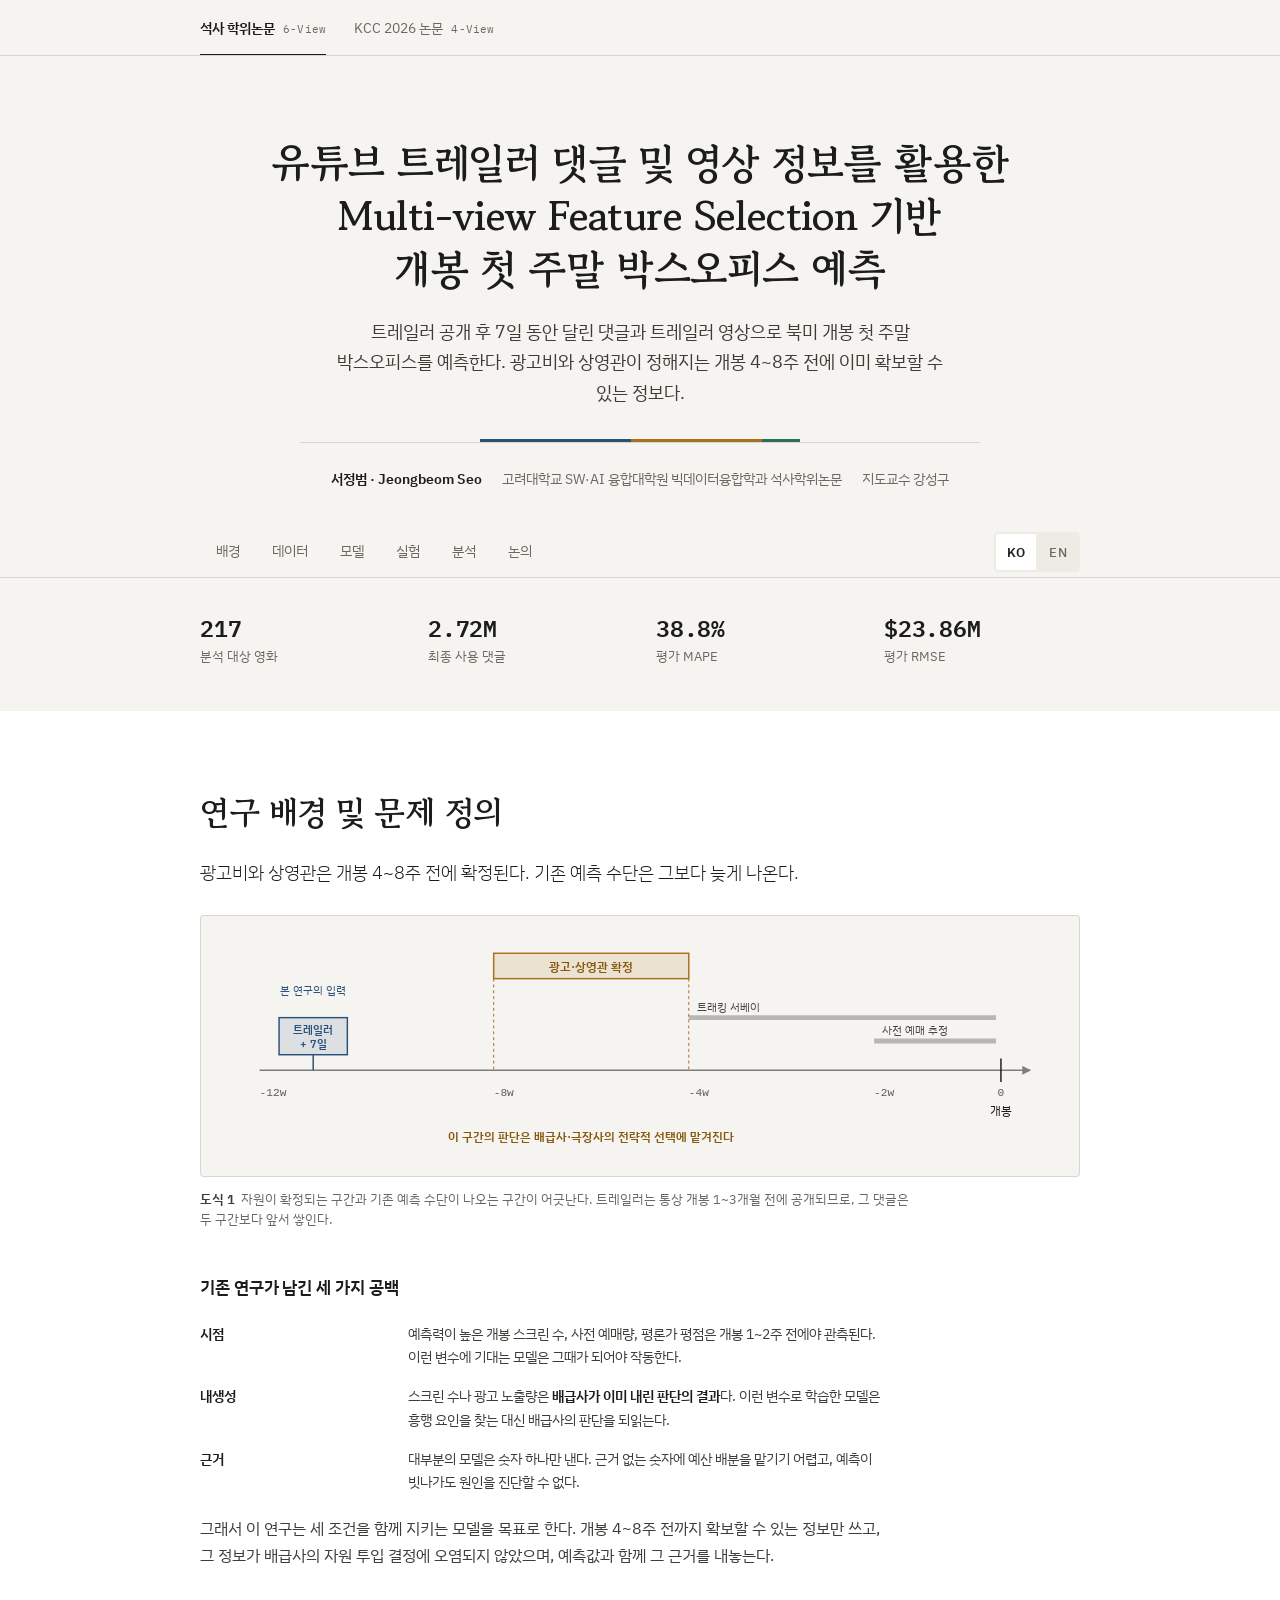
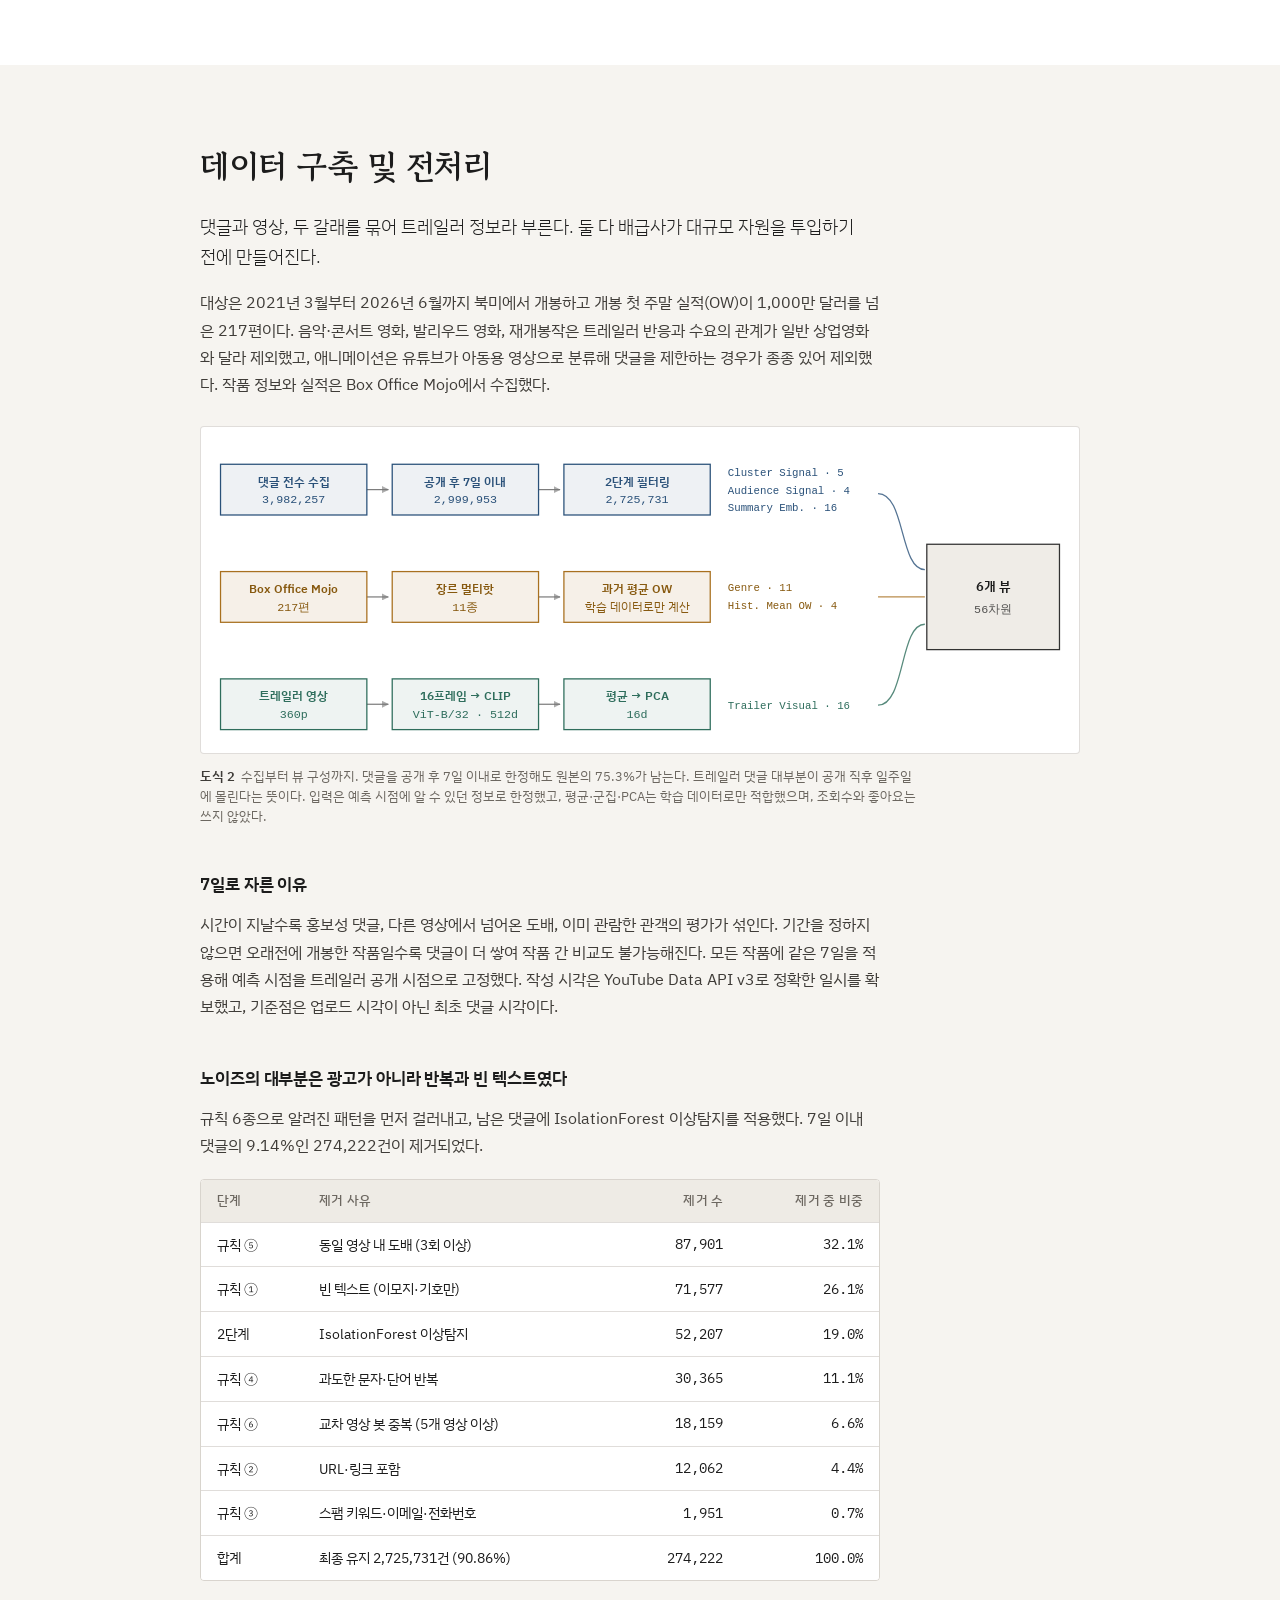
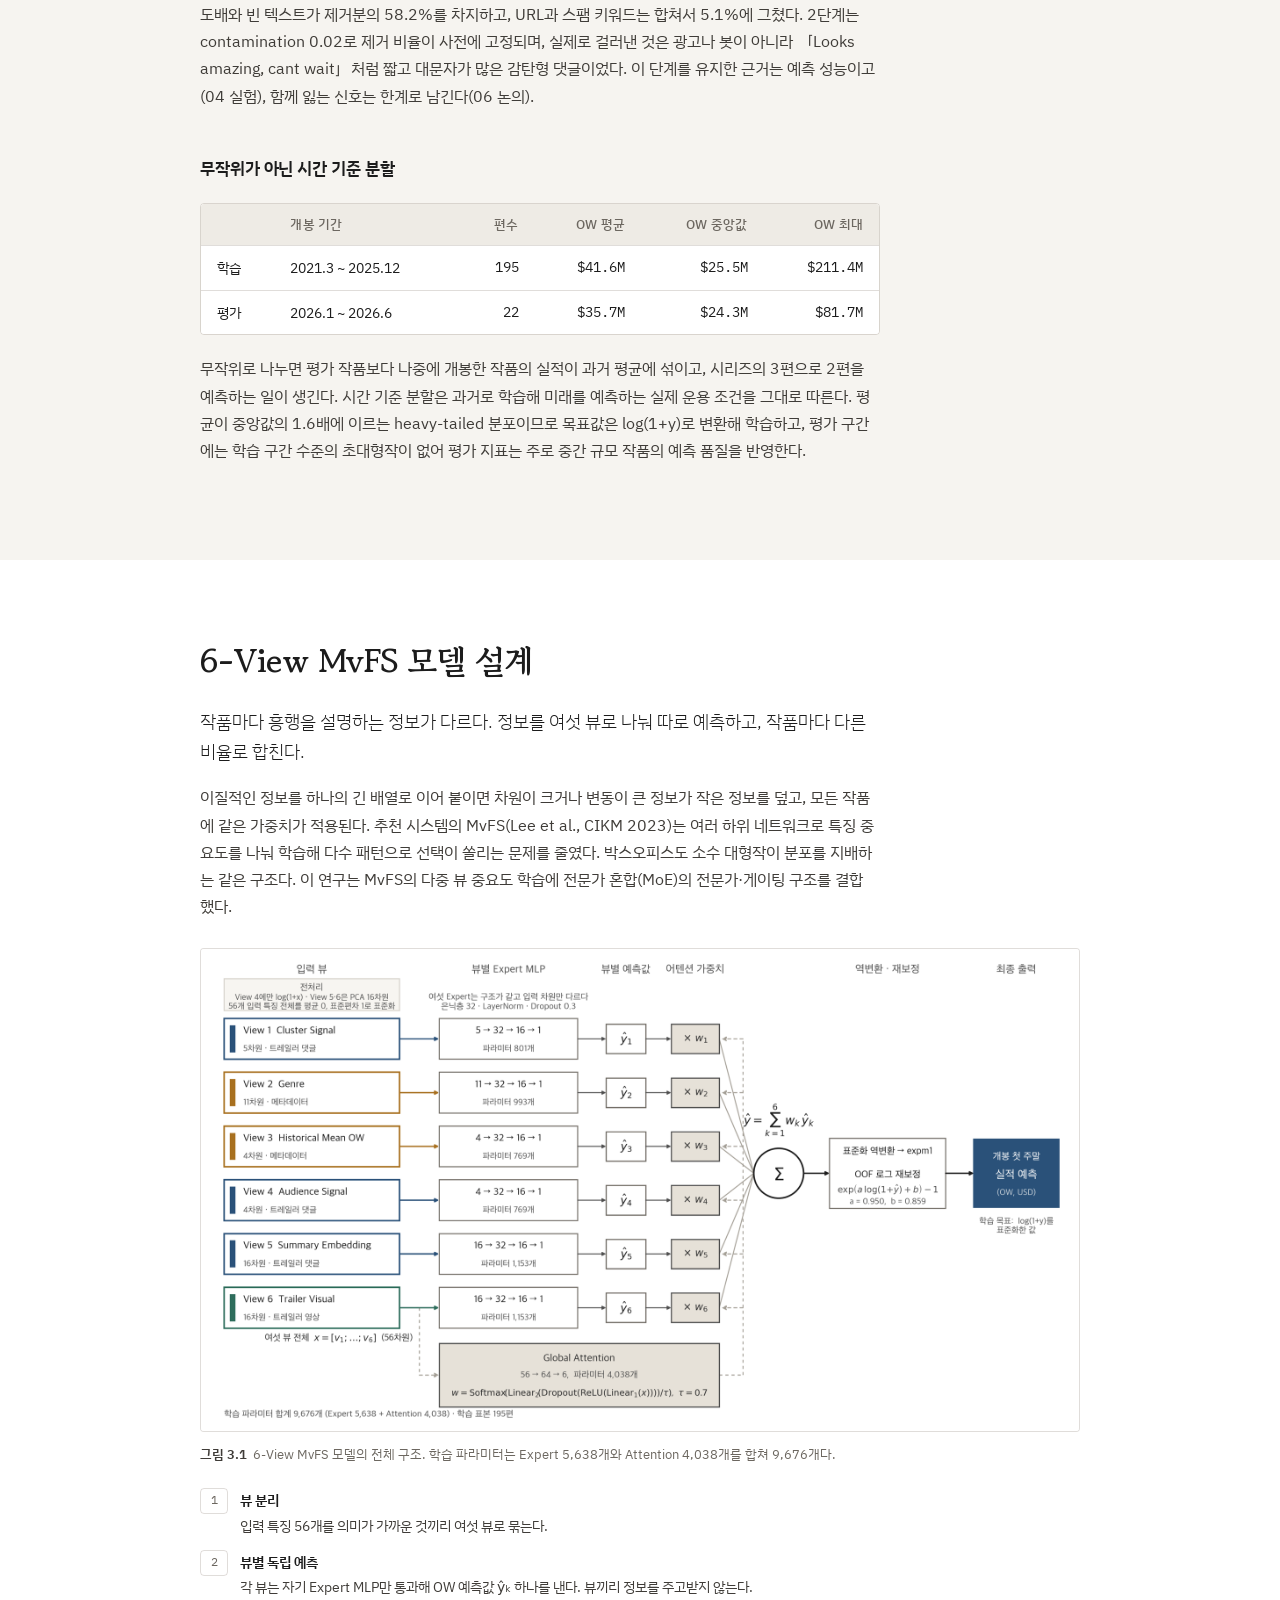
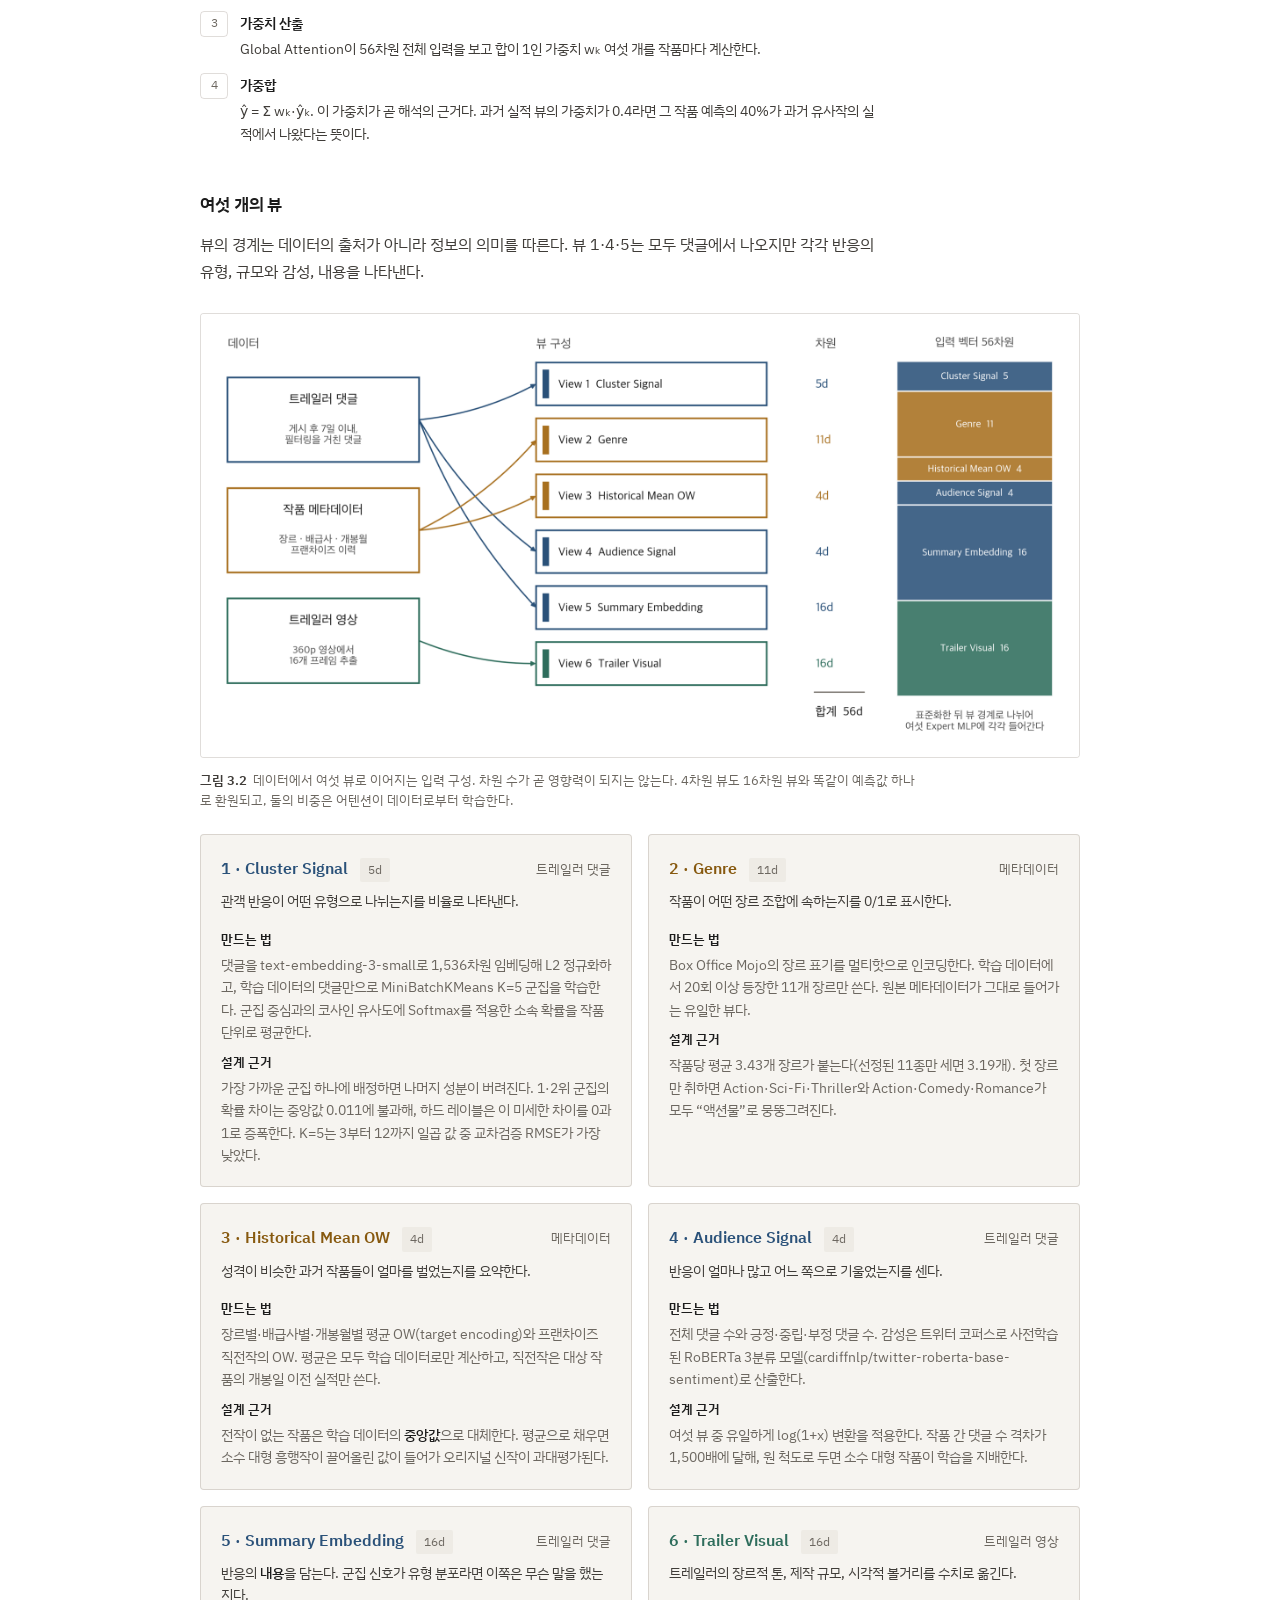
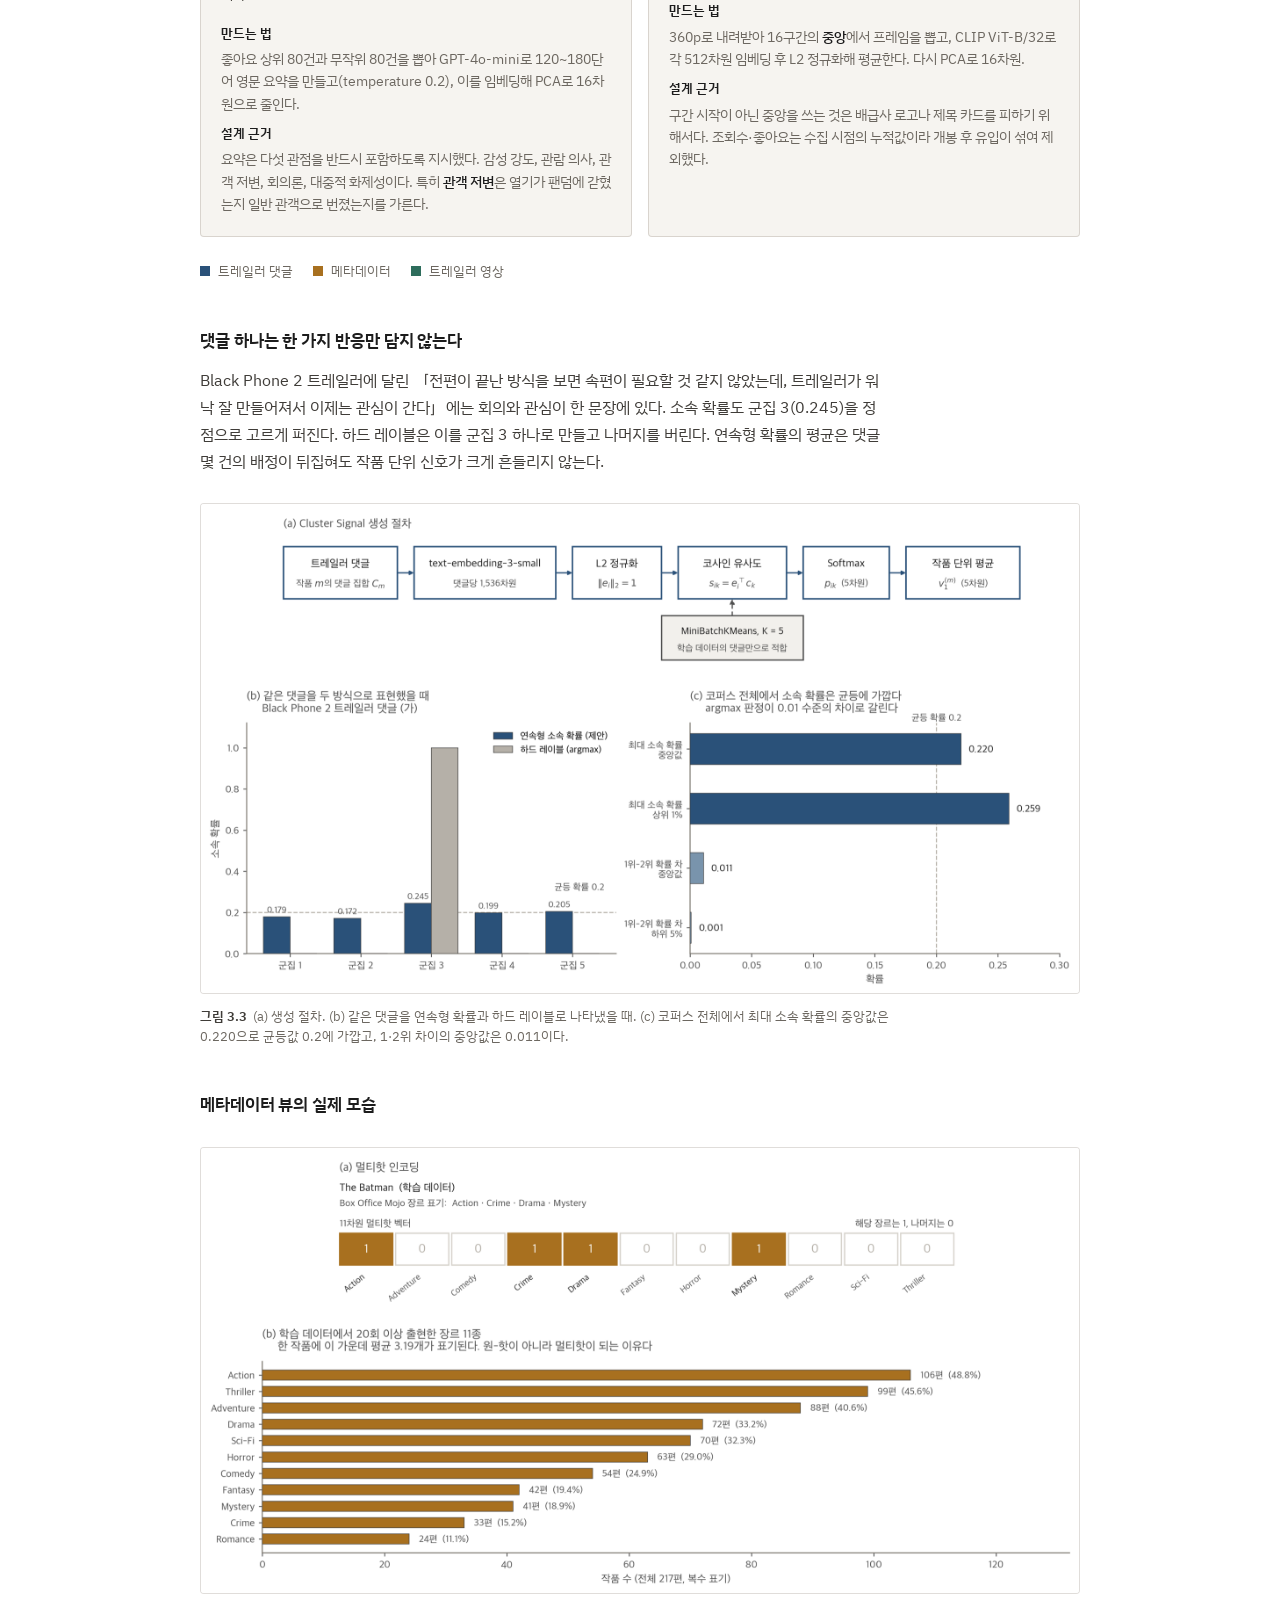
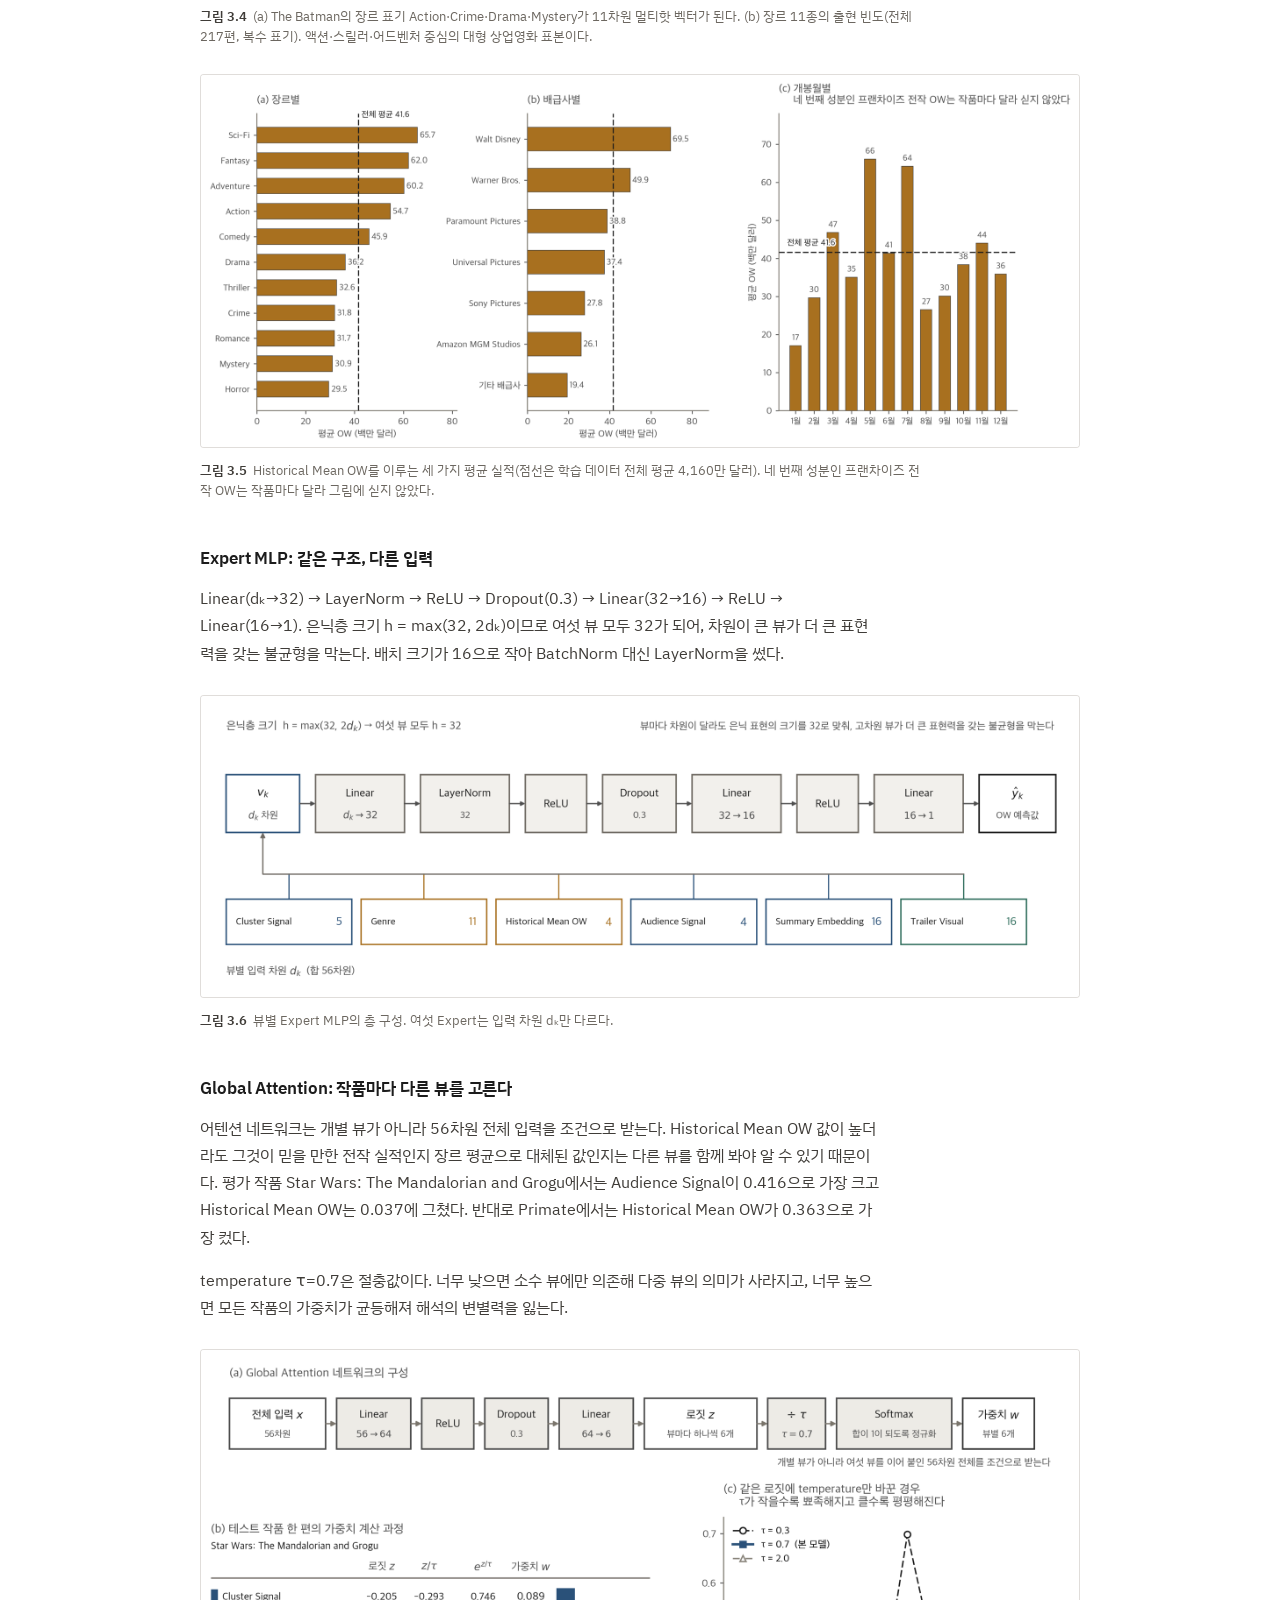
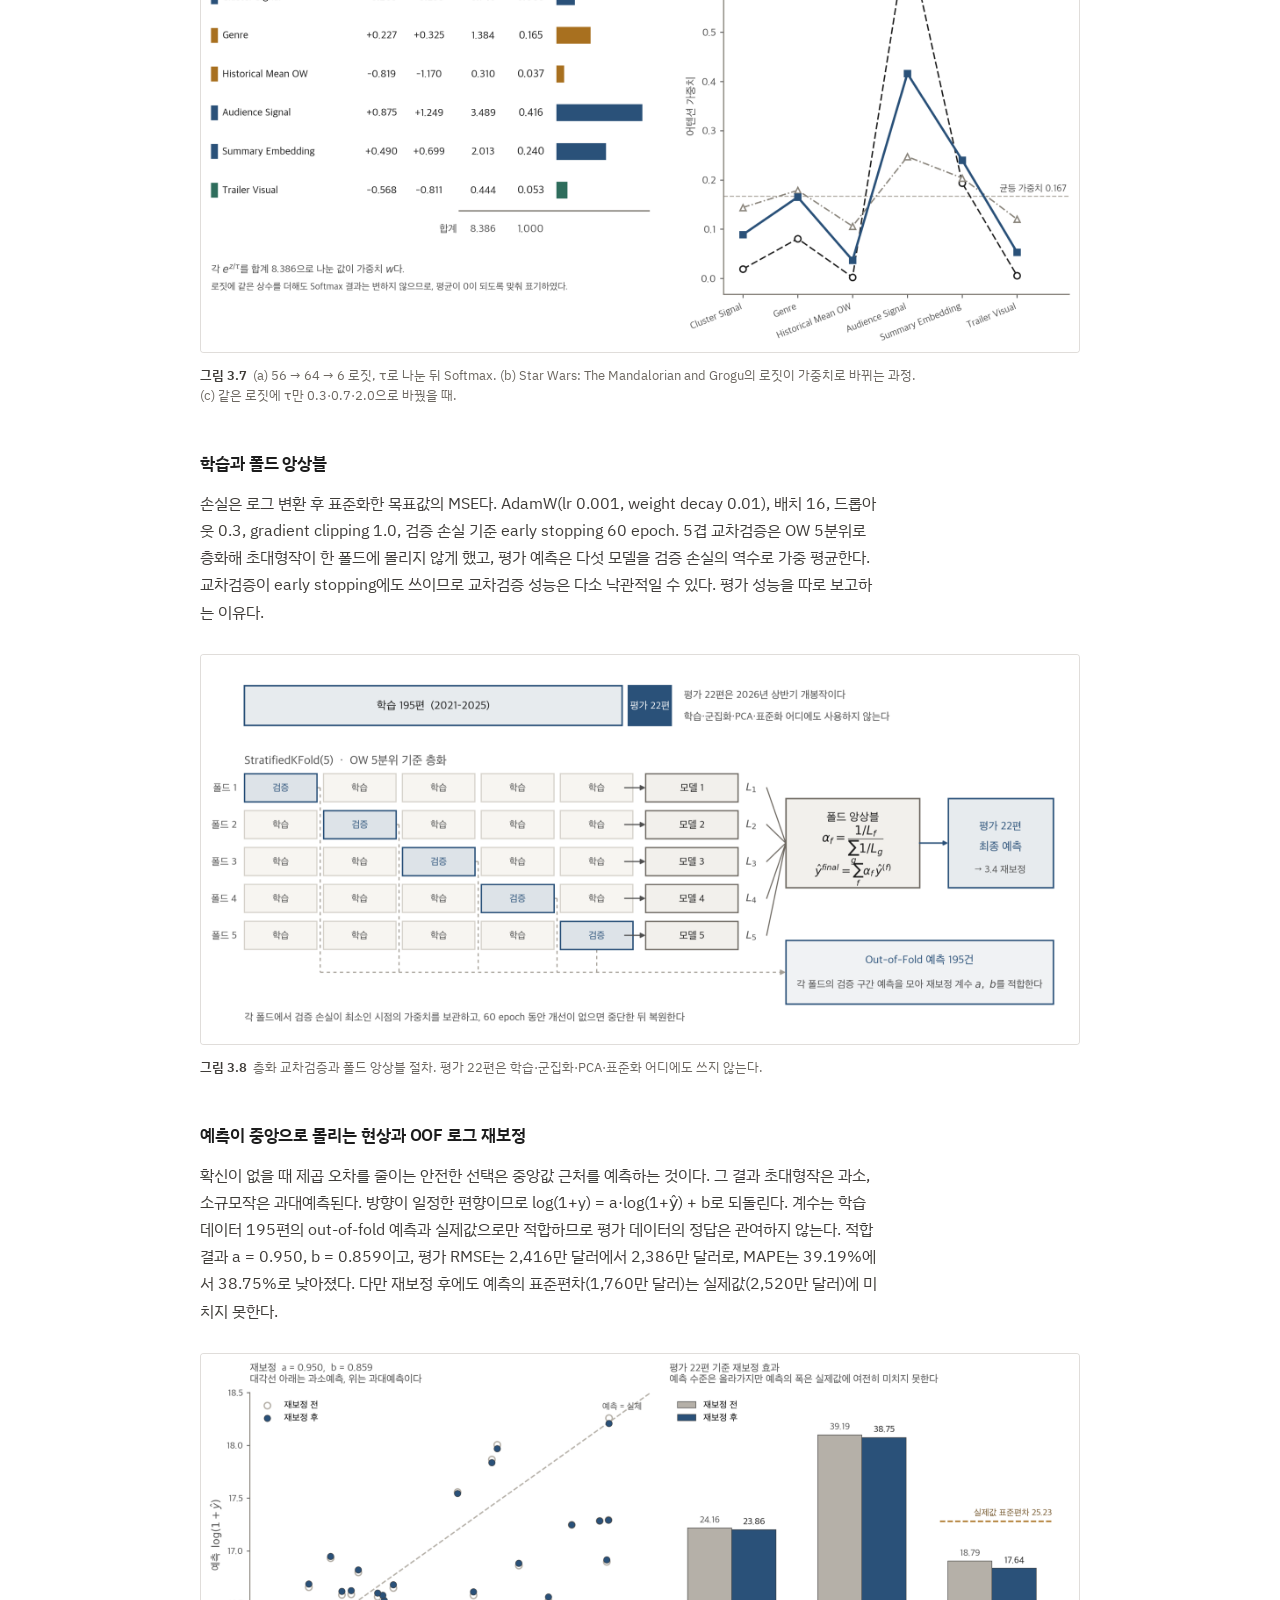
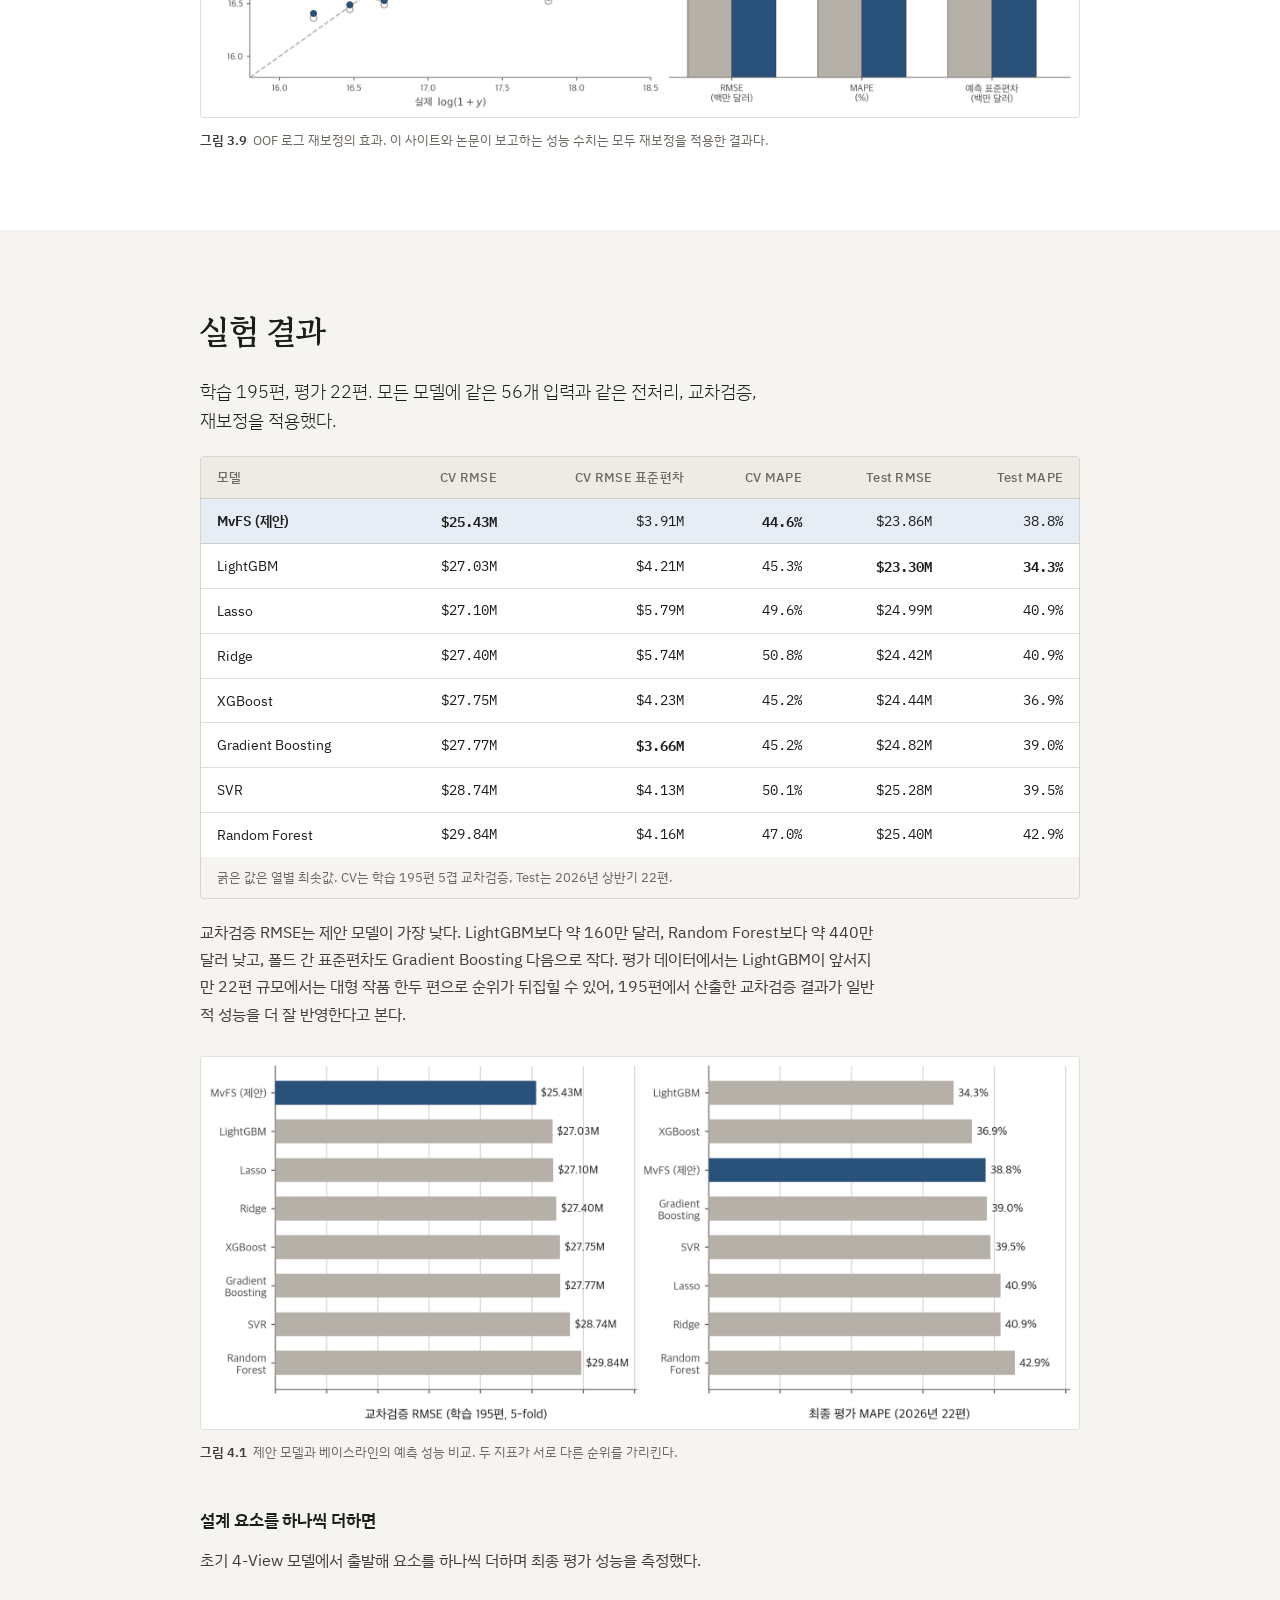
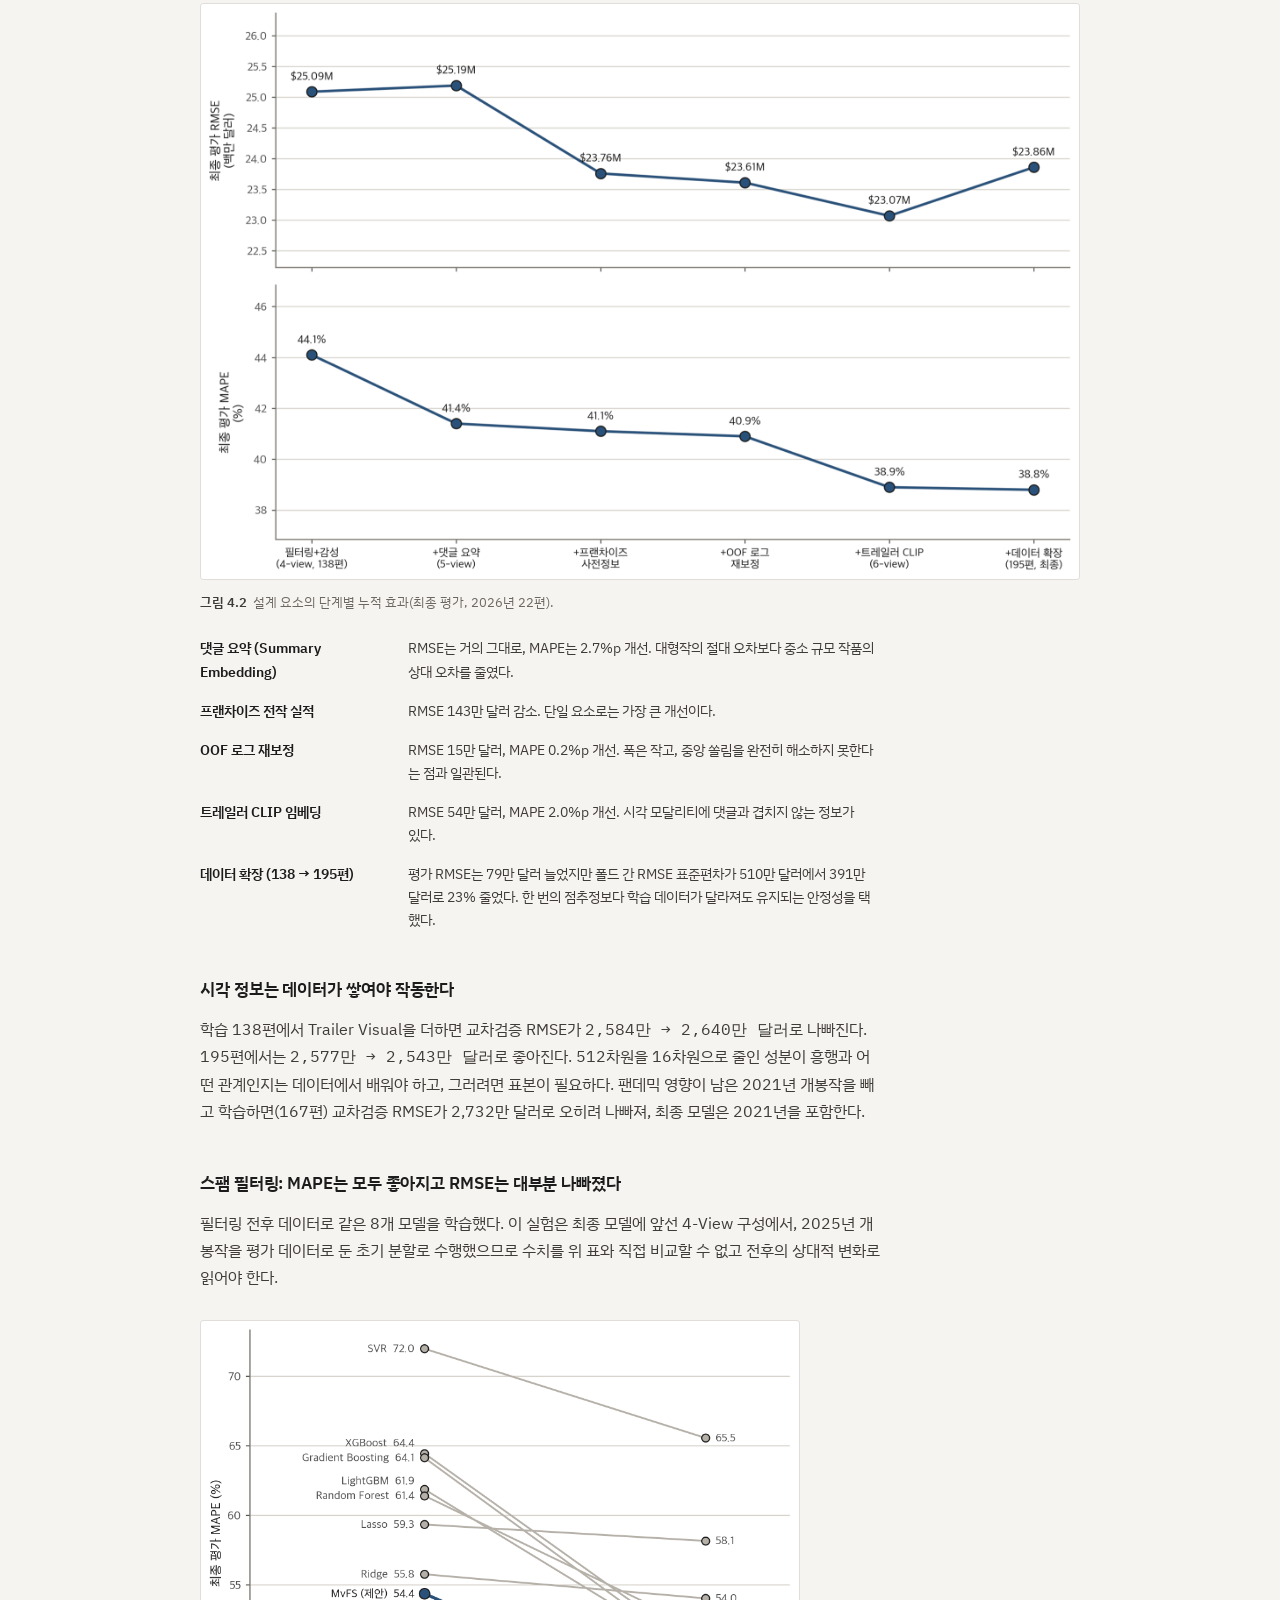
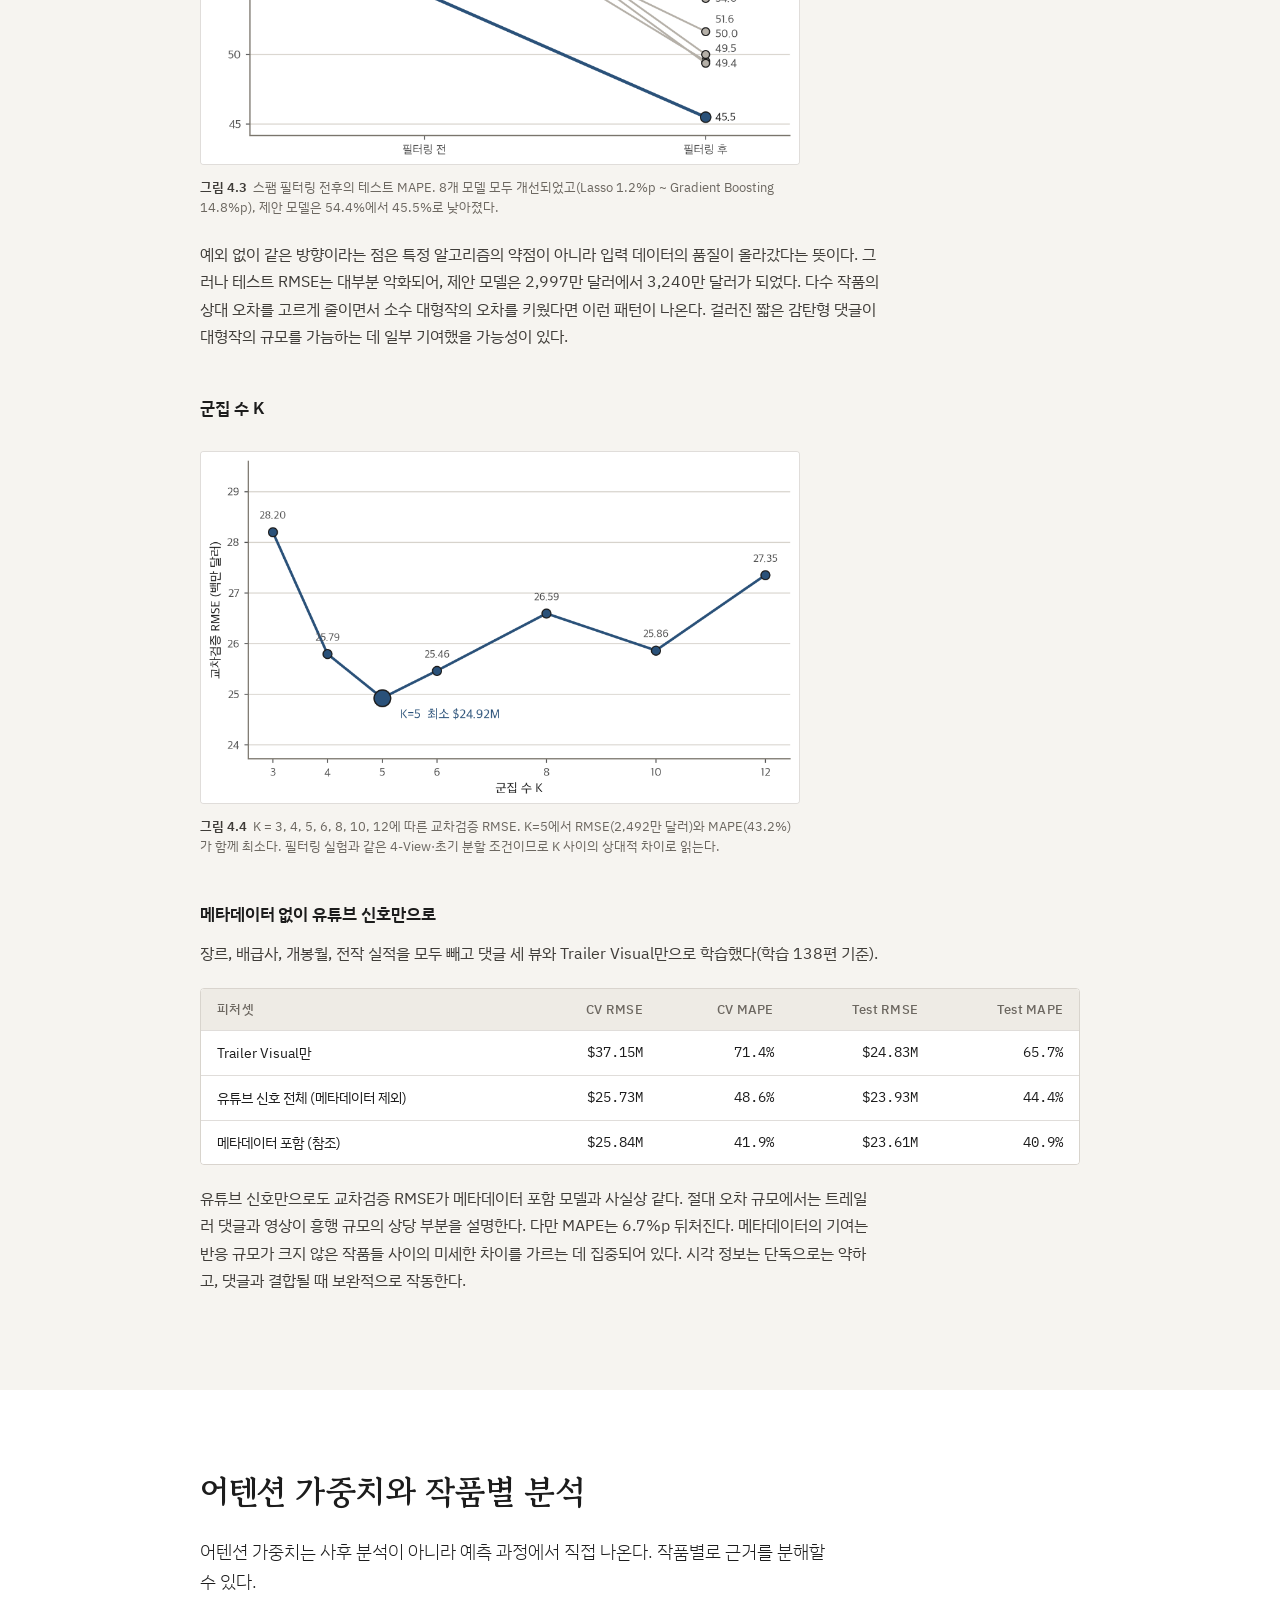
<file: index.html>
<!doctype html>
<html lang="ko">
<head>
<meta charset="utf-8">
<meta name="viewport" content="width=device-width, initial-scale=1, viewport-fit=cover">
<title>유튜브 트레일러 댓글 및 영상 정보를 활용한 Multi-view Feature Selection 기반 개봉 첫 주말 박스오피스 예측</title>
<meta name="description" content="트레일러 공개 후 7일 이내의 댓글과 트레일러 영상으로 북미 개봉 첫 주말 박스오피스를 예측하는 6-View MvFS 모델.">
<meta name="author" content="서정범 Jeongbeom Seo">
<meta property="og:type" content="website">
<meta property="og:url" content="https://jbseooo.github.io/trailer-ow-prediction/">
<meta property="og:title" content="유튜브 트레일러 댓글 및 영상 정보를 활용한 Multi-view Feature Selection 기반 개봉 첫 주말 박스오피스 예측">
<meta property="og:description" content="트레일러 공개 후 7일 이내의 댓글과 트레일러 영상으로 북미 개봉 첫 주말 박스오피스를 예측하는 6-View MvFS 모델.">
<meta property="og:image" content="https://jbseooo.github.io/trailer-ow-prediction/fig/f3-1-architecture.png">
<meta name="twitter:card" content="summary_large_image">
<link rel="icon" href="data:image/svg+xml,%3Csvg xmlns='http://www.w3.org/2000/svg' viewBox='0 0 16 16'%3E%3Crect width='16' height='16' rx='2' fill='%232a5179'/%3E%3Crect x='3' y='4' width='10' height='2' fill='white'/%3E%3Crect x='3' y='7.5' width='7' height='2' fill='white' opacity='.75'/%3E%3Crect x='3' y='11' width='4' height='2' fill='white' opacity='.5'/%3E%3C/svg%3E">
<link rel="preconnect" href="https://fonts.googleapis.com">
<link rel="preconnect" href="https://fonts.gstatic.com" crossorigin>
<link rel="stylesheet" href="https://fonts.googleapis.com/css2?family=Gowun+Batang:wght@400;700&family=IBM+Plex+Sans+KR:wght@300;400;500;600&family=IBM+Plex+Mono:wght@400;500;600&display=swap">
<link rel="stylesheet" href="site.css">
</head>
<body>
<a class="skip" href="#main"><span class="ko">본문 바로가기</span><span class="en">Skip to content</span></a>

<div class="tabbar"><div class="wrap">
  <nav aria-label="논문 버전">
    <a href="./" aria-current="page"><span class="ko">석사 학위논문</span><span class="en">Master&rsquo;s Thesis</span><span class="t">6-View</span></a>
    <a href="kcc.html"><span class="ko">KCC 2026 논문</span><span class="en">KCC 2026 Paper</span><span class="t">4-View</span></a>
  </nav>
</div></div>

<div class="wrap">
  <header class="hero">
    <h1><span class="ko">유튜브 트레일러 댓글 및 영상 정보를 활용한 <br><span style="white-space:nowrap">Multi-view</span> Feature Selection 기반 <br>개봉 첫 주말 박스오피스 예측</span><span class="en">Opening Weekend Box Office Prediction <br>Based on <span style="white-space:nowrap">Multi-View</span> Feature Selection <br>Using YouTube Trailer Comments and Video</span></h1>
    <p class="sub"><span class="ko">트레일러 공개 후 7일 동안 달린 댓글과 트레일러 영상으로 북미 개봉 첫 주말 박스오피스를 예측한다. 광고비와 상영관이 정해지는 개봉 4~8주 전에 이미 확보할 수 있는 정보다.</span><span class="en">We forecast North American opening weekend box office from comments posted in the first seven days after a trailer&rsquo;s release and from the trailer footage itself. This information already exists four to eight weeks before release, when ad budgets and screens are being decided.</span></p>
    <div class="band"><i></i><i></i><i></i></div>
    <div class="byline">
      <span><b>서정범 &middot; Jeongbeom Seo</b></span>
      <span class="ko">고려대학교 SW·AI 융합대학원 빅데이터융합학과 석사학위논문</span><span class="en">Master&rsquo;s thesis, Dept. of Big Data Convergence, Korea University</span>
      <span class="ko">지도교수 강성구</span><span class="en">Advisor: Prof. SeongKu Kang</span>
    </div>
  </header>
</div>

<nav class="toc" aria-label="섹션 목차">
  <div class="navin">
    <ul>
      <li><a href="#problem"><span class="ko">배경</span><span class="en">Background</span></a></li>
      <li><a href="#data"><span class="ko">데이터</span><span class="en">Data</span></a></li>
      <li><a href="#model"><span class="ko">모델</span><span class="en">Model</span></a></li>
      <li><a href="#results"><span class="ko">실험</span><span class="en">Experiments</span></a></li>
      <li><a href="#attention"><span class="ko">분석</span><span class="en">Analysis</span></a></li>
      <li><a href="#limits"><span class="ko">논의</span><span class="en">Discussion</span></a></li>
    </ul>
    <div class="langsw" role="group" aria-label="언어 Language">
      <button type="button" data-lang-set="ko" aria-pressed="true">KO</button>
      <button type="button" data-lang-set="en" aria-pressed="false">EN</button>
    </div>
  </div>
</nav>

<main id="main">
<div class="wrap">
  <div class="stats">
    <div class="stat"><span class="k">217</span><span class="l"><span class="ko">분석 대상 영화</span><span class="en">films analyzed</span></span></div>
    <div class="stat"><span class="k">2.72M</span><span class="l"><span class="ko">최종 사용 댓글</span><span class="en">comments used</span></span></div>
    <div class="stat"><span class="k">38.8%</span><span class="l"><span class="ko">평가 MAPE</span><span class="en">test MAPE</span></span></div>
    <div class="stat"><span class="k">$23.86M</span><span class="l"><span class="ko">평가 RMSE</span><span class="en">test RMSE</span></span></div>
  </div>
</div>

<!-- ───────────────────────── 01 배경 ───────────────────────── -->
<section id="problem" class="alt"><div class="wrap">
    <div class="shead"><h2><span class="ko">연구 배경 및 문제 정의</span><span class="en">Background and Problem Definition</span></h2></div>
    <div class="col">
      <p class="lead"><span class="ko">광고비와 상영관은 개봉 4~8주 전에 확정된다. 기존 예측 수단은 그보다 늦게 나온다.</span><span class="en">Ad budgets and screen counts are locked four to eight weeks before release. Existing forecasting tools arrive later than that.</span></p>
    </div>

    <figure>
      <div class="figscroll"><svg viewBox="0 0 900 250" role="img" aria-label="개봉 전 타임라인: 자원 배분은 개봉 4~8주 전에 확정되지만 트래킹 서베이와 예매 추정은 그 이후에야 가능하다">
        <defs><marker id="ar" viewBox="0 0 10 10" refX="9" refY="5" markerWidth="6" markerHeight="6" orient="auto"><path d="M0 0 10 5 0 10z" fill="currentColor"/></marker></defs>
        <line x1="60" y1="150" x2="850" y2="150" stroke="currentColor" stroke-width="1.5" marker-end="url(#ar)" opacity=".55"/>
        <text x="60" y="176" font-size="11.5" fill="currentColor" opacity=".7" font-family="monospace">-12w</text>
        <text x="300" y="176" font-size="11.5" fill="currentColor" opacity=".7" font-family="monospace">-8w</text>
        <text x="500" y="176" font-size="11.5" fill="currentColor" opacity=".7" font-family="monospace">-4w</text>
        <text x="690" y="176" font-size="11.5" fill="currentColor" opacity=".7" font-family="monospace">-2w</text>
        <text x="820" y="176" font-size="11.5" fill="currentColor" opacity=".7" font-family="monospace" text-anchor="middle">0</text>
        <line x1="820" y1="138" x2="820" y2="162" stroke="currentColor" stroke-width="1.5"/>
        <text x="820" y="196" font-size="12" fill="currentColor" text-anchor="middle" class="ko">개봉</text>
        <text x="820" y="196" font-size="12" fill="currentColor" text-anchor="middle" class="en">Release</text>

        <rect x="80" y="96" width="70" height="38" fill="var(--cmt)" opacity=".12"/>
        <rect x="80" y="96" width="70" height="38" fill="none" stroke="var(--cmt)" stroke-width="1.5"/>
        <text x="115" y="113" font-size="11.5" fill="var(--cmt)" text-anchor="middle" font-weight="600" class="ko">트레일러</text>
        <text x="115" y="113" font-size="11.5" fill="var(--cmt)" text-anchor="middle" font-weight="600" class="en">Trailer</text>
        <text x="115" y="127" font-size="11.5" fill="var(--cmt)" text-anchor="middle" font-weight="600" class="ko">+ 7일</text>
        <text x="115" y="127" font-size="11.5" fill="var(--cmt)" text-anchor="middle" font-weight="600" class="en">+ 7 days</text>
        <line x1="115" y1="134" x2="115" y2="150" stroke="var(--cmt)" stroke-width="1.5"/>
        <text x="115" y="72" font-size="11.5" fill="var(--cmt)" text-anchor="middle" class="ko">본 연구의 입력</text>
        <text x="115" y="72" font-size="11.5" fill="var(--cmt)" text-anchor="middle" class="en">our input</text>

        <rect x="300" y="30" width="200" height="26" fill="var(--meta)" opacity=".14"/>
        <rect x="300" y="30" width="200" height="26" fill="none" stroke="var(--meta)" stroke-width="1.5"/>
        <text x="400" y="48" font-size="12" class="svgmeta ko" text-anchor="middle" font-weight="600">광고·상영관 확정</text>
        <text x="400" y="48" font-size="12" class="svgmeta en" text-anchor="middle" font-weight="600">ads &amp; screens locked</text>
        <line x1="300" y1="56" x2="300" y2="150" stroke="var(--meta)" stroke-width="1" stroke-dasharray="3 3"/>
        <line x1="500" y1="56" x2="500" y2="150" stroke="var(--meta)" stroke-width="1" stroke-dasharray="3 3"/>

        <line x1="500" y1="96" x2="815" y2="96" stroke="currentColor" stroke-width="5" opacity=".28"/>
        <text x="508" y="89" font-size="11.5" fill="currentColor" opacity=".8" class="ko">트래킹 서베이</text>
        <text x="508" y="89" font-size="11.5" fill="currentColor" opacity=".8" class="en">tracking survey</text>
        <line x1="690" y1="120" x2="815" y2="120" stroke="currentColor" stroke-width="5" opacity=".28"/>
        <text x="698" y="113" font-size="11.5" fill="currentColor" opacity=".8" class="ko">사전 예매 추정</text>
        <text x="698" y="113" font-size="11.5" fill="currentColor" opacity=".8" class="en">presales estimate</text>

        <text x="400" y="222" font-size="12" class="svgmeta ko" text-anchor="middle" font-weight="600">이 구간의 판단은 배급사·극장사의 전략적 선택에 맡겨진다</text>
        <text x="400" y="222" font-size="12" class="svgmeta en" text-anchor="middle" font-weight="600">decisions here rest on distributor and exhibitor judgment</text>
      </svg></div>
      <figcaption><b class="ko">도식 1</b><b class="en">Diagram 1</b><span class="ko">자원이 확정되는 구간과 기존 예측 수단이 나오는 구간이 어긋난다. 트레일러는 통상 개봉 1~3개월 전에 공개되므로, 그 댓글은 두 구간보다 앞서 쌓인다.</span><span class="en">The window where resources are committed does not overlap with the window where forecasts become available. Trailers usually go live one to three months before release, so their comments accumulate ahead of both.</span></figcaption>
    </figure>

    <div class="col">
      <h3><span class="ko">기존 연구가 남긴 세 가지 공백</span><span class="en">Three gaps in prior work</span></h3>
      <ul class="pts">
        <li><b><span class="ko">시점</span><span class="en">Timing</span></b><span class="ko">예측력이 높은 개봉 스크린 수, 사전 예매량, 평론가 평점은 개봉 1~2주 전에야 관측된다. 이런 변수에 기대는 모델은 그때가 되어야 작동한다.</span><span class="en">The strongest predictors (opening screens, presales, critic scores) only appear one to two weeks before release. Models that rely on them cannot run any earlier.</span></li>
        <li><b><span class="ko">내생성</span><span class="en">Endogeneity</span></b><span class="ko">스크린 수나 광고 노출량은 <strong>배급사가 이미 내린 판단의 결과</strong>다. 이런 변수로 학습한 모델은 흥행 요인을 찾는 대신 배급사의 판단을 되읽는다.</span><span class="en">Screen counts and ad impressions are <strong>outcomes of decisions the distributor already made</strong>. A model trained on them reads back the distributor&rsquo;s judgment instead of finding what drives revenue.</span></li>
        <li><b><span class="ko">근거</span><span class="en">Explanation</span></b><span class="ko">대부분의 모델은 숫자 하나만 낸다. 근거 없는 숫자에 예산 배분을 맡기기 어렵고, 예측이 빗나가도 원인을 진단할 수 없다.</span><span class="en">Most models output a single number. It is hard to commit a budget to an unexplained number, and when it misses there is no way to diagnose why.</span></li>
      </ul>
      <p style="margin-top:22px"><span class="ko">그래서 이 연구는 세 조건을 함께 지키는 모델을 목표로 한다. 개봉 4~8주 전까지 확보할 수 있는 정보만 쓰고, 그 정보가 배급사의 자원 투입 결정에 오염되지 않았으며, 예측값과 함께 그 근거를 내놓는다.</span><span class="en">This study therefore aims for a model that meets all three conditions at once: it uses only information available four to eight weeks before release, that information is untouched by the distributor&rsquo;s spending decisions, and every prediction comes with its rationale.</span></p>
    </div>
</div></section>

<!-- ───────────────────────── 02 데이터 ───────────────────────── -->
<section id="data"><div class="wrap">
    <div class="shead"><h2><span class="ko">데이터 구축 및 전처리</span><span class="en">Data Construction and Preprocessing</span></h2></div>
    <div class="col">
      <p class="lead"><span class="ko">댓글과 영상, 두 갈래를 묶어 트레일러 정보라 부른다. 둘 다 배급사가 대규모 자원을 투입하기 전에 만들어진다.</span><span class="en">Comments and footage: together we call them trailer information. Both exist before the distributor commits major resources.</span></p>
      <p><span class="ko">대상은 2021년 3월부터 2026년 6월까지 북미에서 개봉하고 개봉 첫 주말 실적(OW)이 1,000만 달러를 넘은 217편이다. 음악·콘서트 영화, 발리우드 영화, 재개봉작은 트레일러 반응과 수요의 관계가 일반 상업영화와 달라 제외했고, 애니메이션은 유튜브가 아동용 영상으로 분류해 댓글을 제한하는 경우가 종종 있어 제외했다. 작품 정보와 실적은 Box Office Mojo에서 수집했다.</span><span class="en">The sample is 217 films released in North America between March 2021 and June 2026 with an opening weekend (OW) above $10M. Music and concert films, Bollywood titles and re-releases were excluded because the link between trailer reaction and demand works differently for them; animation was excluded because YouTube sometimes classifies it as children&rsquo;s content and restricts comments. Film metadata and grosses come from Box Office Mojo.</span></p>
    </div>

    <figure>
      <div class="figscroll"><svg viewBox="0 0 900 318" role="img" aria-label="데이터 파이프라인: 댓글은 7일 제한과 2단계 필터를 거쳐 세 개 뷰로, 메타데이터는 두 개 뷰로, 영상은 프레임 샘플링과 CLIP을 거쳐 한 개 뷰로 이어져 56차원 입력이 된다">
        <defs><marker id="a2" viewBox="0 0 10 10" refX="9" refY="5" markerWidth="6" markerHeight="6" orient="auto"><path d="M0 0 10 5 0 10z" fill="currentColor" opacity=".6"/></marker></defs>
        <g stroke="currentColor" stroke-width="1.2" opacity=".6" marker-end="url(#a2)">
          <line x1="170" y1="56" x2="192" y2="56"/><line x1="346" y1="56" x2="368" y2="56"/>
          <line x1="170" y1="166" x2="192" y2="166"/><line x1="346" y1="166" x2="368" y2="166"/>
          <line x1="170" y1="276" x2="192" y2="276"/><line x1="346" y1="276" x2="368" y2="276"/>
        </g>

        <!-- 댓글 -->
        <g font-size="12" text-anchor="middle">
          <rect x="20" y="30" width="150" height="52" fill="var(--cmt)" opacity=".08"/><rect x="20" y="30" width="150" height="52" fill="none" stroke="var(--cmt)" stroke-width="1.3"/>
          <text x="95" y="52" fill="var(--cmt)" font-weight="600" class="ko">댓글 전수 수집</text><text x="95" y="52" fill="var(--cmt)" font-weight="600" class="en">all comments</text>
          <text x="95" y="70" fill="var(--cmt)" font-family="monospace">3,982,257</text>
          <rect x="196" y="30" width="150" height="52" fill="var(--cmt)" opacity=".08"/><rect x="196" y="30" width="150" height="52" fill="none" stroke="var(--cmt)" stroke-width="1.3"/>
          <text x="271" y="52" fill="var(--cmt)" font-weight="600" class="ko">공개 후 7일 이내</text><text x="271" y="52" fill="var(--cmt)" font-weight="600" class="en">first 7 days</text>
          <text x="271" y="70" fill="var(--cmt)" font-family="monospace">2,999,953</text>
          <rect x="372" y="30" width="150" height="52" fill="var(--cmt)" opacity=".08"/><rect x="372" y="30" width="150" height="52" fill="none" stroke="var(--cmt)" stroke-width="1.3"/>
          <text x="447" y="52" fill="var(--cmt)" font-weight="600" class="ko">2단계 필터링</text><text x="447" y="52" fill="var(--cmt)" font-weight="600" class="en">2-stage filter</text>
          <text x="447" y="70" fill="var(--cmt)" font-family="monospace">2,725,731</text>
        </g>
        <g font-size="11" font-family="monospace" fill="var(--cmt)">
          <text x="540" y="42">Cluster Signal · 5</text>
          <text x="540" y="60">Audience Signal · 4</text>
          <text x="540" y="78">Summary Emb. · 16</text>
        </g>

        <!-- 메타데이터 -->
        <g font-size="12" text-anchor="middle">
          <rect x="20" y="140" width="150" height="52" fill="var(--meta)" opacity=".1"/><rect x="20" y="140" width="150" height="52" fill="none" stroke="var(--meta)" stroke-width="1.3"/>
          <text x="95" y="162" class="svgmeta" font-weight="600">Box Office Mojo</text>
          <text x="95" y="180" class="svgmeta ko" font-family="monospace">217편</text><text x="95" y="180" class="svgmeta en" font-family="monospace">217 films</text>
          <rect x="196" y="140" width="150" height="52" fill="var(--meta)" opacity=".1"/><rect x="196" y="140" width="150" height="52" fill="none" stroke="var(--meta)" stroke-width="1.3"/>
          <text x="271" y="162" class="svgmeta ko" font-weight="600">장르 멀티핫</text><text x="271" y="162" class="svgmeta en" font-weight="600">multi-hot genres</text>
          <text x="271" y="180" class="svgmeta ko" font-family="monospace">11종</text><text x="271" y="180" class="svgmeta en" font-family="monospace">11 genres</text>
          <rect x="372" y="140" width="150" height="52" fill="var(--meta)" opacity=".1"/><rect x="372" y="140" width="150" height="52" fill="none" stroke="var(--meta)" stroke-width="1.3"/>
          <text x="447" y="162" class="svgmeta ko" font-weight="600">과거 평균 OW</text><text x="447" y="162" class="svgmeta en" font-weight="600">historical mean OW</text>
          <text x="447" y="180" class="svgmeta ko">학습 데이터로만 계산</text><text x="447" y="180" class="svgmeta en">training data only</text>
        </g>
        <g font-size="11" font-family="monospace" class="svgmeta">
          <text x="540" y="160">Genre · 11</text>
          <text x="540" y="178">Hist. Mean OW · 4</text>
        </g>

        <!-- 영상 -->
        <g font-size="12" text-anchor="middle">
          <rect x="20" y="250" width="150" height="52" fill="var(--vis)" opacity=".08"/><rect x="20" y="250" width="150" height="52" fill="none" stroke="var(--vis)" stroke-width="1.3"/>
          <text x="95" y="272" fill="var(--vis)" font-weight="600" class="ko">트레일러 영상</text><text x="95" y="272" fill="var(--vis)" font-weight="600" class="en">trailer video</text>
          <text x="95" y="290" fill="var(--vis)" font-family="monospace">360p</text>
          <rect x="196" y="250" width="150" height="52" fill="var(--vis)" opacity=".08"/><rect x="196" y="250" width="150" height="52" fill="none" stroke="var(--vis)" stroke-width="1.3"/>
          <text x="271" y="272" fill="var(--vis)" font-weight="600" class="ko">16프레임 → CLIP</text><text x="271" y="272" fill="var(--vis)" font-weight="600" class="en">16 frames → CLIP</text>
          <text x="271" y="290" fill="var(--vis)" font-family="monospace">ViT-B/32 · 512d</text>
          <rect x="372" y="250" width="150" height="52" fill="var(--vis)" opacity=".08"/><rect x="372" y="250" width="150" height="52" fill="none" stroke="var(--vis)" stroke-width="1.3"/>
          <text x="447" y="272" fill="var(--vis)" font-weight="600" class="ko">평균 → PCA</text><text x="447" y="272" fill="var(--vis)" font-weight="600" class="en">mean-pool → PCA</text>
          <text x="447" y="290" fill="var(--vis)" font-family="monospace">16d</text>
        </g>
        <text x="540" y="281" font-size="11" font-family="monospace" fill="var(--vis)">Trailer Visual · 16</text>

        <!-- 합류 -->
        <path class="flow" pathLength="1" d="M694 60 C722 60 716 138 742 138" fill="none" stroke="var(--cmt)" stroke-width="1.3" opacity=".8"/>
        <path class="flow" pathLength="1" d="M694 166 L742 166" fill="none" stroke="var(--meta)" stroke-width="1.3" opacity=".8"/>
        <path class="flow" pathLength="1" d="M694 277 C722 277 716 194 742 194" fill="none" stroke="var(--vis)" stroke-width="1.3" opacity=".8"/>
        <rect x="744" y="112" width="136" height="108" fill="var(--surface-2)" stroke="currentColor" stroke-width="1.3" opacity=".9"/>
        <text x="812" y="160" font-size="13" fill="currentColor" text-anchor="middle" font-weight="600" class="ko">6개 뷰</text>
        <text x="812" y="160" font-size="13" fill="currentColor" text-anchor="middle" font-weight="600" class="en">6 views</text>
        <text x="812" y="182" font-size="12" fill="currentColor" text-anchor="middle" font-family="monospace" opacity=".75" class="ko">56차원</text>
        <text x="812" y="182" font-size="12" fill="currentColor" text-anchor="middle" font-family="monospace" opacity=".75" class="en">56 dims</text>
      </svg></div>
      <figcaption><b class="ko">도식 2</b><b class="en">Diagram 2</b><span class="ko">수집부터 뷰 구성까지. 댓글을 공개 후 7일 이내로 한정해도 원본의 75.3%가 남는다. 트레일러 댓글 대부분이 공개 직후 일주일에 몰린다는 뜻이다. 입력은 예측 시점에 알 수 있던 정보로 한정했고, 평균·군집·PCA는 학습 데이터로만 적합했으며, 조회수와 좋아요는 쓰지 않았다.</span><span class="en">From collection to views. Keeping only comments from the first seven days still retains 75.3% of the raw total, so most trailer discussion happens in that first week. Inputs are limited to what was knowable at prediction time, averages, clusters and PCA are fit on training films only, and view and like counts are not used.</span></figcaption>
    </figure>

    <div class="col">
      <h3><span class="ko">7일로 자른 이유</span><span class="en">Why seven days</span></h3>
      <p><span class="ko">시간이 지날수록 홍보성 댓글, 다른 영상에서 넘어온 도배, 이미 관람한 관객의 평가가 섞인다. 기간을 정하지 않으면 오래전에 개봉한 작품일수록 댓글이 더 쌓여 작품 간 비교도 불가능해진다. 모든 작품에 같은 7일을 적용해 예측 시점을 트레일러 공개 시점으로 고정했다. 작성 시각은 YouTube Data API v3로 정확한 일시를 확보했고, 기준점은 업로드 시각이 아닌 최초 댓글 시각이다.</span><span class="en">Over time, promotional posts, spam carried over from other videos and reviews from people who have already seen the film creep in. Without a cutoff, older films would also accumulate more comments, making them incomparable. Applying the same seven days to every film pins the prediction point to the trailer release. Exact timestamps come from the YouTube Data API v3, and the window starts at the first comment rather than the upload time.</span></p>

      <h3><span class="ko">노이즈의 대부분은 광고가 아니라 반복과 빈 텍스트였다</span><span class="en">Most noise was repetition and empty text, not ads</span></h3>
      <p><span class="ko">규칙 6종으로 알려진 패턴을 먼저 걸러내고, 남은 댓글에 IsolationForest 이상탐지를 적용했다. 7일 이내 댓글의 9.14%인 274,222건이 제거되었다.</span><span class="en">Six rules removed known patterns first, then IsolationForest anomaly detection ran on what remained. In total 274,222 comments (9.14% of the seven-day set) were removed.</span></p>
      <div class="tw">
        <table>
          <thead><tr><th><span class="ko">단계</span><span class="en">Stage</span></th><th><span class="ko">제거 사유</span><span class="en">Reason</span></th><th class="n"><span class="ko">제거 수</span><span class="en">Removed</span></th><th class="n"><span class="ko">제거 중 비중</span><span class="en">Share</span></th></tr></thead>
          <tbody>
            <tr><td><span class="ko">규칙 ⑤</span><span class="en">Rule ⑤</span></td><td><span class="ko">동일 영상 내 도배 (3회 이상)</span><span class="en">same comment 3+ times in one video</span></td><td class="n">87,901</td><td class="n">32.1%</td></tr>
            <tr><td><span class="ko">규칙 ①</span><span class="en">Rule ①</span></td><td><span class="ko">빈 텍스트 (이모지·기호만)</span><span class="en">no letters or digits (emoji/symbols only)</span></td><td class="n">71,577</td><td class="n">26.1%</td></tr>
            <tr><td><span class="ko">2단계</span><span class="en">Stage 2</span></td><td><span class="ko">IsolationForest 이상탐지</span><span class="en">IsolationForest anomalies</span></td><td class="n">52,207</td><td class="n">19.0%</td></tr>
            <tr><td><span class="ko">규칙 ④</span><span class="en">Rule ④</span></td><td><span class="ko">과도한 문자·단어 반복</span><span class="en">excessive character/word repetition</span></td><td class="n">30,365</td><td class="n">11.1%</td></tr>
            <tr><td><span class="ko">규칙 ⑥</span><span class="en">Rule ⑥</span></td><td><span class="ko">교차 영상 봇 중복 (5개 영상 이상)</span><span class="en">same comment across 5+ videos</span></td><td class="n">18,159</td><td class="n">6.6%</td></tr>
            <tr><td><span class="ko">규칙 ②</span><span class="en">Rule ②</span></td><td><span class="ko">URL·링크 포함</span><span class="en">URLs and links</span></td><td class="n">12,062</td><td class="n">4.4%</td></tr>
            <tr><td><span class="ko">규칙 ③</span><span class="en">Rule ③</span></td><td><span class="ko">스팸 키워드·이메일·전화번호</span><span class="en">spam keywords, emails, phone numbers</span></td><td class="n">1,951</td><td class="n">0.7%</td></tr>
            <tr class="sum"><td><span class="ko">합계</span><span class="en">Total</span></td><td><span class="ko">최종 유지 2,725,731건 (90.86%)</span><span class="en">2,725,731 kept (90.86%)</span></td><td class="n">274,222</td><td class="n">100.0%</td></tr>
          </tbody>
        </table>
      </div>
      <p><span class="ko">도배와 빈 텍스트가 제거분의 58.2%를 차지하고, URL과 스팸 키워드는 합쳐서 5.1%에 그쳤다. 2단계는 contamination 0.02로 제거 비율이 사전에 고정되며, 실제로 걸러낸 것은 광고나 봇이 아니라 「Looks amazing, cant wait」처럼 짧고 대문자가 많은 감탄형 댓글이었다. 이 단계를 유지한 근거는 예측 성능이고(04 실험), 함께 잃는 신호는 한계로 남긴다(06 논의).</span><span class="en">Repetition and empty text account for 58.2% of removals; URLs and spam keywords together only 5.1%. Stage 2 removes a fixed share (contamination 0.02), and what it actually caught were not ads or bots but short, upper-case exclamations like &ldquo;Looks amazing, cant wait&rdquo;. The stage is kept because it improves accuracy (section 04); the signal it also removes is recorded as a limitation (section 06).</span></p>

      <h3><span class="ko">무작위가 아닌 시간 기준 분할</span><span class="en">Split by time, not at random</span></h3>
      <div class="tw">
        <table>
          <thead><tr><th></th><th><span class="ko">개봉 기간</span><span class="en">Release window</span></th><th class="n"><span class="ko">편수</span><span class="en">Films</span></th><th class="n"><span class="ko">OW 평균</span><span class="en">Mean OW</span></th><th class="n"><span class="ko">OW 중앙값</span><span class="en">Median OW</span></th><th class="n"><span class="ko">OW 최대</span><span class="en">Max OW</span></th></tr></thead>
          <tbody>
            <tr><td><span class="ko">학습</span><span class="en">Train</span></td><td>2021.3 ~ 2025.12</td><td class="n">195</td><td class="n">$41.6M</td><td class="n">$25.5M</td><td class="n">$211.4M</td></tr>
            <tr><td><span class="ko">평가</span><span class="en">Test</span></td><td>2026.1 ~ 2026.6</td><td class="n">22</td><td class="n">$35.7M</td><td class="n">$24.3M</td><td class="n">$81.7M</td></tr>
          </tbody>
        </table>
      </div>
      <p><span class="ko">무작위로 나누면 평가 작품보다 나중에 개봉한 작품의 실적이 과거 평균에 섞이고, 시리즈의 3편으로 2편을 예측하는 일이 생긴다. 시간 기준 분할은 과거로 학습해 미래를 예측하는 실제 운용 조건을 그대로 따른다. 평균이 중앙값의 1.6배에 이르는 heavy-tailed 분포이므로 목표값은 log(1+y)로 변환해 학습하고, 평가 구간에는 학습 구간 수준의 초대형작이 없어 평가 지표는 주로 중간 규모 작품의 예측 품질을 반영한다.</span><span class="en">A random split would let films released after a test title leak into its historical averages, and could have a series&rsquo; third instalment help predict its second. A temporal split reproduces real use: learn from the past, predict the future. Because the distribution is heavy-tailed (the mean is 1.6&times; the median), the target is trained as log(1+y). The test window has no blockbuster on the scale of the training set&rsquo;s largest, so test metrics mainly reflect mid-sized films.</span></p>
    </div>
</div></section>

<!-- ───────────────────────── 03 모델 ───────────────────────── -->
<section id="model" class="alt"><div class="wrap">
    <div class="shead"><h2><span class="ko">6-View MvFS 모델 설계</span><span class="en">Six-View MvFS Model Design</span></h2></div>
    <div class="col">
      <p class="lead"><span class="ko">작품마다 흥행을 설명하는 정보가 다르다. 정보를 여섯 뷰로 나눠 따로 예측하고, 작품마다 다른 비율로 합친다.</span><span class="en">Different films are explained by different information. The model splits its inputs into six views, predicts from each separately, and mixes them in film-specific proportions.</span></p>
      <p><span class="ko">이질적인 정보를 하나의 긴 배열로 이어 붙이면 차원이 크거나 변동이 큰 정보가 작은 정보를 덮고, 모든 작품에 같은 가중치가 적용된다. 추천 시스템의 MvFS(Lee et al., CIKM 2023)는 여러 하위 네트워크로 특징 중요도를 나눠 학습해 다수 패턴으로 선택이 쏠리는 문제를 줄였다. 박스오피스도 소수 대형작이 분포를 지배하는 같은 구조다. 이 연구는 MvFS의 다중 뷰 중요도 학습에 전문가 혼합(MoE)의 전문가·게이팅 구조를 결합했다.</span><span class="en">Concatenating heterogeneous inputs into one long vector lets high-dimensional or high-variance features drown out small ones, and applies the same weighting to every film. MvFS (Lee et al., CIKM 2023) tackled the recommender-system version of this by learning feature importance through several sub-networks, so selection does not collapse onto majority patterns. Box office has the same shape: a few blockbusters dominate the distribution. This study combines MvFS-style multi-view importance learning with the expert-and-gating structure of mixture-of-experts.</span></p>
    </div>

    <figure>
      <a href="fig/f3-1-architecture.png"><img src="fig/f3-1-architecture.png" width="2000" height="1097" loading="lazy" decoding="async" alt="6-View MvFS 전체 구조: 여섯 입력 뷰가 각자의 Expert MLP를 거쳐 예측값을 내고, Global Attention이 가중치를 산출해 가중합한 뒤 역변환과 재보정을 거친다" data-alt-en="Six-View MvFS architecture: six input views pass through their own Expert MLPs, Global Attention produces weights for a weighted sum, followed by inverse transform and recalibration"></a>
      <figcaption><b class="ko">그림 3.1</b><b class="en">Fig 3.1</b><span class="ko">6-View MvFS 모델의 전체 구조. 학습 파라미터는 Expert 5,638개와 Attention 4,038개를 합쳐 9,676개다.</span><span class="en">Overall architecture. 9,676 trainable parameters: 5,638 in the experts and 4,038 in the attention network.</span></figcaption>
    </figure>

    <div class="col">
      <ol class="steps">
        <li><span><b><span class="ko">뷰 분리</span><span class="en">Split into views</span></b><span class="ko">입력 특징 56개를 의미가 가까운 것끼리 여섯 뷰로 묶는다.</span><span class="en">The 56 input features are grouped by meaning into six views.</span></span></li>
        <li><span><b><span class="ko">뷰별 독립 예측</span><span class="en">Predict per view</span></b><span class="ko">각 뷰는 자기 Expert MLP만 통과해 OW 예측값 ŷₖ 하나를 낸다. 뷰끼리 정보를 주고받지 않는다.</span><span class="en">Each view passes only through its own Expert MLP and yields one OW prediction ŷₖ. Views do not exchange information.</span></span></li>
        <li><span><b><span class="ko">가중치 산출</span><span class="en">Compute weights</span></b><span class="ko">Global Attention이 56차원 전체 입력을 보고 합이 1인 가중치 wₖ 여섯 개를 작품마다 계산한다.</span><span class="en">Global Attention looks at all 56 inputs and computes six weights wₖ summing to 1, separately for every film.</span></span></li>
        <li><span><b><span class="ko">가중합</span><span class="en">Weighted sum</span></b><span class="ko">ŷ = Σ wₖ·ŷₖ. 이 가중치가 곧 해석의 근거다. 과거 실적 뷰의 가중치가 0.4라면 그 작품 예측의 40%가 과거 유사작의 실적에서 나왔다는 뜻이다.</span><span class="en">ŷ = Σ wₖ·ŷₖ. The weights are the explanation: a historical-OW weight of 0.4 means 40% of that film&rsquo;s forecast came from comparable past films.</span></span></li>
      </ol>

      <h3><span class="ko">여섯 개의 뷰</span><span class="en">The six views</span></h3>
      <p><span class="ko">뷰의 경계는 데이터의 출처가 아니라 정보의 의미를 따른다. 뷰 1·4·5는 모두 댓글에서 나오지만 각각 반응의 유형, 규모와 감성, 내용을 나타낸다.</span><span class="en">Views are drawn by meaning, not by source. Views 1, 4 and 5 all come from comments, but describe the type, the volume and sentiment, and the content of the reaction respectively.</span></p>
    </div>

    <figure>
      <a href="fig/f3-2-view-composition.png"><img src="fig/f3-2-view-composition.png" width="2000" height="1008" loading="lazy" decoding="async" alt="데이터 세 갈래가 여섯 뷰로 나뉘어 56차원 입력 벡터를 이루는 과정" data-alt-en="Three data sources split into six views that form the 56-dimensional input vector"></a>
      <figcaption><b class="ko">그림 3.2</b><b class="en">Fig 3.2</b><span class="ko">데이터에서 여섯 뷰로 이어지는 입력 구성. 차원 수가 곧 영향력이 되지는 않는다. 4차원 뷰도 16차원 뷰와 똑같이 예측값 하나로 환원되고, 둘의 비중은 어텐션이 데이터로부터 학습한다.</span><span class="en">From data to six views. Dimensionality does not translate into influence: a 4-d view and a 16-d view each reduce to a single prediction, and their relative weight is learned by the attention network.</span></figcaption>
    </figure>

    <div class="vcards">
      <article class="vcard" style="--c:var(--cmt)">
        <div class="vh"><span class="vn">1 · Cluster Signal</span><span class="vd">5d</span>
          <span class="vs"><span class="ko">트레일러 댓글</span><span class="en">comments</span></span></div>
        <p><span class="ko">관객 반응이 어떤 유형으로 나뉘는지를 비율로 나타낸다.</span><span class="en">The mix of reaction types in a film&rsquo;s comment section.</span></p>
        <dl>
          <dt><span class="ko">만드는 법</span><span class="en">How</span></dt>
          <dd><span class="ko">댓글을 text-embedding-3-small로 1,536차원 임베딩해 L2 정규화하고, 학습 데이터의 댓글만으로 MiniBatchKMeans K=5 군집을 학습한다. 군집 중심과의 코사인 유사도에 Softmax를 적용한 소속 확률을 작품 단위로 평균한다.</span><span class="en">Comments are embedded in 1,536 dimensions with text-embedding-3-small and L2-normalised; MiniBatchKMeans fits K=5 clusters on training comments only. Softmax over cosine similarity to the centroids gives membership probabilities, averaged per film.</span></dd>
          <dt><span class="ko">설계 근거</span><span class="en">Why</span></dt>
          <dd><span class="ko">가장 가까운 군집 하나에 배정하면 나머지 성분이 버려진다. 1·2위 군집의 확률 차이는 중앙값 0.011에 불과해, 하드 레이블은 이 미세한 차이를 0과 1로 증폭한다. K=5는 3부터 12까지 일곱 값 중 교차검증 RMSE가 가장 낮았다.</span><span class="en">Hard assignment discards everything but the nearest cluster. The median gap between the top two clusters is only 0.011, so a hard label inflates a tiny difference into 0 or 1. K=5 had the lowest CV RMSE among seven values from 3 to 12.</span></dd>
        </dl>
      </article>
      <article class="vcard" style="--c:var(--meta);--t:var(--meta-ink)">
        <div class="vh"><span class="vn">2 · Genre</span><span class="vd">11d</span>
          <span class="vs"><span class="ko">메타데이터</span><span class="en">metadata</span></span></div>
        <p><span class="ko">작품이 어떤 장르 조합에 속하는지를 0/1로 표시한다.</span><span class="en">Which genre combination a film belongs to, as binary flags.</span></p>
        <dl>
          <dt><span class="ko">만드는 법</span><span class="en">How</span></dt>
          <dd><span class="ko">Box Office Mojo의 장르 표기를 멀티핫으로 인코딩한다. 학습 데이터에서 20회 이상 등장한 11개 장르만 쓴다. 원본 메타데이터가 그대로 들어가는 유일한 뷰다.</span><span class="en">Box Office Mojo genres, multi-hot encoded and restricted to the 11 that appear at least 20 times in training. The only view that takes raw metadata as-is.</span></dd>
          <dt><span class="ko">설계 근거</span><span class="en">Why</span></dt>
          <dd><span class="ko">작품당 평균 3.43개 장르가 붙는다(선정된 11종만 세면 3.19개). 첫 장르만 취하면 Action·Sci-Fi·Thriller와 Action·Comedy·Romance가 모두 &ldquo;액션물&rdquo;로 뭉뚱그려진다.</span><span class="en">Films carry 3.43 genres on average (3.19 counting only the selected 11). Keeping only the first would collapse Action/Sci-Fi/Thriller and Action/Comedy/Romance into one label.</span></dd>
        </dl>
      </article>
      <article class="vcard" style="--c:var(--meta);--t:var(--meta-ink)">
        <div class="vh"><span class="vn">3 · Historical Mean OW</span><span class="vd">4d</span>
          <span class="vs"><span class="ko">메타데이터</span><span class="en">metadata</span></span></div>
        <p><span class="ko">성격이 비슷한 과거 작품들이 얼마를 벌었는지를 요약한다.</span><span class="en">What comparable films earned in the past.</span></p>
        <dl>
          <dt><span class="ko">만드는 법</span><span class="en">How</span></dt>
          <dd><span class="ko">장르별·배급사별·개봉월별 평균 OW(target encoding)와 프랜차이즈 직전작의 OW. 평균은 모두 학습 데이터로만 계산하고, 직전작은 대상 작품의 개봉일 이전 실적만 쓴다.</span><span class="en">Mean OW by genre, distributor and release month (target encoding), plus the previous franchise entry&rsquo;s OW. All averages use training data only, and only predecessors released before the target film count.</span></dd>
          <dt><span class="ko">설계 근거</span><span class="en">Why</span></dt>
          <dd><span class="ko">전작이 없는 작품은 학습 데이터의 <em>중앙값</em>으로 대체한다. 평균으로 채우면 소수 대형 흥행작이 끌어올린 값이 들어가 오리지널 신작이 과대평가된다.</span><span class="en">Films without a predecessor get the training <em>median</em>, not the mean, because a heavy-tailed average would inflate expectations for original titles.</span></dd>
        </dl>
      </article>
      <article class="vcard" style="--c:var(--cmt)">
        <div class="vh"><span class="vn">4 · Audience Signal</span><span class="vd">4d</span>
          <span class="vs"><span class="ko">트레일러 댓글</span><span class="en">comments</span></span></div>
        <p><span class="ko">반응이 얼마나 많고 어느 쪽으로 기울었는지를 센다.</span><span class="en">How much reaction there was, and which way it leaned.</span></p>
        <dl>
          <dt><span class="ko">만드는 법</span><span class="en">How</span></dt>
          <dd><span class="ko">전체 댓글 수와 긍정·중립·부정 댓글 수. 감성은 트위터 코퍼스로 사전학습된 RoBERTa 3분류 모델(cardiffnlp/twitter-roberta-base-sentiment)로 산출한다.</span><span class="en">Total comment count plus positive, neutral and negative counts, labelled by a three-class RoBERTa model pretrained on Twitter text (cardiffnlp/twitter-roberta-base-sentiment).</span></dd>
          <dt><span class="ko">설계 근거</span><span class="en">Why</span></dt>
          <dd><span class="ko">여섯 뷰 중 유일하게 log(1+x) 변환을 적용한다. 작품 간 댓글 수 격차가 1,500배에 달해, 원 척도로 두면 소수 대형 작품이 학습을 지배한다.</span><span class="en">The only view with a log(1+x) transform. Comment volume varies about 1,500-fold across films, so raw counts would let a few blockbusters dominate training.</span></dd>
        </dl>
      </article>
      <article class="vcard" style="--c:var(--cmt)">
        <div class="vh"><span class="vn">5 · Summary Embedding</span><span class="vd">16d</span>
          <span class="vs"><span class="ko">트레일러 댓글</span><span class="en">comments</span></span></div>
        <p><span class="ko">반응의 <em>내용</em>을 담는다. 군집 신호가 유형 분포라면 이쪽은 무슨 말을 했는지다.</span><span class="en">What the audience actually said, rather than which type their reaction falls into.</span></p>
        <dl>
          <dt><span class="ko">만드는 법</span><span class="en">How</span></dt>
          <dd><span class="ko">좋아요 상위 80건과 무작위 80건을 뽑아 GPT-4o-mini로 120~180단어 영문 요약을 만들고(temperature 0.2), 이를 임베딩해 PCA로 16차원으로 줄인다.</span><span class="en">The 80 most-liked and 80 random comments are summarised by GPT-4o-mini into 120-180 English words (temperature 0.2), then embedded and reduced to 16 dimensions by PCA.</span></dd>
          <dt><span class="ko">설계 근거</span><span class="en">Why</span></dt>
          <dd><span class="ko">요약은 다섯 관점을 반드시 포함하도록 지시했다. 감성 강도, 관람 의사, 관객 저변, 회의론, 대중적 화제성이다. 특히 <em>관객 저변</em>은 열기가 팬덤에 갇혔는지 일반 관객으로 번졌는지를 가른다.</span><span class="en">The summary must cover five angles: sentiment intensity, viewing intent, audience breadth, scepticism and mainstream buzz. <em>Breadth</em> is what separates fandom heat from a wide-release audience.</span></dd>
        </dl>
      </article>
      <article class="vcard" style="--c:var(--vis)">
        <div class="vh"><span class="vn">6 · Trailer Visual</span><span class="vd">16d</span>
          <span class="vs"><span class="ko">트레일러 영상</span><span class="en">footage</span></span></div>
        <p><span class="ko">트레일러의 장르적 톤, 제작 규모, 시각적 볼거리를 수치로 옮긴다.</span><span class="en">The trailer&rsquo;s genre tone, production scale and spectacle, as numbers.</span></p>
        <dl>
          <dt><span class="ko">만드는 법</span><span class="en">How</span></dt>
          <dd><span class="ko">360p로 내려받아 16구간의 <em>중앙</em>에서 프레임을 뽑고, CLIP ViT-B/32로 각 512차원 임베딩 후 L2 정규화해 평균한다. 다시 PCA로 16차원.</span><span class="en">Downloaded at 360p, one frame from the <em>middle</em> of each of 16 segments, embedded with CLIP ViT-B/32 (512-d), L2-normalised, mean-pooled, then PCA to 16 dimensions.</span></dd>
          <dt><span class="ko">설계 근거</span><span class="en">Why</span></dt>
          <dd><span class="ko">구간 시작이 아닌 중앙을 쓰는 것은 배급사 로고나 제목 카드를 피하기 위해서다. 조회수·좋아요는 수집 시점의 누적값이라 개봉 후 유입이 섞여 제외했다.</span><span class="en">Mid-segment sampling avoids distributor logos and title cards. View and like counts were excluded because they accumulate after release.</span></dd>
        </dl>
      </article>
    </div>
    <div class="legend">
      <span><i class="chip" style="background:var(--cmt)"></i><span class="ko">트레일러 댓글</span><span class="en">trailer comments</span></span>
      <span><i class="chip" style="background:var(--meta)"></i><span class="ko">메타데이터</span><span class="en">metadata</span></span>
      <span><i class="chip" style="background:var(--vis)"></i><span class="ko">트레일러 영상</span><span class="en">trailer footage</span></span>
    </div>

    <div class="col">
      <h3><span class="ko">댓글 하나는 한 가지 반응만 담지 않는다</span><span class="en">One comment, several reactions</span></h3>
      <p><span class="ko">Black Phone 2 트레일러에 달린 「전편이 끝난 방식을 보면 속편이 필요할 것 같지 않았는데, 트레일러가 워낙 잘 만들어져서 이제는 관심이 간다」에는 회의와 관심이 한 문장에 있다. 소속 확률도 군집 3(0.245)을 정점으로 고르게 퍼진다. 하드 레이블은 이를 군집 3 하나로 만들고 나머지를 버린다. 연속형 확률의 평균은 댓글 몇 건의 배정이 뒤집혀도 작품 단위 신호가 크게 흔들리지 않는다.</span><span class="en">One comment on the Black Phone 2 trailer holds doubt and interest in a single sentence: &ldquo;This is a movie I did not think would ever need a sequel based on how the last one ended, but just the fact that this trailer was so well-made, I&rsquo;m now intrigued!&rdquo; Its membership peaks at cluster 3 (0.245) but stays spread across the others. A hard label turns it into cluster 3 alone. Averaging continuous probabilities also keeps the film-level signal stable when a few borderline comments flip.</span></p>
    </div>
    <figure>
      <a href="fig/f3-3-cluster-signal.png"><img src="fig/f3-3-cluster-signal.png" width="2000" height="1114" loading="lazy" decoding="async" alt="Cluster Signal 생성 절차와 연속형 소속 확률, 하드 레이블 비교" data-alt-en="Cluster Signal pipeline, continuous membership probabilities versus hard labels"></a>
      <figcaption><b class="ko">그림 3.3</b><b class="en">Fig 3.3</b><span class="ko">(a) 생성 절차. (b) 같은 댓글을 연속형 확률과 하드 레이블로 나타냈을 때. (c) 코퍼스 전체에서 최대 소속 확률의 중앙값은 0.220으로 균등값 0.2에 가깝고, 1·2위 차이의 중앙값은 0.011이다.</span><span class="en">(a) Pipeline. (b) The same comment as continuous probabilities and as a hard label. (c) Across the corpus the median top membership is 0.220, close to the uniform 0.2, and the median gap between the top two is 0.011.</span></figcaption>
    </figure>

    <div class="col">
      <h3><span class="ko">메타데이터 뷰의 실제 모습</span><span class="en">What the metadata views look like</span></h3>
    </div>
    <figure>
      <a href="fig/f3-4-genre.png"><img src="fig/f3-4-genre.png" width="2000" height="1012" loading="lazy" decoding="async" alt="The Batman의 장르 멀티핫 인코딩과 장르 11종의 출현 빈도" data-alt-en="Multi-hot genre encoding for The Batman and frequency of the 11 genres"></a>
      <figcaption><b class="ko">그림 3.4</b><b class="en">Fig 3.4</b><span class="ko">(a) The Batman의 장르 표기 Action·Crime·Drama·Mystery가 11차원 멀티핫 벡터가 된다. (b) 장르 11종의 출현 빈도(전체 217편, 복수 표기). 액션·스릴러·어드벤처 중심의 대형 상업영화 표본이다.</span><span class="en">(a) The Batman&rsquo;s genres (Action, Crime, Drama, Mystery) become an 11-d multi-hot vector. (b) Frequency of the 11 genres across all 217 films. The sample leans toward large action, thriller and adventure releases.</span></figcaption>
    </figure>
    <figure>
      <a href="fig/f3-5-mean-ow.png"><img src="fig/f3-5-mean-ow.png" width="2000" height="849" loading="lazy" decoding="async" alt="장르별, 배급사별, 개봉월별 평균 OW" data-alt-en="Mean OW by genre, distributor and release month"></a>
      <figcaption><b class="ko">그림 3.5</b><b class="en">Fig 3.5</b><span class="ko">Historical Mean OW를 이루는 세 가지 평균 실적(점선은 학습 데이터 전체 평균 4,160만 달러). 네 번째 성분인 프랜차이즈 전작 OW는 작품마다 달라 그림에 싣지 않았다.</span><span class="en">The three averages behind Historical Mean OW (dashed line: training mean of $41.6M). The fourth component, the previous franchise entry&rsquo;s OW, is film-specific and not shown.</span></figcaption>
    </figure>

    <div class="col">
      <h3><span class="ko">Expert MLP: 같은 구조, 다른 입력</span><span class="en">Expert MLPs: one shape, different inputs</span></h3>
      <p><span class="ko">Linear(dₖ→32) → LayerNorm → ReLU → Dropout(0.3) → Linear(32→16) → ReLU → Linear(16→1). 은닉층 크기 h = max(32, 2dₖ)이므로 여섯 뷰 모두 32가 되어, 차원이 큰 뷰가 더 큰 표현력을 갖는 불균형을 막는다. 배치 크기가 16으로 작아 BatchNorm 대신 LayerNorm을 썼다.</span><span class="en">Linear(dₖ→32) → LayerNorm → ReLU → Dropout(0.3) → Linear(32→16) → ReLU → Linear(16→1). The hidden size h = max(32, 2dₖ) equals 32 for all six views, so larger views do not get more capacity. With a batch size of only 16, LayerNorm is used instead of BatchNorm.</span></p>
    </div>
    <figure>
      <a href="fig/f3-6-expert-mlp.png"><img src="fig/f3-6-expert-mlp.png" width="2000" height="686" loading="lazy" decoding="async" alt="뷰별 Expert MLP의 층 구성" data-alt-en="Layer structure of each view's Expert MLP"></a>
      <figcaption><b class="ko">그림 3.6</b><b class="en">Fig 3.6</b><span class="ko">뷰별 Expert MLP의 층 구성. 여섯 Expert는 입력 차원 dₖ만 다르다.</span><span class="en">Expert MLP layers. The six experts differ only in input dimension dₖ.</span></figcaption>
    </figure>

    <div class="col">
      <h3><span class="ko">Global Attention: 작품마다 다른 뷰를 고른다</span><span class="en">Global Attention: a different mix for every film</span></h3>
      <p><span class="ko">어텐션 네트워크는 개별 뷰가 아니라 56차원 전체 입력을 조건으로 받는다. Historical Mean OW 값이 높더라도 그것이 믿을 만한 전작 실적인지 장르 평균으로 대체된 값인지는 다른 뷰를 함께 봐야 알 수 있기 때문이다. 평가 작품 Star Wars: The Mandalorian and Grogu에서는 Audience Signal이 0.416으로 가장 크고 Historical Mean OW는 0.037에 그쳤다. 반대로 Primate에서는 Historical Mean OW가 0.363으로 가장 컸다.</span><span class="en">The attention network conditions on all 56 inputs, not on each view alone: a high Historical Mean OW value means something different when it comes from a real predecessor than when it is a genre-average fill-in, and only the other views can tell which. For the test film Star Wars: The Mandalorian and Grogu, Audience Signal gets the largest weight (0.416) and Historical Mean OW only 0.037. For Primate, Historical Mean OW is largest at 0.363.</span></p>
      <p><span class="ko">temperature τ=0.7은 절충값이다. 너무 낮으면 소수 뷰에만 의존해 다중 뷰의 의미가 사라지고, 너무 높으면 모든 작품의 가중치가 균등해져 해석의 변별력을 잃는다.</span><span class="en">The temperature τ=0.7 is a compromise: too low and the model leans on a couple of views, defeating the multi-view design; too high and every film gets near-uniform weights, which explain nothing.</span></p>
    </div>
    <figure>
      <a href="fig/f3-7-global-attention.png"><img src="fig/f3-7-global-attention.png" width="2000" height="1371" loading="lazy" decoding="async" alt="Global Attention 구성, Star Wars 가중치 계산 과정, temperature에 따른 가중치 분포" data-alt-en="Global Attention structure, weight computation for Star Wars, and weight distributions under different temperatures"></a>
      <figcaption><b class="ko">그림 3.7</b><b class="en">Fig 3.7</b><span class="ko">(a) 56 → 64 → 6 로짓, τ로 나눈 뒤 Softmax. (b) Star Wars: The Mandalorian and Grogu의 로짓이 가중치로 바뀌는 과정. (c) 같은 로짓에 τ만 0.3·0.7·2.0으로 바꿨을 때.</span><span class="en">(a) 56 → 64 → 6 logits, divided by τ, then softmax. (b) How Star Wars: The Mandalorian and Grogu&rsquo;s logits become weights. (c) The same logits under τ = 0.3, 0.7 and 2.0.</span></figcaption>
    </figure>

    <div class="col">
      <h3><span class="ko">학습과 폴드 앙상블</span><span class="en">Training and fold ensemble</span></h3>
      <p><span class="ko">손실은 로그 변환 후 표준화한 목표값의 MSE다. AdamW(lr 0.001, weight decay 0.01), 배치 16, 드롭아웃 0.3, gradient clipping 1.0, 검증 손실 기준 early stopping 60 epoch. 5겹 교차검증은 OW 5분위로 층화해 초대형작이 한 폴드에 몰리지 않게 했고, 평가 예측은 다섯 모델을 검증 손실의 역수로 가중 평균한다. 교차검증이 early stopping에도 쓰이므로 교차검증 성능은 다소 낙관적일 수 있다. 평가 성능을 따로 보고하는 이유다.</span><span class="en">The loss is MSE on the log-transformed, standardised target. AdamW (lr 0.001, weight decay 0.01), batch 16, dropout 0.3, gradient clipping 1.0, early stopping after 60 epochs without validation improvement. Five-fold CV is stratified by OW quintile so that blockbusters do not pile into one fold, and test predictions average the five models weighted by inverse validation loss. Because CV also decides early stopping, CV scores may be slightly optimistic, which is why a separate test set is reported.</span></p>
    </div>
    <figure>
      <a href="fig/f3-8-training.png"><img src="fig/f3-8-training.png" width="2000" height="886" loading="lazy" decoding="async" alt="층화 5겹 교차검증과 폴드 앙상블, OOF 예측 수집 절차" data-alt-en="Stratified five-fold cross-validation, fold ensemble and out-of-fold prediction collection"></a>
      <figcaption><b class="ko">그림 3.8</b><b class="en">Fig 3.8</b><span class="ko">층화 교차검증과 폴드 앙상블 절차. 평가 22편은 학습·군집화·PCA·표준화 어디에도 쓰지 않는다.</span><span class="en">Stratified CV and fold ensemble. The 22 test films are never used for training, clustering, PCA or standardisation.</span></figcaption>
    </figure>

    <div class="col">
      <h3><span class="ko">예측이 중앙으로 몰리는 현상과 OOF 로그 재보정</span><span class="en">Shrinkage toward the middle, and OOF log recalibration</span></h3>
      <p><span class="ko">확신이 없을 때 제곱 오차를 줄이는 안전한 선택은 중앙값 근처를 예측하는 것이다. 그 결과 초대형작은 과소, 소규모작은 과대예측된다. 방향이 일정한 편향이므로 log(1+y) = a·log(1+ŷ) + b로 되돌린다. 계수는 학습 데이터 195편의 out-of-fold 예측과 실제값으로만 적합하므로 평가 데이터의 정답은 관여하지 않는다. 적합 결과 a = 0.950, b = 0.859이고, 평가 RMSE는 2,416만 달러에서 2,386만 달러로, MAPE는 39.19%에서 38.75%로 낮아졌다. 다만 재보정 후에도 예측의 표준편차(1,760만 달러)는 실제값(2,520만 달러)에 미치지 못한다.</span><span class="en">When unsure, the safe way to reduce squared error is to predict near the middle, so the largest films get underpredicted and the smallest overpredicted. Because this bias has a consistent direction, it is partly undone with log(1+y) = a·log(1+ŷ) + b. The coefficients are fitted only on out-of-fold predictions and actuals for the 195 training films, so test answers never enter. The fit gives a = 0.950 and b = 0.859; test RMSE falls from $24.16M to $23.86M and MAPE from 39.19% to 38.75%. Even so, the spread of predictions ($17.6M standard deviation) stays below that of actual results ($25.2M).</span></p>
    </div>
    <figure>
      <a href="fig/f3-9-calibration.png"><img src="fig/f3-9-calibration.png" width="2000" height="827" loading="lazy" decoding="async" alt="재보정 전후 예측값과 실제값 산점도, 지표 변화" data-alt-en="Predicted versus actual before and after recalibration, and metric changes"></a>
      <figcaption><b class="ko">그림 3.9</b><b class="en">Fig 3.9</b><span class="ko">OOF 로그 재보정의 효과. 이 사이트와 논문이 보고하는 성능 수치는 모두 재보정을 적용한 결과다.</span><span class="en">Effect of OOF log recalibration. Every reported metric on this page and in the thesis is post-recalibration.</span></figcaption>
    </figure>
</div></section>

<!-- ───────────────────────── 04 실험 ───────────────────────── -->
<section id="results"><div class="wrap">
    <div class="shead"><h2><span class="ko">실험 결과</span><span class="en">Experimental Results</span></h2></div>
    <div class="col">
      <p class="lead"><span class="ko">학습 195편, 평가 22편. 모든 모델에 같은 56개 입력과 같은 전처리, 교차검증, 재보정을 적용했다.</span><span class="en">195 training films, 22 test films. Every model gets the same 56 inputs, preprocessing, cross-validation and recalibration.</span></p>
    </div>
    <div class="tw">
      <table>
        <caption><span class="ko">굵은 값은 열별 최솟값. CV는 학습 195편 5겹 교차검증, Test는 2026년 상반기 22편.</span><span class="en">Bold marks the lowest value in each column. CV: five-fold CV on 195 training films. Test: 22 films from H1 2026.</span></caption>
        <thead><tr><th><span class="ko">모델</span><span class="en">Model</span></th><th class="n">CV RMSE</th><th class="n"><span class="ko">CV RMSE 표준편차</span><span class="en">CV RMSE SD</span></th><th class="n">CV MAPE</th><th class="n">Test RMSE</th><th class="n">Test MAPE</th></tr></thead>
        <tbody>
          <tr class="best"><td>MvFS <span class="ko">(제안)</span><span class="en">(ours)</span></td><td class="n lo">$25.43M</td><td class="n">$3.91M</td><td class="n lo">44.6%</td><td class="n">$23.86M</td><td class="n">38.8%</td></tr>
          <tr><td>LightGBM</td><td class="n">$27.03M</td><td class="n">$4.21M</td><td class="n">45.3%</td><td class="n lo">$23.30M</td><td class="n lo">34.3%</td></tr>
          <tr><td>Lasso</td><td class="n">$27.10M</td><td class="n">$5.79M</td><td class="n">49.6%</td><td class="n">$24.99M</td><td class="n">40.9%</td></tr>
          <tr><td>Ridge</td><td class="n">$27.40M</td><td class="n">$5.74M</td><td class="n">50.8%</td><td class="n">$24.42M</td><td class="n">40.9%</td></tr>
          <tr><td>XGBoost</td><td class="n">$27.75M</td><td class="n">$4.23M</td><td class="n">45.2%</td><td class="n">$24.44M</td><td class="n">36.9%</td></tr>
          <tr><td>Gradient Boosting</td><td class="n">$27.77M</td><td class="n lo">$3.66M</td><td class="n">45.2%</td><td class="n">$24.82M</td><td class="n">39.0%</td></tr>
          <tr><td>SVR</td><td class="n">$28.74M</td><td class="n">$4.13M</td><td class="n">50.1%</td><td class="n">$25.28M</td><td class="n">39.5%</td></tr>
          <tr><td>Random Forest</td><td class="n">$29.84M</td><td class="n">$4.16M</td><td class="n">47.0%</td><td class="n">$25.40M</td><td class="n">42.9%</td></tr>
        </tbody>
      </table>
    </div>
    <div class="col">
      <p><span class="ko">교차검증 RMSE는 제안 모델이 가장 낮다. LightGBM보다 약 160만 달러, Random Forest보다 약 440만 달러 낮고, 폴드 간 표준편차도 Gradient Boosting 다음으로 작다. 평가 데이터에서는 LightGBM이 앞서지만 22편 규모에서는 대형 작품 한두 편으로 순위가 뒤집힐 수 있어, 195편에서 산출한 교차검증 결과가 일반적 성능을 더 잘 반영한다고 본다.</span><span class="en">MvFS has the lowest CV RMSE (about $1.6M below LightGBM and $4.4M below Random Forest) and the second-smallest fold-to-fold spread after Gradient Boosting. LightGBM wins on the test set, but with 22 films one or two large titles can flip that ranking, so the CV result over 195 films is taken as the better guide to general performance.</span></p>
    </div>
    <figure>
      <a href="fig/f4-1-model-comparison.png"><img src="fig/f4-1-model-comparison.png" width="2000" height="849" loading="lazy" decoding="async" alt="모델별 교차검증 RMSE와 최종 평가 MAPE 비교" data-alt-en="Cross-validation RMSE and test MAPE by model"></a>
      <figcaption><b class="ko">그림 4.1</b><b class="en">Fig 4.1</b><span class="ko">제안 모델과 베이스라인의 예측 성능 비교. 두 지표가 서로 다른 순위를 가리킨다.</span><span class="en">MvFS against the baselines. The two metrics rank the models differently.</span></figcaption>
    </figure>

    <div class="col">
      <h3><span class="ko">설계 요소를 하나씩 더하면</span><span class="en">Adding one design element at a time</span></h3>
      <p><span class="ko">초기 4-View 모델에서 출발해 요소를 하나씩 더하며 최종 평가 성능을 측정했다.</span><span class="en">Starting from the early four-view model, each element was added in turn and test performance measured.</span></p>
    </div>
    <figure>
      <a href="fig/f4-2-ablation.png"><img src="fig/f4-2-ablation.png" width="2000" height="1312" loading="lazy" decoding="async" alt="설계 요소를 단계적으로 추가했을 때 최종 평가 RMSE와 MAPE 변화" data-alt-en="Test RMSE and MAPE as design elements are added step by step"></a>
      <figcaption><b class="ko">그림 4.2</b><b class="en">Fig 4.2</b><span class="ko">설계 요소의 단계별 누적 효과(최종 평가, 2026년 22편).</span><span class="en">Cumulative effect of each design element (test set, 22 films from 2026).</span></figcaption>
    </figure>
    <div class="col">
      <ul class="pts">
        <li><b><span class="ko">댓글 요약 (Summary Embedding)</span><span class="en">Comment summary (Summary Embedding)</span></b><span class="ko">RMSE는 거의 그대로, MAPE는 2.7%p 개선. 대형작의 절대 오차보다 중소 규모 작품의 상대 오차를 줄였다.</span><span class="en">RMSE barely moves; MAPE improves 2.7pp. It helps the relative error of small and mid-sized films more than the absolute error of large ones.</span></li>
        <li><b><span class="ko">프랜차이즈 전작 실적</span><span class="en">Previous franchise entry</span></b><span class="ko">RMSE 143만 달러 감소. 단일 요소로는 가장 큰 개선이다.</span><span class="en">RMSE down $1.43M, the largest single gain.</span></li>
        <li><b><span class="ko">OOF 로그 재보정</span><span class="en">OOF log recalibration</span></b><span class="ko">RMSE 15만 달러, MAPE 0.2%p 개선. 폭은 작고, 중앙 쏠림을 완전히 해소하지 못한다는 점과 일관된다.</span><span class="en">RMSE down $0.15M, MAPE down 0.2pp. A small gain, consistent with recalibration only partly undoing the shrinkage.</span></li>
        <li><b><span class="ko">트레일러 CLIP 임베딩</span><span class="en">Trailer CLIP embedding</span></b><span class="ko">RMSE 54만 달러, MAPE 2.0%p 개선. 시각 모달리티에 댓글과 겹치지 않는 정보가 있다.</span><span class="en">RMSE down $0.54M, MAPE down 2.0pp. The visual modality carries information the comments do not.</span></li>
        <li><b><span class="ko">데이터 확장 (138 → 195편)</span><span class="en">Data expansion (138 → 195 films)</span></b><span class="ko">평가 RMSE는 79만 달러 늘었지만 폴드 간 RMSE 표준편차가 510만 달러에서 391만 달러로 23% 줄었다. 한 번의 점추정보다 학습 데이터가 달라져도 유지되는 안정성을 택했다.</span><span class="en">Test RMSE rises by $0.79M, but the fold-to-fold RMSE spread drops 23%, from $5.10M to $3.91M. Stability across training sets was preferred over a single point estimate.</span></li>
      </ul>

      <h3><span class="ko">시각 정보는 데이터가 쌓여야 작동한다</span><span class="en">Visual features need scale to work</span></h3>
      <p><span class="ko">학습 138편에서 Trailer Visual을 더하면 교차검증 RMSE가 <span class="num">2,584만 → 2,640만 달러</span>로 나빠진다. 195편에서는 <span class="num">2,577만 → 2,543만 달러</span>로 좋아진다. 512차원을 16차원으로 줄인 성분이 흥행과 어떤 관계인지는 데이터에서 배워야 하고, 그러려면 표본이 필요하다. 팬데믹 영향이 남은 2021년 개봉작을 빼고 학습하면(167편) 교차검증 RMSE가 2,732만 달러로 오히려 나빠져, 최종 모델은 2021년을 포함한다.</span><span class="en">With 138 training films, adding Trailer Visual makes CV RMSE worse (<span class="num">$25.84M → $26.40M</span>). With 195 it helps (<span class="num">$25.77M → $25.43M</span>). How the 16 compressed CLIP components relate to box office has to be learned from data, and that takes enough films. Dropping the pandemic-affected 2021 releases (167 films) makes CV RMSE worse at $27.32M, so the final model keeps them.</span></p>

      <h3><span class="ko">스팸 필터링: MAPE는 모두 좋아지고 RMSE는 대부분 나빠졌다</span><span class="en">Spam filtering: MAPE improves everywhere, RMSE mostly worsens</span></h3>
      <p><span class="ko">필터링 전후 데이터로 같은 8개 모델을 학습했다. 이 실험은 최종 모델에 앞선 4-View 구성에서, 2025년 개봉작을 평가 데이터로 둔 초기 분할로 수행했으므로 수치를 위 표와 직접 비교할 수 없고 전후의 상대적 변화로 읽어야 한다.</span><span class="en">The same eight models were trained with and without filtering. This experiment used the earlier four-view setup with 2025 releases as the test set, so its numbers are not comparable to the table above; read them as before-and-after changes.</span></p>
    </div>
    <figure class="narrow">
      <a href="fig/f4-3-filtering.png"><img src="fig/f4-3-filtering.png" width="1906" height="1414" loading="lazy" decoding="async" alt="스팸 필터링 전후 8개 모델의 최종 평가 MAPE" data-alt-en="Test MAPE of eight models before and after spam filtering"></a>
      <figcaption><b class="ko">그림 4.3</b><b class="en">Fig 4.3</b><span class="ko">스팸 필터링 전후의 테스트 MAPE. 8개 모델 모두 개선되었고(Lasso 1.2%p ~ Gradient Boosting 14.8%p), 제안 모델은 54.4%에서 45.5%로 낮아졌다.</span><span class="en">Test MAPE before and after filtering. All eight models improve (from 1.2pp for Lasso to 14.8pp for Gradient Boosting); MvFS drops from 54.4% to 45.5%.</span></figcaption>
    </figure>
    <div class="col">
      <p><span class="ko">예외 없이 같은 방향이라는 점은 특정 알고리즘의 약점이 아니라 입력 데이터의 품질이 올라갔다는 뜻이다. 그러나 테스트 RMSE는 대부분 악화되어, 제안 모델은 2,997만 달러에서 3,240만 달러가 되었다. 다수 작품의 상대 오차를 고르게 줄이면서 소수 대형작의 오차를 키웠다면 이런 패턴이 나온다. 걸러진 짧은 감탄형 댓글이 대형작의 규모를 가늠하는 데 일부 기여했을 가능성이 있다.</span><span class="en">That every model moves the same way points to better input data rather than a fix for one algorithm. Test RMSE, however, mostly worsened: for MvFS, from $29.97M to $32.40M. That is the pattern you get when relative error shrinks for most films while a few large films get worse. The short exclamations that were filtered out may have helped size the biggest releases.</span></p>

      <h3><span class="ko">군집 수 K</span><span class="en">Number of clusters K</span></h3>
    </div>
    <figure class="narrow">
      <a href="fig/f4-4-k-sweep.png"><img src="fig/f4-4-k-sweep.png" width="1950" height="1144" loading="lazy" decoding="async" alt="군집 수 K에 따른 교차검증 RMSE" data-alt-en="Cross-validation RMSE by number of clusters K"></a>
      <figcaption><b class="ko">그림 4.4</b><b class="en">Fig 4.4</b><span class="ko">K = 3, 4, 5, 6, 8, 10, 12에 따른 교차검증 RMSE. K=5에서 RMSE(2,492만 달러)와 MAPE(43.2%)가 함께 최소다. 필터링 실험과 같은 4-View·초기 분할 조건이므로 K 사이의 상대적 차이로 읽는다.</span><span class="en">CV RMSE for K = 3, 4, 5, 6, 8, 10, 12. Both RMSE ($24.92M) and MAPE (43.2%) bottom out at K=5. Same four-view, early-split setup as the filtering experiment, so only differences between K values are meaningful.</span></figcaption>
    </figure>

    <div class="col">
      <h3><span class="ko">메타데이터 없이 유튜브 신호만으로</span><span class="en">YouTube signals alone, without metadata</span></h3>
      <p><span class="ko">장르, 배급사, 개봉월, 전작 실적을 모두 빼고 댓글 세 뷰와 Trailer Visual만으로 학습했다(학습 138편 기준).</span><span class="en">Genre, distributor, release month and franchise history were all removed, leaving the three comment views and Trailer Visual (138 training films).</span></p>
    </div>
    <div class="tw">
      <table>
        <thead><tr><th><span class="ko">피처셋</span><span class="en">Feature set</span></th><th class="n">CV RMSE</th><th class="n">CV MAPE</th><th class="n">Test RMSE</th><th class="n">Test MAPE</th></tr></thead>
        <tbody>
          <tr><td><span class="ko">Trailer Visual만</span><span class="en">Trailer Visual only</span></td><td class="n">$37.15M</td><td class="n">71.4%</td><td class="n">$24.83M</td><td class="n">65.7%</td></tr>
          <tr><td><span class="ko">유튜브 신호 전체 (메타데이터 제외)</span><span class="en">All YouTube signals (no metadata)</span></td><td class="n">$25.73M</td><td class="n">48.6%</td><td class="n">$23.93M</td><td class="n">44.4%</td></tr>
          <tr><td><span class="ko">메타데이터 포함 (참조)</span><span class="en">With metadata (reference)</span></td><td class="n">$25.84M</td><td class="n">41.9%</td><td class="n">$23.61M</td><td class="n">40.9%</td></tr>
        </tbody>
      </table>
    </div>
    <div class="col">
      <p><span class="ko">유튜브 신호만으로도 교차검증 RMSE가 메타데이터 포함 모델과 사실상 같다. 절대 오차 규모에서는 트레일러 댓글과 영상이 흥행 규모의 상당 부분을 설명한다. 다만 MAPE는 6.7%p 뒤처진다. 메타데이터의 기여는 반응 규모가 크지 않은 작품들 사이의 미세한 차이를 가르는 데 집중되어 있다. 시각 정보는 단독으로는 약하고, 댓글과 결합될 때 보완적으로 작동한다.</span><span class="en">YouTube signals alone match the metadata model on CV RMSE: in absolute terms, trailer comments and footage explain much of a film&rsquo;s scale. MAPE, however, is 6.7pp worse, because metadata mainly helps tell apart films whose online reaction is modest. Visual features are weak on their own and work as a complement to the comments.</span></p>
    </div>
</div></section>

<!-- ───────────────────────── 05 분석 ───────────────────────── -->
<section id="attention" class="alt"><div class="wrap">
    <div class="shead"><h2><span class="ko">어텐션 가중치와 작품별 분석</span><span class="en">Attention Weights and Per-Film Analysis</span></h2></div>
    <div class="col">
      <p class="lead"><span class="ko">어텐션 가중치는 사후 분석이 아니라 예측 과정에서 직접 나온다. 작품별로 근거를 분해할 수 있다.</span><span class="en">The attention weights are produced during prediction, not recovered afterwards, so every film&rsquo;s forecast can be broken down.</span></p>
    </div>
    <figure>
      <a href="fig/f4-5-attention.png"><img src="fig/f4-5-attention.png" width="2000" height="1009" loading="lazy" decoding="async" alt="여섯 뷰의 평균 어텐션 가중치 (테스트 22편)" data-alt-en="Mean attention weight of the six views (22 test films)"></a>
      <figcaption><b class="ko">그림 4.5</b><b class="en">Fig 4.5</b><span class="ko">뷰별 평균 어텐션 가중치(테스트 22편). 균등값 0.167을 중심으로 0.118~0.226에 분포해 어느 뷰도 예측을 독점하지 않는다.</span><span class="en">Mean attention weight per view (22 test films). Weights span 0.118-0.226 around the uniform 0.167; no single view dominates.</span></figcaption>
    </figure>
    <div class="col">
      <p><span class="ko">데이터별로 묶으면 트레일러 댓글 세 뷰의 합이 <span class="num">0.472</span>, 메타데이터 두 뷰가 <span class="num">0.410</span>, 영상이 <span class="num">0.118</span>이다. 예측의 절반 가까이가 댓글에서 나온다. 가장 낮은 Trailer Visual도 균등값의 71% 수준으로 0에 가깝지 않고, 이 뷰를 더했을 때 MAPE가 2.0%p 개선되었다. 보조적이지만 실제로 쓰이는 정보다.</span><span class="en">Grouped by data source: the three comment views sum to <span class="num">0.472</span>, the two metadata views to <span class="num">0.410</span>, footage to <span class="num">0.118</span>. Nearly half of each prediction comes from comments. Even the lowest, Trailer Visual, sits at 71% of the uniform weight rather than near zero, and adding it improved MAPE by 2.0pp. It is secondary, but genuinely used.</span></p>

      <h3><span class="ko">평가 22편의 예측</span><span class="en">Predictions for the 22 test films</span></h3>
    </div>
    <figure class="narrow">
      <a href="fig/f4-6-prediction.png"><img src="fig/f4-6-prediction.png" width="1770" height="1607" loading="lazy" decoding="async" alt="평가 22편의 예측값 대 실제값 산점도" data-alt-en="Predicted versus actual opening weekend for the 22 test films"></a>
      <figcaption><b class="ko">그림 4.6</b><b class="en">Fig 4.6</b><span class="ko">테스트 22편의 예측값과 실제값. 12편 과소, 10편 과대예측이며 절대백분율오차의 중앙값은 45.7%다.</span><span class="en">Predicted versus actual for the 22 test films: 12 under, 10 over, median absolute percentage error 45.7%.</span></figcaption>
    </figure>
    <div class="tw">
      <table>
        <thead><tr><th></th><th><span class="ko">작품</span><span class="en">Film</span></th><th class="n"><span class="ko">실제 OW</span><span class="en">Actual OW</span></th><th class="n"><span class="ko">예측 OW</span><span class="en">Predicted OW</span></th><th class="n"><span class="ko">오차율</span><span class="en">Error</span></th></tr></thead>
        <tbody>
          <tr><td><span class="ko">상위</span><span class="en">Best</span></td><td>Star Wars: The Mandalorian and Grogu</td><td class="n">$81.7M</td><td class="n">$80.9M</td><td class="n">0.9%</td></tr>
          <tr><td></td><td>Crime 101</td><td class="n">$14.3M</td><td class="n">$14.5M</td><td class="n">1.5%</td></tr>
          <tr><td></td><td>Obsession</td><td class="n">$17.2M</td><td class="n">$16.2M</td><td class="n">5.9%</td></tr>
          <tr><td></td><td>Send Help</td><td class="n">$19.1M</td><td class="n">$17.5M</td><td class="n">8.4%</td></tr>
          <tr class="sum"><td><span class="ko">하위</span><span class="en">Worst</span></td><td>28 Years Later: The Bone Temple</td><td class="n">$12.5M</td><td class="n">$22.9M</td><td class="n">82.9%</td></tr>
          <tr><td></td><td>Project Hail Mary</td><td class="n">$80.5M</td><td class="n">$22.2M</td><td class="n">72.5%</td></tr>
          <tr><td></td><td>Scary Movie</td><td class="n">$54.3M</td><td class="n">$15.6M</td><td class="n">71.3%</td></tr>
          <tr><td></td><td>Mortal Kombat II</td><td class="n">$38.5M</td><td class="n">$63.6M</td><td class="n">65.3%</td></tr>
        </tbody>
      </table>
    </div>
    <div class="col">
      <ul class="pts">
        <li><b><span class="ko">잘 맞은 작품은 규모로 갈리지 않았다</span><span class="en">Accuracy did not split by size</span></b><span class="ko">평가 데이터에서 가장 큰 Star Wars: The Mandalorian and Grogu(오차율 0.9%)와 1,000만 달러대 작품들이 함께 상위에 있다.</span><span class="en">The best predictions include both the largest test film, Star Wars: The Mandalorian and Grogu (0.9% error), and several films in the $10M range.</span></li>
        <li><b><span class="ko">과대예측: 팬덤 집중형 IP</span><span class="en">Overshoot: fandom-concentrated IP</span></b><span class="ko">28 Years Later: The Bone Temple과 Mortal Kombat II는 댓글의 규모와 열기가 컸지만 흥행이 따라오지 않았다. 요약에 &lsquo;관객 저변&rsquo;과 &lsquo;대중적 화제성&rsquo;을 넣은 것이 바로 이 문제를 겨냥했지만 충분하지 않았다.</span><span class="en">28 Years Later: The Bone Temple and Mortal Kombat II drew large, intense comment sections that the box office did not match. The &lsquo;audience breadth&rsquo; and &lsquo;mainstream buzz&rsquo; angles in the summaries target exactly this, but were not enough.</span></li>
        <li><b><span class="ko">과소예측: 오리지널 IP 대작</span><span class="en">Undershoot: original-IP blockbusters</span></b><span class="ko">Project Hail Mary는 실제 8,050만 달러를 2,220만 달러로 예측했다. 전작이 없어 Historical Mean OW가 장르 평균 수준만 제공했고, 댓글 규모도 초대형 개봉을 시사할 만큼 크지 않았다. 중앙 쏠림이 가장 뚜렷하게 나타나는 유형이다.</span><span class="en">Project Hail Mary opened at $80.5M against a $22.2M forecast. With no predecessor, Historical Mean OW could only offer a genre-level value, and comment volume did not signal an outsized opening. This is where shrinkage toward the middle shows most clearly.</span></li>
      </ul>
      <p style="margin-top:22px"><span class="ko">관객 반응과 과거 실적이 어긋날 때 모델이 어느 쪽을 따를지 결정하기 어려워진다는 것이 이 분석의 핵심이다.</span><span class="en">The central lesson: when audience reaction and historical performance disagree, the model struggles to decide which to follow.</span></p>
    </div>
</div></section>

<!-- ───────────────────────── 06 논의 ───────────────────────── -->
<section id="limits"><div class="wrap">
    <div class="shead"><h2><span class="ko">논의 및 한계</span><span class="en">Discussion and Limitations</span></h2></div>
    <div class="col">
      <h3 style="margin-top:0"><span class="ko">선행 연구와의 대비</span><span class="en">Set against prior work</span></h3>
      <p><span class="ko">RMSE는 시장, 시기, 데이터셋에 따라 크게 달라 연구 간 비교가 어렵고, 대표적인 선행 연구는 흥행을 구간 분류로 풀어 분류 정확도를 보고한다. 아래 표는 우열이 아니라 각 연구가 어떤 신호로 어떤 문제를 풀었는지를 대비한다.</span><span class="en">RMSE depends heavily on market, period and dataset, and the leading prior studies frame box office as classification and report accuracy. The table below contrasts what each study predicted and with which signals; it is not a ranking.</span></p>
    </div>
    <div class="tw">
      <table>
        <thead><tr><th><span class="ko">연구</span><span class="en">Study</span></th><th><span class="ko">사용 신호</span><span class="en">Signals</span></th><th><span class="ko">예측 대상</span><span class="en">Target</span></th><th><span class="ko">지표</span><span class="en">Metric</span></th><th class="n"><span class="ko">값</span><span class="en">Value</span></th></tr></thead>
        <tbody>
          <tr><td>Sharda &amp; Delen (2006)</td><td><span class="ko">메타데이터 7종</span><span class="en">7 metadata variables</span></td><td><span class="ko">9구간 분류</span><span class="en">9-class classification</span></td><td><span class="ko">적중 / 1단계 이내</span><span class="en">exact / within one class</span></td><td class="n">36.9% / 75.2%</td></tr>
          <tr><td>Madongo &amp; Zhongjun (2023)</td><td><span class="ko">포스터 + 메타데이터</span><span class="en">poster + metadata</span></td><td><span class="ko">개봉 첫 주말 (분류)</span><span class="en">opening weekend (classification)</span></td><td><span class="ko">정확도</span><span class="en">accuracy</span></td><td class="n">59.3%</td></tr>
          <tr class="best"><td><span class="ko">본 연구</span><span class="en">This study</span></td><td><span class="ko">트레일러 댓글·영상 + 메타데이터</span><span class="en">trailer comments &amp; video + metadata</span></td><td><span class="ko">개봉 첫 주말 (회귀)</span><span class="en">opening weekend (regression)</span></td><td>Test / CV MAPE</td><td class="n">38.8% / 44.6%</td></tr>
        </tbody>
      </table>
    </div>
    <div class="col">
      <p><span class="ko">이 연구는 절대 금액을 맞히는 더 엄격한 회귀 과제를 풀었고, 개봉 직전 변수와 조회수·좋아요를 배제한 채 학습에 쓰지 않은 미래 시점 작품으로 평가했다. 분류 정확도와 회귀 오차는 다른 척도이므로 이 대비가 오차가 더 낮다는 뜻은 아니다. 의의는 더 엄격한 시점 통제 아래에서 실무에 바로 쓸 수 있는 금액 추정치를 제시했다는 데 있다.</span><span class="en">This study tackles the harder task of regressing the dollar amount, without near-release variables or view and like counts, and is evaluated on future films never seen in training. Classification accuracy and regression error are different scales, so the comparison does not mean lower error; its value is a usable dollar estimate under stricter timing control.</span></p>

      <h3><span class="ko">한계</span><span class="en">Limitations</span></h3>
      <ul class="pts">
        <li><b><span class="ko">평가 표본 22편</span><span class="en">Only 22 test films</span></b><span class="ko">작품 한두 편의 오차로 모델 순위가 뒤바뀔 수 있다. 실제로 교차검증과 평가가 다른 순위를 가리켰고, 그래서 두 성능을 함께 보고했다.</span><span class="en">One or two titles can reorder the models; cross-validation and test did rank them differently, which is why both are reported.</span></li>
        <li><b><span class="ko">필터링의 상충</span><span class="en">Filtering cuts both ways</span></b><span class="ko">필터링은 다수 작품의 상대 오차를 줄이는 대신 대형작의 절대 오차를 키웠을 수 있다. 짧은 감탄형 댓글을 지우기보다 별도 신호로 분리해 쓰는 방안을 검토할 여지가 있다.</span><span class="en">Filtering may have traded the absolute error of large films for the relative error of most films. Keeping short exclamations as a separate signal, rather than deleting them, is worth exploring.</span></li>
        <li><b><span class="ko">오리지널 IP 대작의 과소예측</span><span class="en">Original-IP blockbusters are underpredicted</span></b><span class="ko">전작이 없고 트레일러 반응만으로 초대형 개봉을 시사하지 못하면 크게 빗나간다. 수집했으나 최종 모델에서 뺀 감독·주연 배우의 과거 실적, 확보하지 못한 제작비와 마케팅 예산 같은 규모 신호를 통합하면 완화할 수 있을 것이다.</span><span class="en">Without a predecessor, and when trailer reaction does not signal an outsized opening, forecasts miss badly. Scale signals could ease this: director and lead-actor track records (collected but left out of the final model), and production and marketing budgets (not available).</span></li>
        <li><b><span class="ko">조회수와 참여율을 쓰지 못함</span><span class="en">View counts and engagement unused</span></b><span class="ko">수집 시점의 누적값이라 사후 누수 위험이 있다. 영상 통계를 포함한 참조 모델은 교차검증 RMSE 2,423만 달러로 최종 모델보다 좋았지만 예측 시점에 재현할 수 없어 채택하지 않았다. 트레일러 공개 직후부터 조회수를 시계열로 모으면 누수 없이 쓸 수 있다.</span><span class="en">They are cumulative at collection time and risk post-release leakage. A reference model with video statistics reached a CV RMSE of $24.23M, better than the final model, but could not be reproduced at prediction time and was not adopted. Sampling views as a time series from the moment a trailer launches would make them usable without leakage.</span></li>
      </ul>

      <blockquote>
        <p><span class="ko">관객이 아직 영화를 보지 않은 시점에, 그들이 남긴 말로부터 얼마나 많은 것을 알 수 있는가. 217편이라는 제한된 표본에서 얻은 답은, 상당히 많은 것을 알 수 있으나 전부는 아니라는 것이다. 트레일러에 대한 반응은 관객이 무엇에 기대하고 무엇을 의심하는지를 담고 있지만, 그 열기가 실제 극장 관람으로 얼마나 전환될지는 반응의 크기만으로 결정되지 않는다.</span><span class="en">How much can we learn from what audiences say before they have seen the film? The answer from a limited sample of 217 films: a great deal, but not everything. Trailer reactions show what audiences hope for and what they doubt, but how much of that enthusiasm turns into ticket sales is not set by the size of the reaction alone.</span></p>
        <footer><span class="ko">논문 5.3절에서</span><span class="en">From section 5.3 of the thesis</span></footer>
      </blockquote>

      <ul class="refs">
        <li>R. Sharda and D. Delen, &ldquo;Predicting box-office success of motion pictures with neural networks,&rdquo; <i>Expert Systems with Applications</i>, 30(2), 243-254, 2006.</li>
        <li>C. T. Madongo and T. Zhongjun, &ldquo;A movie box office revenue prediction model based on deep multimodal features,&rdquo; <i>Multimedia Tools and Applications</i>, 82(21), 31981-32009, 2023.</li>
        <li>Y. Lee, Y. Jeong, K. Park, and S. Kang, &ldquo;MvFS: Multi-view feature selection for recommender system,&rdquo; <i>Proc. CIKM</i>, 4048-4052, 2023.</li>
      </ul>
    </div>
</div></section>

</main>

<div class="wrap">
  <footer>
    <div class="band" style="margin-bottom:20px"><i></i><i></i><i></i></div>
    <p class="note" style="margin:0">서정범 · 고려대학교 SW·AI 융합대학원 빅데이터융합학과 · 지도교수 강성구<br>
    <span class="ko">선행 연구의 보고 수치를 제외한 모든 수치와 그림은 본 연구에서 산출한 것이다.</span><span class="en">Apart from the figures reported by prior studies, all numbers and charts were produced in this study.</span></p>
  </footer>
</div>

<script src="site.js"></script>

</body>
</html>
</file>
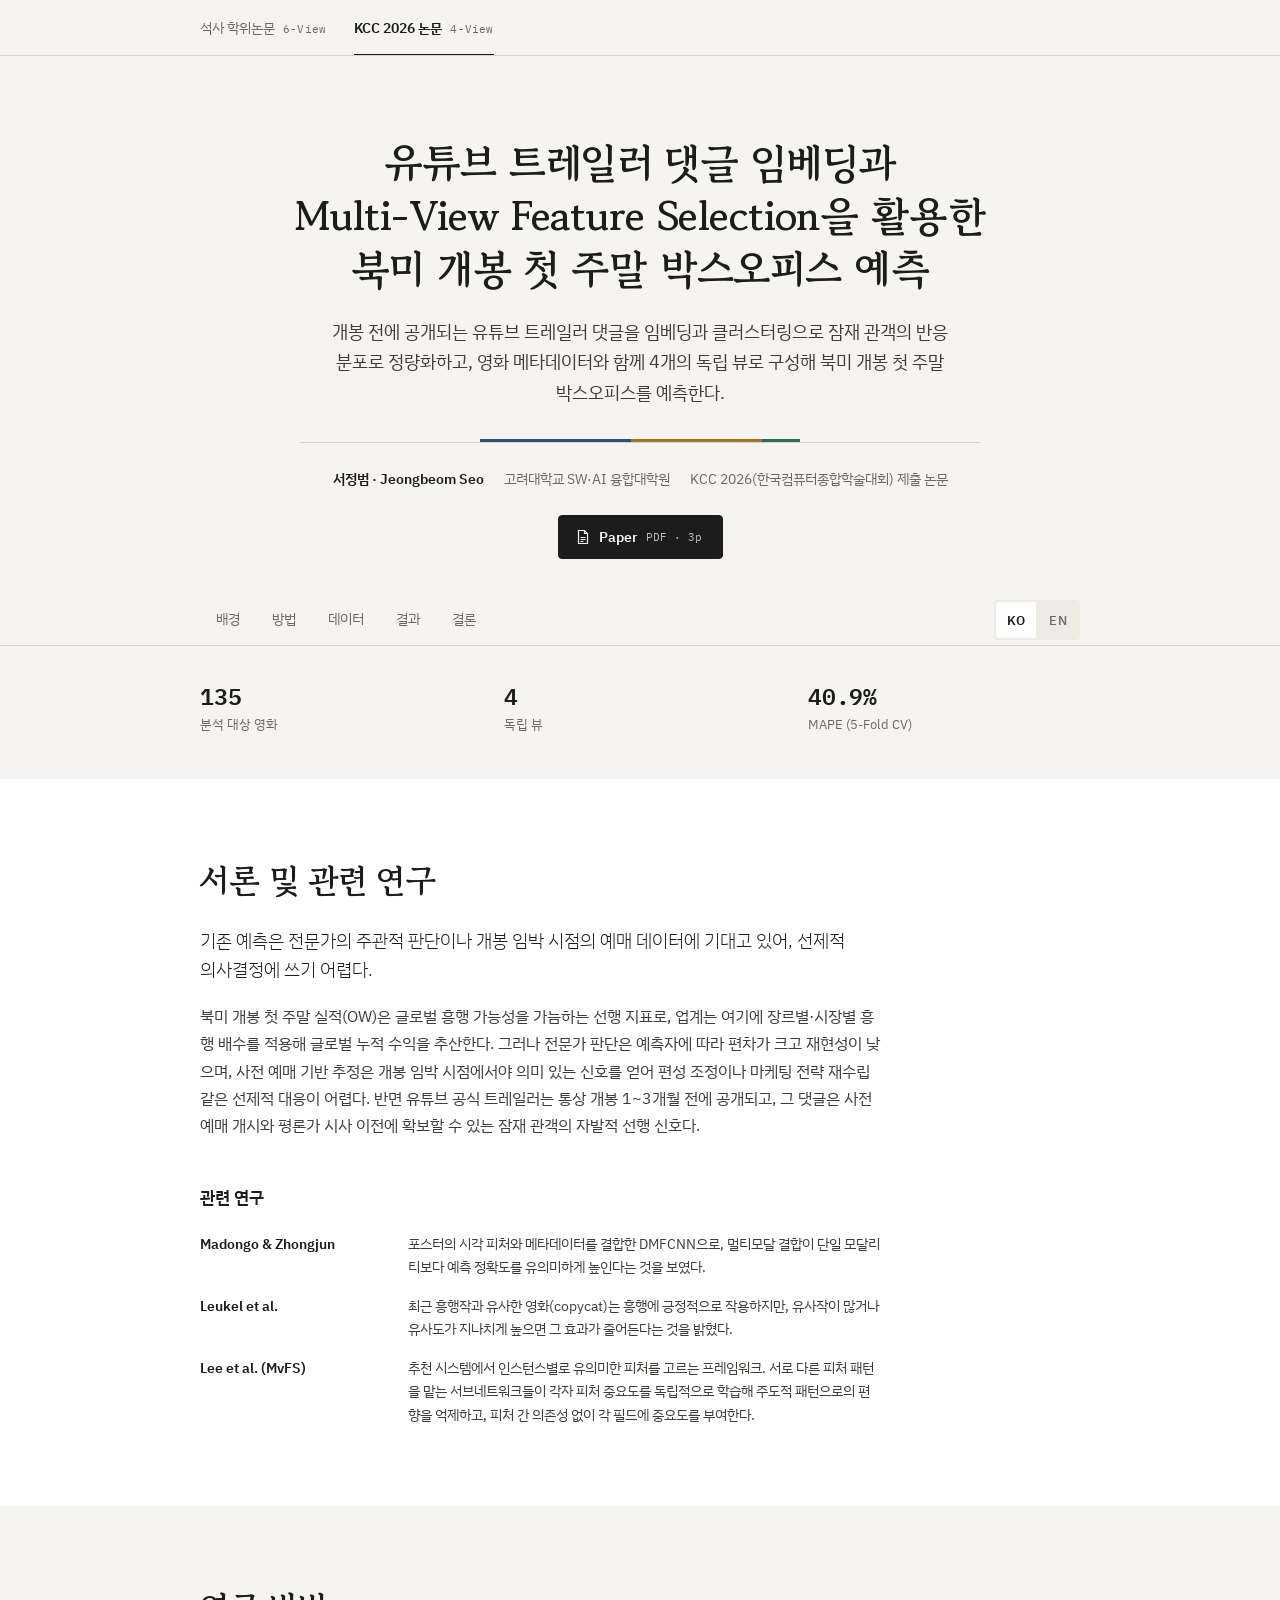
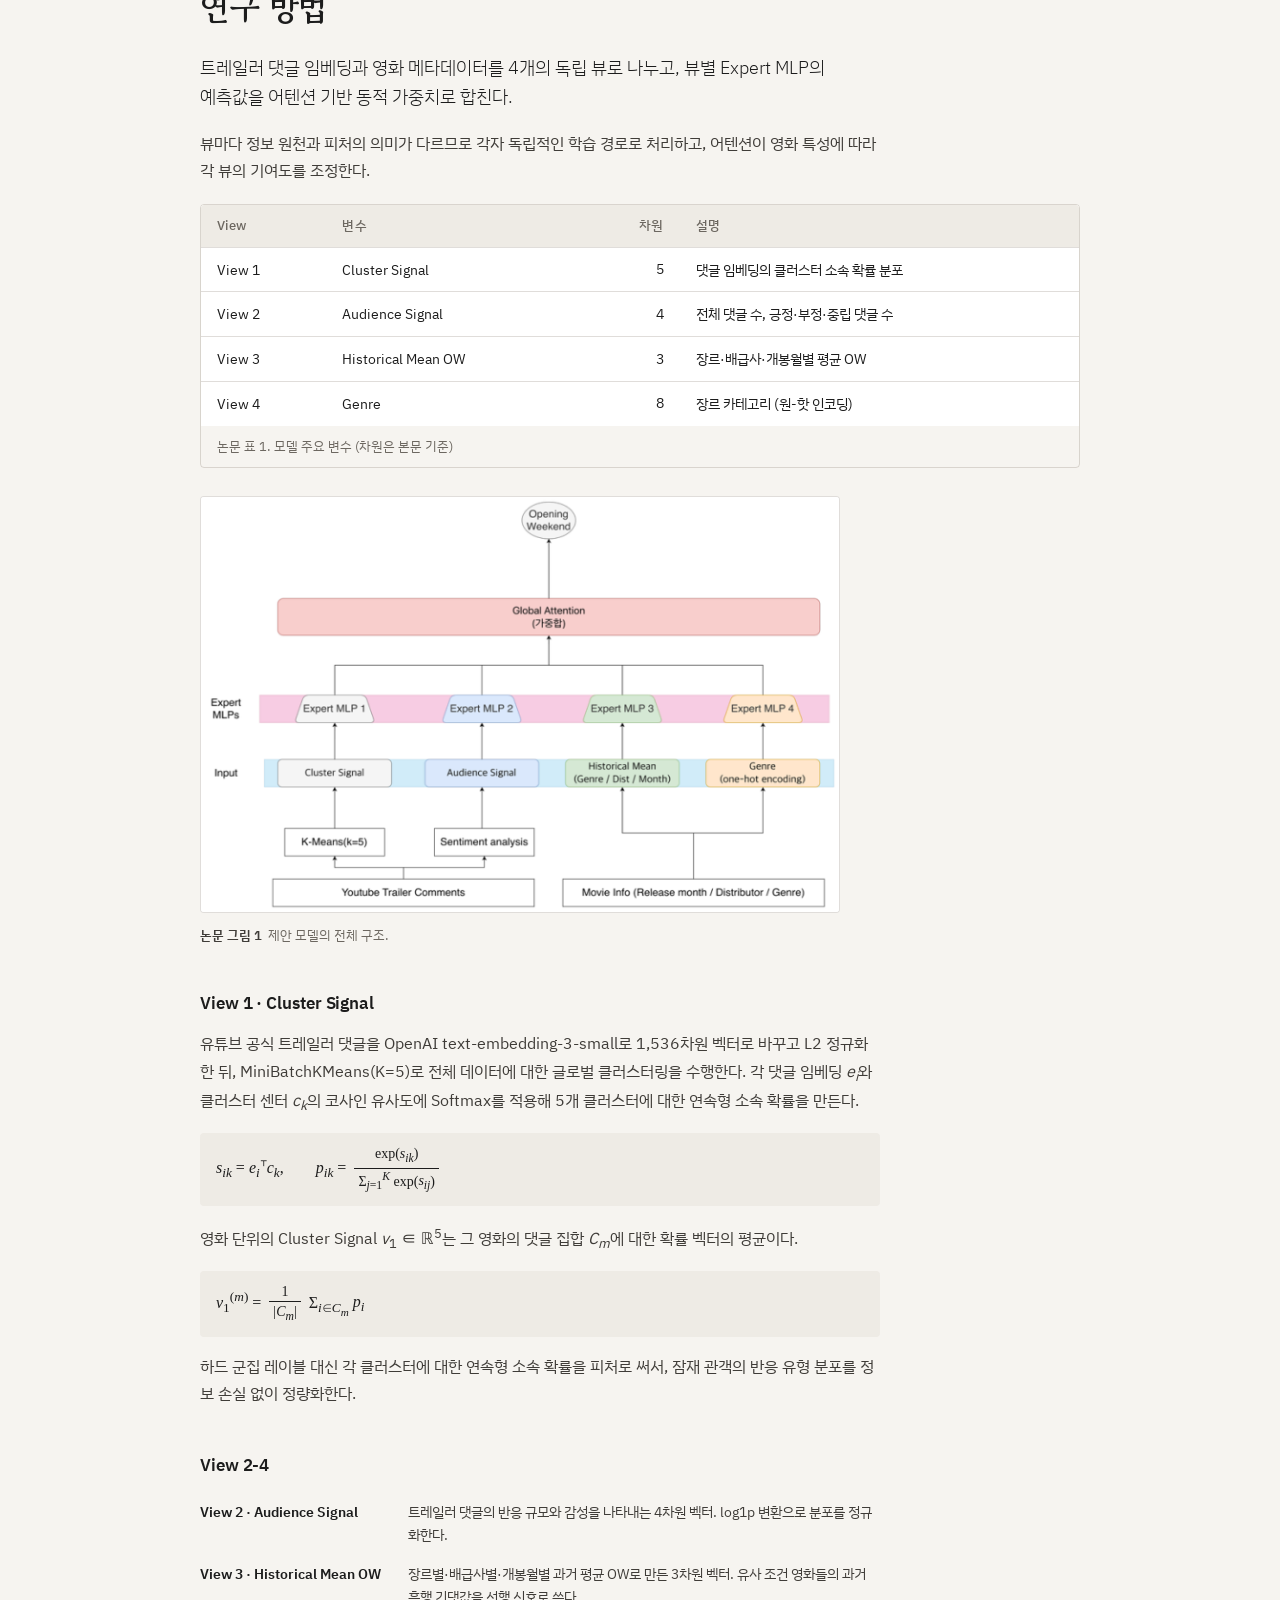
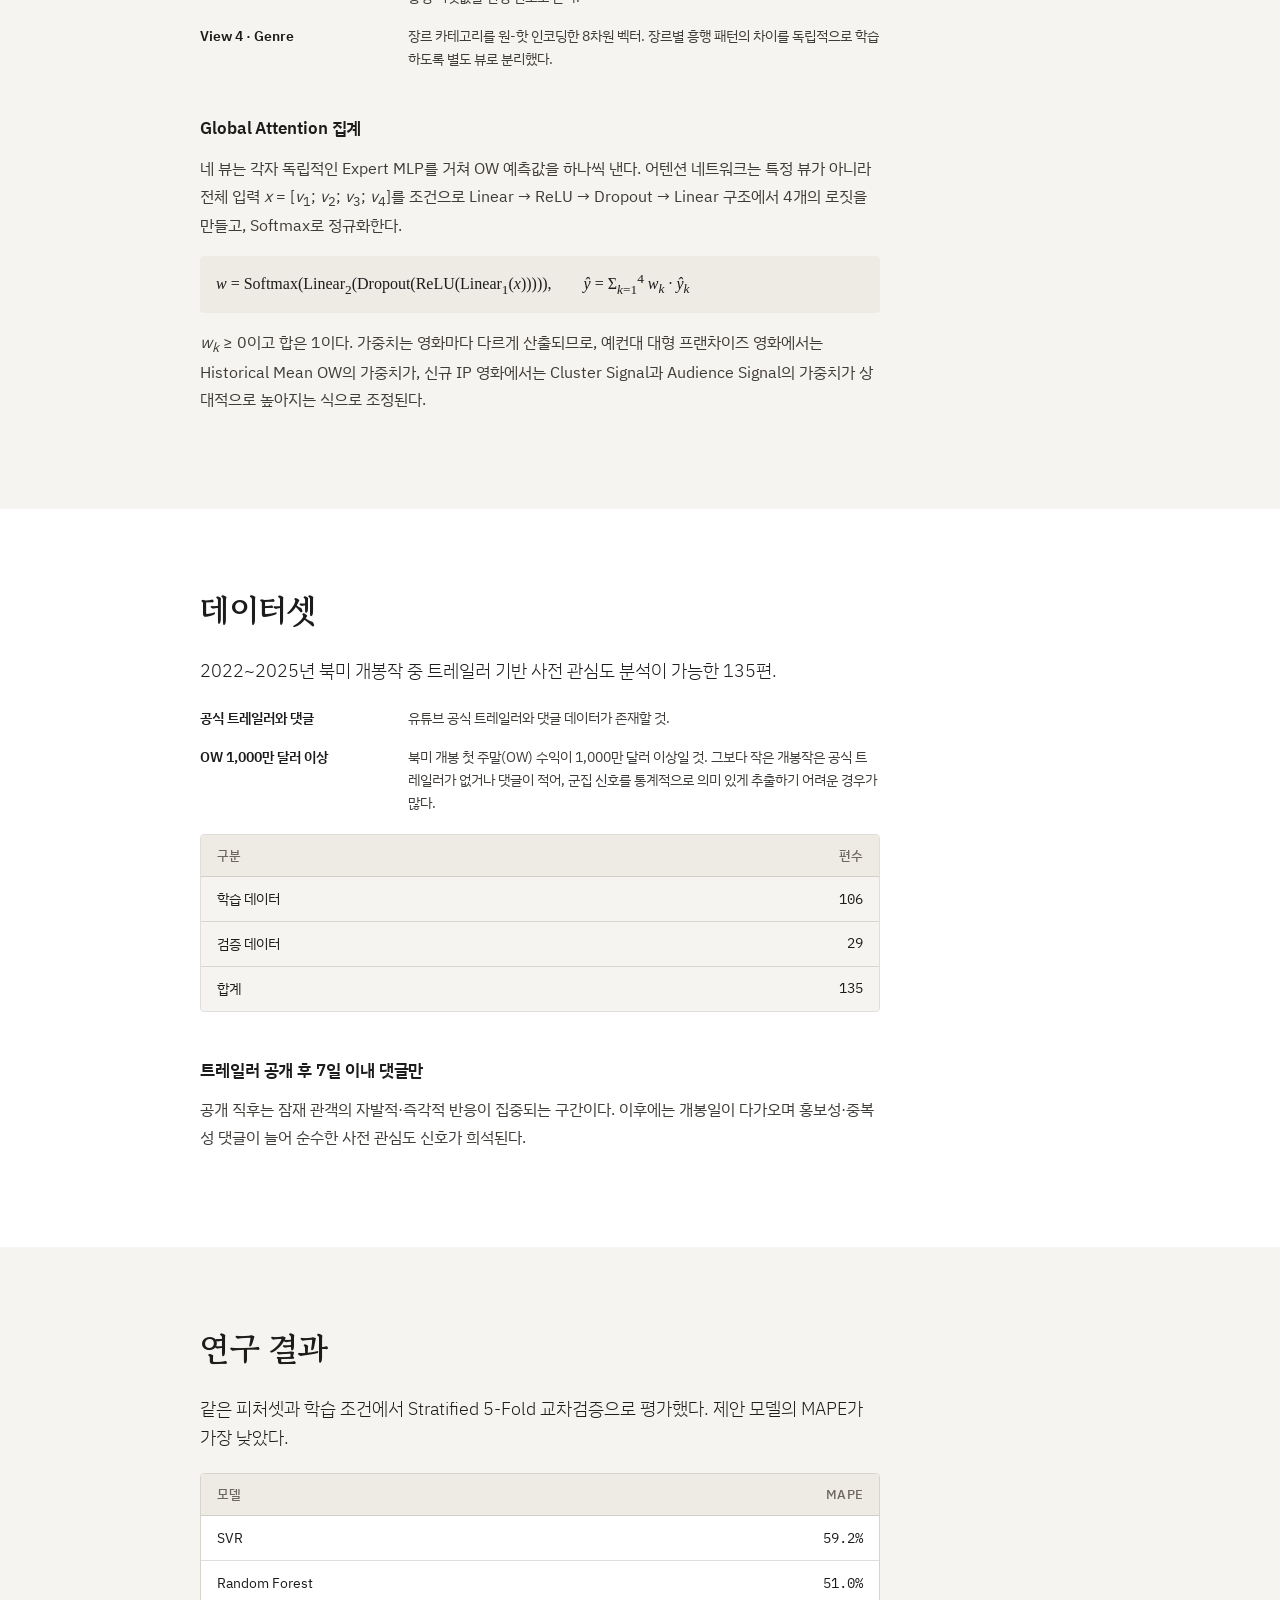
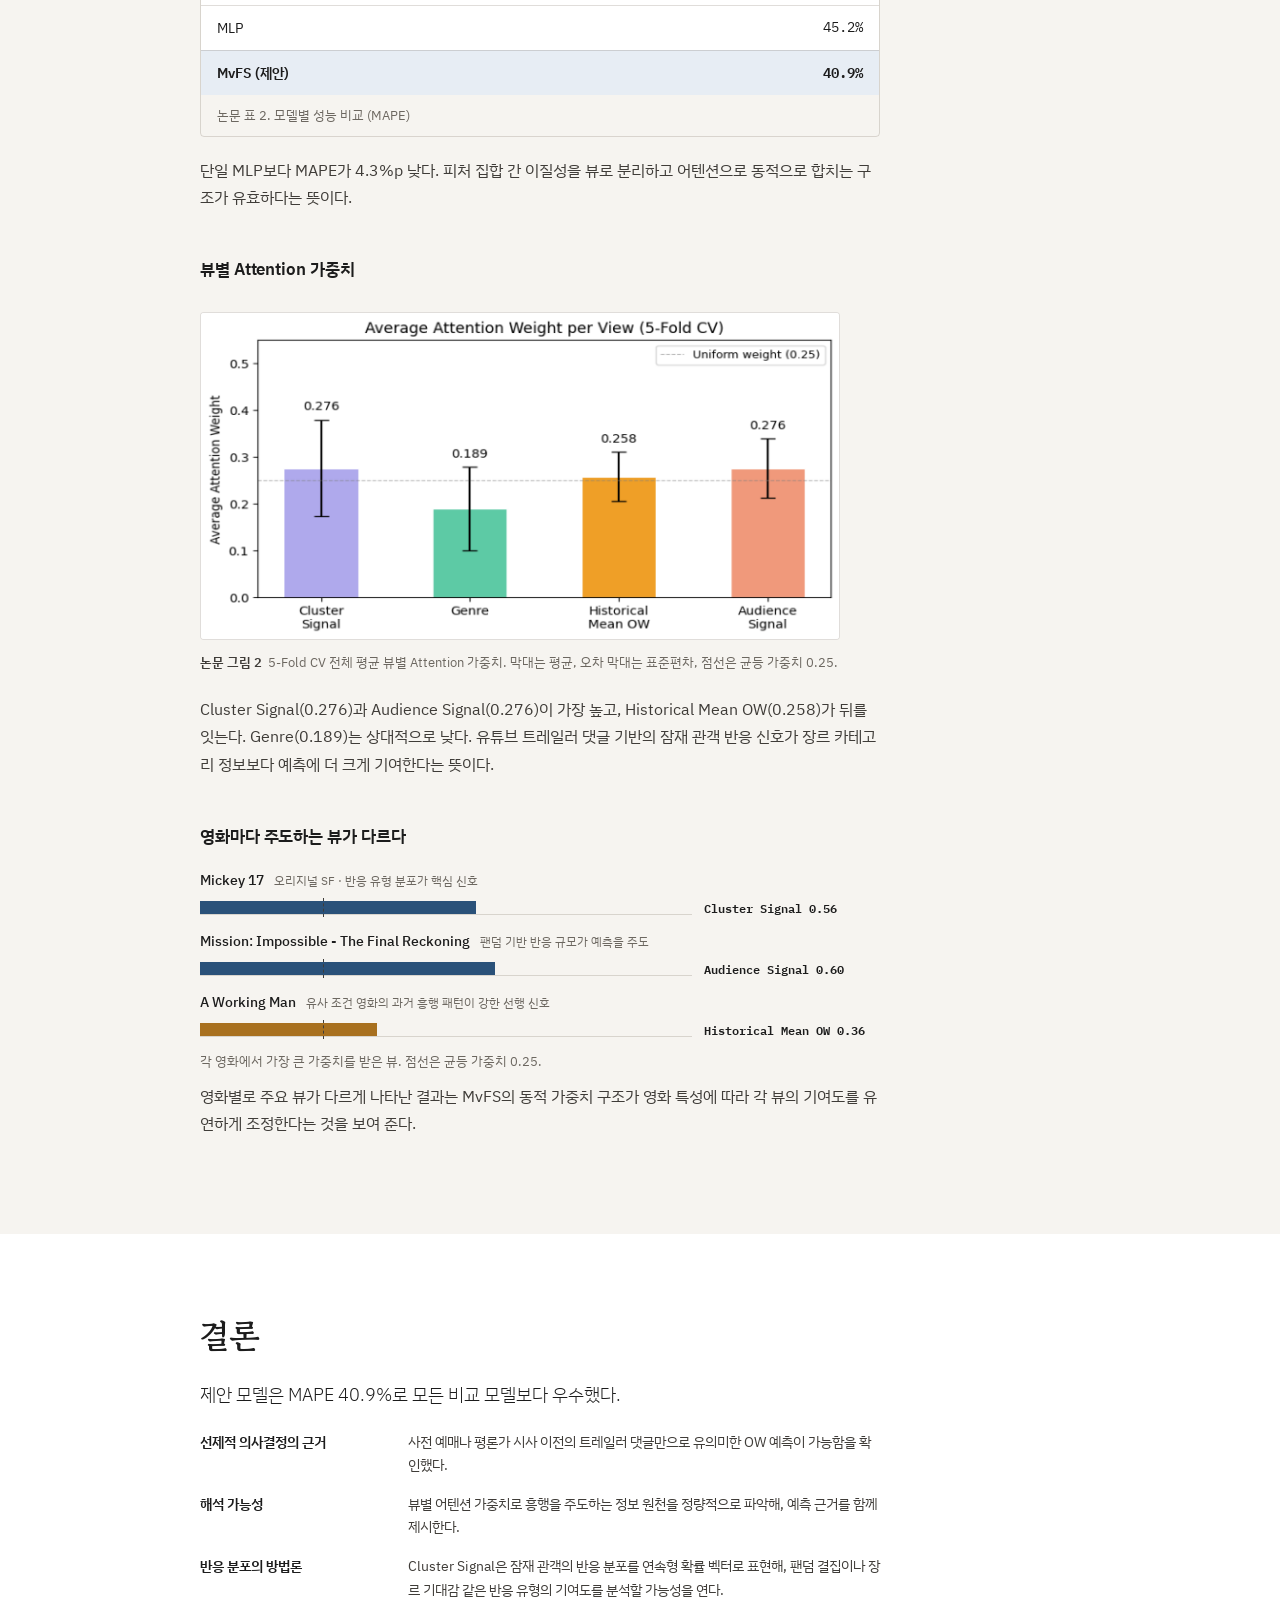
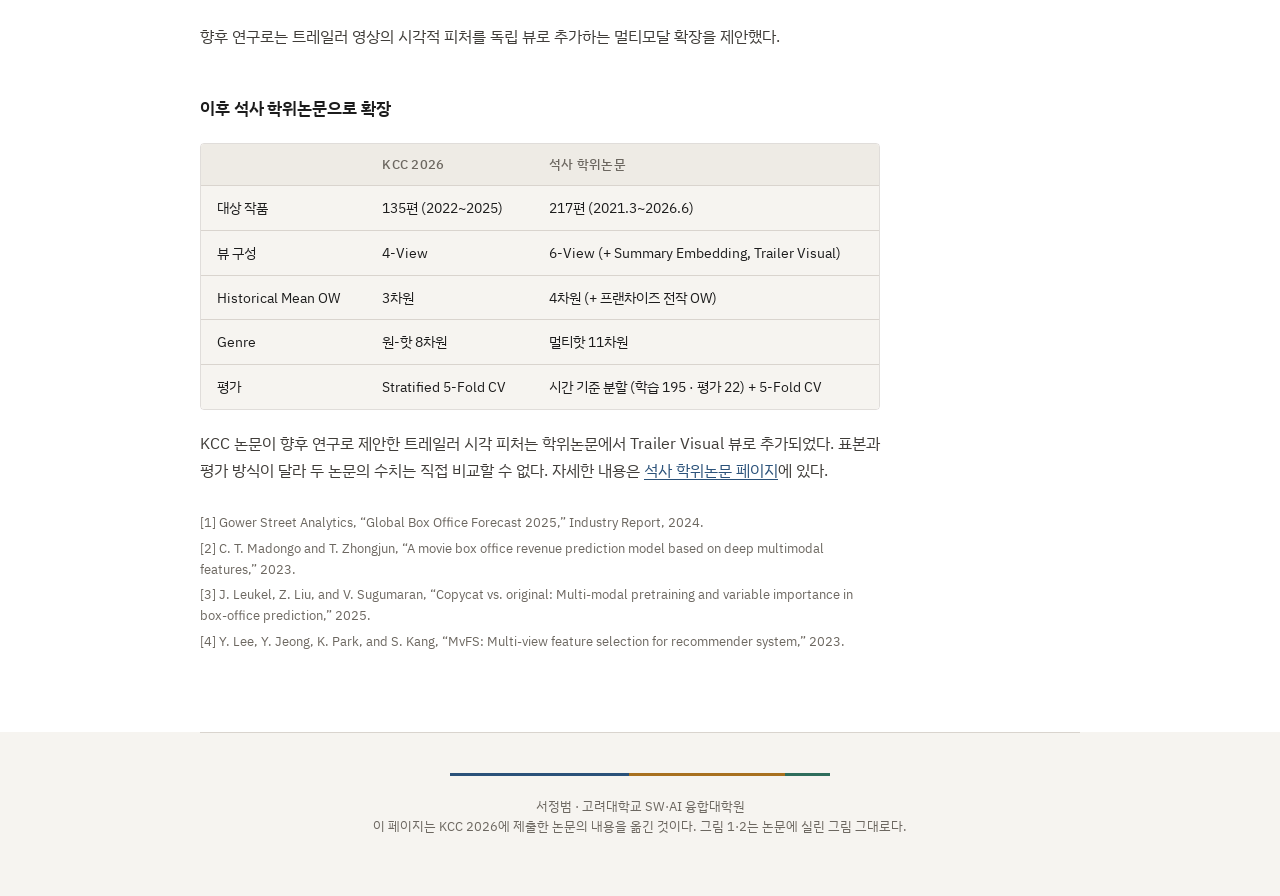
<file: kcc.html>
<!doctype html>
<html lang="ko">
<head>
<meta charset="utf-8">
<meta name="viewport" content="width=device-width, initial-scale=1, viewport-fit=cover">
<title>유튜브 트레일러 댓글 임베딩과 Multi-View Feature Selection을 활용한 북미 개봉 첫 주말 박스오피스 예측</title>
<meta name="description" content="KCC 2026 제출 논문. 유튜브 트레일러 댓글 임베딩과 영화 메타데이터를 4개 뷰로 구성한 MvFS 기반 북미 개봉 첫 주말 박스오피스 예측.">
<meta name="author" content="서정범 Jeongbeom Seo">
<meta property="og:type" content="website">
<meta property="og:url" content="https://jbseooo.github.io/trailer-ow-prediction/kcc.html">
<meta property="og:title" content="유튜브 트레일러 댓글 임베딩과 Multi-View Feature Selection을 활용한 북미 개봉 첫 주말 박스오피스 예측">
<meta property="og:description" content="KCC 2026 제출 논문. 유튜브 트레일러 댓글 임베딩과 영화 메타데이터를 4개 뷰로 구성한 MvFS 기반 북미 개봉 첫 주말 박스오피스 예측.">
<meta property="og:image" content="https://jbseooo.github.io/trailer-ow-prediction/fig/kcc-f1-architecture.png">
<meta name="twitter:card" content="summary_large_image">
<link rel="icon" href="data:image/svg+xml,%3Csvg xmlns='http://www.w3.org/2000/svg' viewBox='0 0 16 16'%3E%3Crect width='16' height='16' rx='2' fill='%232a5179'/%3E%3Crect x='3' y='4' width='10' height='2' fill='white'/%3E%3Crect x='3' y='7.5' width='7' height='2' fill='white' opacity='.75'/%3E%3Crect x='3' y='11' width='4' height='2' fill='white' opacity='.5'/%3E%3C/svg%3E">
<link rel="preconnect" href="https://fonts.googleapis.com">
<link rel="preconnect" href="https://fonts.gstatic.com" crossorigin>
<link rel="stylesheet" href="https://fonts.googleapis.com/css2?family=Gowun+Batang:wght@400;700&family=IBM+Plex+Sans+KR:wght@300;400;500;600&family=IBM+Plex+Mono:wght@400;500;600&display=swap">
<link rel="stylesheet" href="site.css">
<style>
  /* 영화별 지배적 뷰 가중치 막대 */
  .films{display:grid;gap:12px;margin:18px 0 0}
  .film{display:grid;grid-template-columns:minmax(0,1fr);gap:6px;font-size:13.5px;color:var(--ink-2)}
  .film .hd{display:flex;flex-wrap:wrap;align-items:baseline;gap:4px 10px}
  .film .hd b{color:var(--ink);font-weight:500}
  .film .hd span{font-size:12px;color:var(--muted)}
  .wrow{display:grid;grid-template-columns:minmax(0,1fr) 176px;align-items:center;gap:12px}
  .wbar{position:relative;height:14px;border-bottom:1px solid var(--line)}
  .wbar i{position:absolute;inset:0 auto 0 0;background:var(--c)}
  .wbar u{position:absolute;top:-3px;bottom:-3px;left:25%;border-left:1px dashed var(--ink-2);text-decoration:none}
  .wrow em{font-family:var(--mono);font-size:12px;font-weight:600;color:var(--ink);white-space:nowrap}
</style>
</head>
<body>
<a class="skip" href="#main"><span class="ko">본문 바로가기</span><span class="en">Skip to content</span></a>

<div class="tabbar"><div class="wrap">
  <nav aria-label="논문 버전">
    <a href="./"><span class="ko">석사 학위논문</span><span class="en">Master&rsquo;s Thesis</span><span class="t">6-View</span></a>
    <a href="kcc.html" aria-current="page"><span class="ko">KCC 2026 논문</span><span class="en">KCC 2026 Paper</span><span class="t">4-View</span></a>
  </nav>
</div></div>

<div class="wrap">
  <header class="hero">
    <h1><span class="ko">유튜브 트레일러 댓글 임베딩과 <br><span style="white-space:nowrap">Multi-View</span> Feature Selection을 활용한 <br>북미 개봉 첫 주말 박스오피스 예측</span><span class="en">Predicting North American Opening Weekend Box Office <br>Using <span style="white-space:nowrap">Multi-View</span> Feature Selection with YouTube Trailer</span></h1>
    <p class="sub"><span class="ko">개봉 전에 공개되는 유튜브 트레일러 댓글을 임베딩과 클러스터링으로 잠재 관객의 반응 분포로 정량화하고, 영화 메타데이터와 함께 4개의 독립 뷰로 구성해 북미 개봉 첫 주말 박스오피스를 예측한다.</span><span class="en">YouTube trailer comments, posted before release, are turned into a distribution of potential-audience reactions through embedding and clustering, then combined with film metadata in four independent views to predict North American opening weekend box office.</span></p>
    <div class="band"><i></i><i></i><i></i></div>
    <div class="byline">
      <span><b>서정범 &middot; Jeongbeom Seo</b></span>
      <span class="ko">고려대학교 SW·AI 융합대학원</span><span class="en">Graduate School of SW·AI Convergence, Korea University</span>
      <span class="ko">KCC 2026(한국컴퓨터종합학술대회) 제출 논문</span><span class="en">Submitted to KCC 2026 (Korea Computer Congress)</span>
    </div>
    <div class="btns">
      <a class="btn" href="paper/kcc2026-trailer-mvfs.pdf" target="_blank" rel="noopener" type="application/pdf">
        <svg viewBox="0 0 16 16" aria-hidden="true"><path d="M3.5 1.5h6l3 3v10h-9z" fill="none" stroke="currentColor" stroke-width="1.2"/><path d="M9.5 1.5v3h3" fill="none" stroke="currentColor" stroke-width="1.2"/><path d="M5.5 8.5h5M5.5 10.5h5M5.5 12.5h3" stroke="currentColor" stroke-width="1.1"/></svg>
        Paper <small>PDF · 3p</small>
      </a>
    </div>
  </header>
</div>

<nav class="toc" aria-label="섹션 목차">
  <div class="navin">
    <ul>
      <li><a href="#intro"><span class="ko">배경</span><span class="en">Background</span></a></li>
      <li><a href="#method"><span class="ko">방법</span><span class="en">Method</span></a></li>
      <li><a href="#dataset"><span class="ko">데이터</span><span class="en">Data</span></a></li>
      <li><a href="#result"><span class="ko">결과</span><span class="en">Results</span></a></li>
      <li><a href="#conclusion"><span class="ko">결론</span><span class="en">Conclusion</span></a></li>
    </ul>
    <div class="langsw" role="group" aria-label="언어 Language">
      <button type="button" data-lang-set="ko" aria-pressed="true">KO</button>
      <button type="button" data-lang-set="en" aria-pressed="false">EN</button>
    </div>
  </div>
</nav>

<main id="main">
<div class="wrap">
  <div class="stats">
    <div class="stat"><span class="k">135</span><span class="l"><span class="ko">분석 대상 영화</span><span class="en">films analyzed</span></span></div>
    <div class="stat"><span class="k">4</span><span class="l"><span class="ko">독립 뷰</span><span class="en">independent views</span></span></div>
    <div class="stat"><span class="k">40.9%</span><span class="l"><span class="ko">MAPE (5-Fold CV)</span><span class="en">MAPE (5-fold CV)</span></span></div>
  </div>
</div>

<!-- ───────────────────────── 01 배경 ───────────────────────── -->
<section id="intro" class="alt"><div class="wrap">
    <div class="shead"><h2><span class="ko">서론 및 관련 연구</span><span class="en">Introduction and Related Work</span></h2></div>
    <div class="col">
      <p class="lead"><span class="ko">기존 예측은 전문가의 주관적 판단이나 개봉 임박 시점의 예매 데이터에 기대고 있어, 선제적 의사결정에 쓰기 어렵다.</span><span class="en">Existing forecasts rely on expert judgment or on presales data that arrive just before release, which makes them hard to use for decisions made ahead of time.</span></p>
      <p><span class="ko">북미 개봉 첫 주말 실적(OW)은 글로벌 흥행 가능성을 가늠하는 선행 지표로, 업계는 여기에 장르별·시장별 흥행 배수를 적용해 글로벌 누적 수익을 추산한다. 그러나 전문가 판단은 예측자에 따라 편차가 크고 재현성이 낮으며, 사전 예매 기반 추정은 개봉 임박 시점에서야 의미 있는 신호를 얻어 편성 조정이나 마케팅 전략 재수립 같은 선제적 대응이 어렵다. 반면 유튜브 공식 트레일러는 통상 개봉 1~3개월 전에 공개되고, 그 댓글은 사전 예매 개시와 평론가 시사 이전에 확보할 수 있는 잠재 관객의 자발적 선행 신호다.</span><span class="en">North American opening weekend (OW) is a leading indicator of a film&rsquo;s global potential; the industry applies genre- and market-specific multipliers to it to estimate worldwide totals. Expert judgment, however, varies widely between forecasters and is hard to reproduce, and presales-based estimates only produce a meaningful signal close to release, leaving little room to adjust scheduling or marketing. Official YouTube trailers, by contrast, typically go live one to three months before release, and their comments are a voluntary leading signal from potential audiences, available before presales open and before critics&rsquo; screenings.</span></p>

      <h3><span class="ko">관련 연구</span><span class="en">Related work</span></h3>
      <ul class="pts">
        <li><b>Madongo &amp; Zhongjun</b><span class="ko">포스터의 시각 피처와 메타데이터를 결합한 DMFCNN으로, 멀티모달 결합이 단일 모달리티보다 예측 정확도를 유의미하게 높인다는 것을 보였다.</span><span class="en">DMFCNN combines poster visual features with metadata, showing that multimodal fusion clearly beats a single modality.</span></li>
        <li><b>Leukel et al.</b><span class="ko">최근 흥행작과 유사한 영화(copycat)는 흥행에 긍정적으로 작용하지만, 유사작이 많거나 유사도가 지나치게 높으면 그 효과가 줄어든다는 것을 밝혔다.</span><span class="en">Films resembling recent hits (copycats) do better at the box office, but the effect fades when there are many such films or the resemblance is too close.</span></li>
        <li><b>Lee et al. (MvFS)</b><span class="ko">추천 시스템에서 인스턴스별로 유의미한 피처를 고르는 프레임워크. 서로 다른 피처 패턴을 맡는 서브네트워크들이 각자 피처 중요도를 독립적으로 학습해 주도적 패턴으로의 편향을 억제하고, 피처 간 의존성 없이 각 필드에 중요도를 부여한다.</span><span class="en">A recommender-system framework for selecting useful features per instance. Sub-networks, each covering a different feature pattern, learn feature importance independently, which curbs bias toward dominant patterns and scores each field without inter-feature dependence.</span></li>
      </ul>
    </div>
</div></section>

<!-- ───────────────────────── 02 방법 ───────────────────────── -->
<section id="method"><div class="wrap">
    <div class="shead"><h2><span class="ko">연구 방법</span><span class="en">Method</span></h2></div>
    <div class="col">
      <p class="lead"><span class="ko">트레일러 댓글 임베딩과 영화 메타데이터를 4개의 독립 뷰로 나누고, 뷰별 Expert MLP의 예측값을 어텐션 기반 동적 가중치로 합친다.</span><span class="en">Trailer-comment embeddings and film metadata are split into four independent views; the predictions of per-view Expert MLPs are combined with attention-based dynamic weights.</span></p>
      <p><span class="ko">뷰마다 정보 원천과 피처의 의미가 다르므로 각자 독립적인 학습 경로로 처리하고, 어텐션이 영화 특성에 따라 각 뷰의 기여도를 조정한다.</span><span class="en">Because the views differ in source and meaning, each follows its own learning path, and attention adjusts each view&rsquo;s contribution to the film at hand.</span></p>
    </div>
    <div class="tw">
      <table>
        <caption><span class="ko">논문 표 1. 모델 주요 변수 (차원은 본문 기준)</span><span class="en">Paper Table 1. Main variables (dimensions as given in the text)</span></caption>
        <thead><tr><th>View</th><th><span class="ko">변수</span><span class="en">Variable</span></th><th class="n"><span class="ko">차원</span><span class="en">Dims</span></th><th><span class="ko">설명</span><span class="en">Description</span></th></tr></thead>
        <tbody>
          <tr><td>View 1</td><td>Cluster Signal</td><td class="n">5</td><td><span class="ko">댓글 임베딩의 클러스터 소속 확률 분포</span><span class="en">distribution of comment-embedding cluster memberships</span></td></tr>
          <tr><td>View 2</td><td>Audience Signal</td><td class="n">4</td><td><span class="ko">전체 댓글 수, 긍정·부정·중립 댓글 수</span><span class="en">total comments; positive, negative, neutral counts</span></td></tr>
          <tr><td>View 3</td><td>Historical Mean OW</td><td class="n">3</td><td><span class="ko">장르·배급사·개봉월별 평균 OW</span><span class="en">mean OW by genre, distributor, release month</span></td></tr>
          <tr><td>View 4</td><td>Genre</td><td class="n">8</td><td><span class="ko">장르 카테고리 (원-핫 인코딩)</span><span class="en">genre category (one-hot)</span></td></tr>
        </tbody>
      </table>
    </div>
    <figure class="paperfig">
      <a href="fig/kcc-f1-architecture.png"><img src="fig/kcc-f1-architecture.png" width="668" height="435" loading="lazy" decoding="async" alt="제안 모델의 전체 구조: 유튜브 트레일러 댓글과 영화 정보에서 네 개의 입력 뷰를 만들고, 뷰별 Expert MLP의 출력을 Global Attention이 가중합해 개봉 첫 주말 실적을 예측한다" data-alt-en="Overall architecture: four input views from YouTube trailer comments and movie info, per-view Expert MLPs, and a Global Attention weighted sum predicting opening weekend"></a>
      <figcaption><b class="ko">논문 그림 1</b><b class="en">Paper Fig 1</b><span class="ko">제안 모델의 전체 구조.</span><span class="en">Overall architecture of the proposed model.</span></figcaption>
    </figure>

    <div class="col">
      <h3>View 1 &middot; Cluster Signal</h3>
      <p><span class="ko">유튜브 공식 트레일러 댓글을 OpenAI text-embedding-3-small로 1,536차원 벡터로 바꾸고 L2 정규화한 뒤, MiniBatchKMeans(K=5)로 전체 데이터에 대한 글로벌 클러스터링을 수행한다. 각 댓글 임베딩 <i>e<sub>i</sub></i>와 클러스터 센터 <i>c<sub>k</sub></i>의 코사인 유사도에 Softmax를 적용해 5개 클러스터에 대한 연속형 소속 확률을 만든다.</span><span class="en">Comments on the official YouTube trailer are embedded into 1,536 dimensions with OpenAI text-embedding-3-small, L2-normalised, and clustered globally over the full data with MiniBatchKMeans (K=5). A softmax over the cosine similarity between each comment embedding <i>e<sub>i</sub></i> and each centre <i>c<sub>k</sub></i> gives continuous membership probabilities over the five clusters.</span></p>
      <div class="eq" role="math" aria-label="s_ik = e_i transpose c_k, p_ik = exp(s_ik) / sum over j from 1 to K of exp(s_ij)">
        <i>s<sub>ik</sub></i> = <i>e<sub>i</sub></i><sup>⊤</sup><i>c<sub>k</sub></i>,<span class="sep"></span><i>p<sub>ik</sub></i> = <span class="frac"><span>exp(<i>s<sub>ik</sub></i>)</span><span>Σ<sub><i>j</i>=1</sub><sup><i>K</i></sup> exp(<i>s<sub>ij</sub></i>)</span></span>
      </div>
      <p><span class="ko">영화 단위의 Cluster Signal <i>v</i><sub>1</sub> ∈ ℝ<sup>5</sup>는 그 영화의 댓글 집합 <i>C<sub>m</sub></i>에 대한 확률 벡터의 평균이다.</span><span class="en">The film-level Cluster Signal <i>v</i><sub>1</sub> ∈ ℝ<sup>5</sup> is the mean probability vector over the film&rsquo;s comment set <i>C<sub>m</sub></i>.</span></p>
      <div class="eq" role="math" aria-label="v_1 of m = 1 over the size of C_m times the sum over i in C_m of p_i">
        <i>v</i><sub>1</sub><sup>(<i>m</i>)</sup> = <span class="frac"><span>1</span><span>|<i>C<sub>m</sub></i>|</span></span> Σ<sub><i>i</i>∈<i>C<sub>m</sub></i></sub> <i>p<sub>i</sub></i>
      </div>
      <p><span class="ko">하드 군집 레이블 대신 각 클러스터에 대한 연속형 소속 확률을 피처로 써서, 잠재 관객의 반응 유형 분포를 정보 손실 없이 정량화한다.</span><span class="en">Using continuous memberships instead of hard cluster labels quantifies the mix of potential-audience reaction types without discarding information.</span></p>

      <h3>View 2-4</h3>
      <ul class="pts">
        <li><b>View 2 &middot; Audience Signal</b><span class="ko">트레일러 댓글의 반응 규모와 감성을 나타내는 4차원 벡터. log1p 변환으로 분포를 정규화한다.</span><span class="en">A 4-d vector for the volume and sentiment of trailer comments, normalised with a log1p transform.</span></li>
        <li><b>View 3 &middot; Historical Mean OW</b><span class="ko">장르별·배급사별·개봉월별 과거 평균 OW로 만든 3차원 벡터. 유사 조건 영화들의 과거 흥행 기댓값을 선행 신호로 쓴다.</span><span class="en">A 3-d vector of historical mean OW by genre, distributor and release month: the past expectation for films in similar conditions, used as a leading signal.</span></li>
        <li><b>View 4 &middot; Genre</b><span class="ko">장르 카테고리를 원-핫 인코딩한 8차원 벡터. 장르별 흥행 패턴의 차이를 독립적으로 학습하도록 별도 뷰로 분리했다.</span><span class="en">An 8-d one-hot genre vector, kept as its own view so that genre-specific patterns are learned independently.</span></li>
      </ul>

      <h3><span class="ko">Global Attention 집계</span><span class="en">Global Attention aggregation</span></h3>
      <p><span class="ko">네 뷰는 각자 독립적인 Expert MLP를 거쳐 OW 예측값을 하나씩 낸다. 어텐션 네트워크는 특정 뷰가 아니라 전체 입력 <i>x</i> = [<i>v</i><sub>1</sub>; <i>v</i><sub>2</sub>; <i>v</i><sub>3</sub>; <i>v</i><sub>4</sub>]를 조건으로 Linear → ReLU → Dropout → Linear 구조에서 4개의 로짓을 만들고, Softmax로 정규화한다.</span><span class="en">Each view passes through its own Expert MLP and yields one OW prediction. The attention network conditions on the full input <i>x</i> = [<i>v</i><sub>1</sub>; <i>v</i><sub>2</sub>; <i>v</i><sub>3</sub>; <i>v</i><sub>4</sub>] rather than any single view, produces four logits through Linear → ReLU → Dropout → Linear, and normalises them with a softmax.</span></p>
      <div class="eq" role="math" aria-label="w = Softmax of Linear2 of Dropout of ReLU of Linear1 of x; y hat = sum over k from 1 to 4 of w_k times y hat k">
        <i>w</i> = Softmax(Linear<sub>2</sub>(Dropout(ReLU(Linear<sub>1</sub>(<i>x</i>))))),<span class="sep"></span><i>ŷ</i> = Σ<sub><i>k</i>=1</sub><sup>4</sup> <i>w<sub>k</sub></i> · <i>ŷ<sub>k</sub></i>
      </div>
      <p><span class="ko"><i>w<sub>k</sub></i> ≥ 0이고 합은 1이다. 가중치는 영화마다 다르게 산출되므로, 예컨대 대형 프랜차이즈 영화에서는 Historical Mean OW의 가중치가, 신규 IP 영화에서는 Cluster Signal과 Audience Signal의 가중치가 상대적으로 높아지는 식으로 조정된다.</span><span class="en"><i>w<sub>k</sub></i> ≥ 0 and the weights sum to 1. Because they are computed per film, a large franchise title can lean on Historical Mean OW while a new IP leans relatively more on Cluster Signal and Audience Signal.</span></p>
    </div>
</div></section>

<!-- ───────────────────────── 03 데이터 ───────────────────────── -->
<section id="dataset" class="alt"><div class="wrap">
    <div class="shead"><h2><span class="ko">데이터셋</span><span class="en">Dataset</span></h2></div>
    <div class="col">
      <p class="lead"><span class="ko">2022~2025년 북미 개봉작 중 트레일러 기반 사전 관심도 분석이 가능한 135편.</span><span class="en">135 North American releases from 2022-2025 for which trailer-based pre-release interest can be analysed.</span></p>
      <ul class="pts">
        <li><b><span class="ko">공식 트레일러와 댓글</span><span class="en">Official trailer with comments</span></b><span class="ko">유튜브 공식 트레일러와 댓글 데이터가 존재할 것.</span><span class="en">An official YouTube trailer with comment data exists.</span></li>
        <li><b><span class="ko">OW 1,000만 달러 이상</span><span class="en">OW of $10M or more</span></b><span class="ko">북미 개봉 첫 주말(OW) 수익이 1,000만 달러 이상일 것. 그보다 작은 개봉작은 공식 트레일러가 없거나 댓글이 적어, 군집 신호를 통계적으로 의미 있게 추출하기 어려운 경우가 많다.</span><span class="en">North American OW of at least $10M. Smaller releases often lack an official trailer or have too few comments to extract a statistically meaningful cluster signal.</span></li>
      </ul>
    </div>
    <div class="col">
      <div class="tw">
        <table>
          <thead><tr><th><span class="ko">구분</span><span class="en">Split</span></th><th class="n"><span class="ko">편수</span><span class="en">Films</span></th></tr></thead>
          <tbody>
            <tr><td><span class="ko">학습 데이터</span><span class="en">Training</span></td><td class="n">106</td></tr>
            <tr><td><span class="ko">검증 데이터</span><span class="en">Validation</span></td><td class="n">29</td></tr>
            <tr class="sum"><td><span class="ko">합계</span><span class="en">Total</span></td><td class="n">135</td></tr>
          </tbody>
        </table>
      </div>
      <h3><span class="ko">트레일러 공개 후 7일 이내 댓글만</span><span class="en">Only comments from the first seven days</span></h3>
      <p><span class="ko">공개 직후는 잠재 관객의 자발적·즉각적 반응이 집중되는 구간이다. 이후에는 개봉일이 다가오며 홍보성·중복성 댓글이 늘어 순수한 사전 관심도 신호가 희석된다.</span><span class="en">The days right after release are when potential audiences react spontaneously. Later, as the release date approaches, promotional and duplicate comments increase and dilute the pure pre-release interest signal.</span></p>
    </div>
</div></section>

<!-- ───────────────────────── 04 결과 ───────────────────────── -->
<section id="result"><div class="wrap">
    <div class="shead"><h2><span class="ko">연구 결과</span><span class="en">Results</span></h2></div>
    <div class="col">
      <p class="lead"><span class="ko">같은 피처셋과 학습 조건에서 Stratified 5-Fold 교차검증으로 평가했다. 제안 모델의 MAPE가 가장 낮았다.</span><span class="en">All models were evaluated with stratified five-fold cross-validation on the same features and training setup. The proposed model had the lowest MAPE of all.</span></p>
      <div class="tw">
        <table>
          <caption><span class="ko">논문 표 2. 모델별 성능 비교 (MAPE)</span><span class="en">Paper Table 2. Model comparison (MAPE)</span></caption>
          <thead><tr><th><span class="ko">모델</span><span class="en">Model</span></th><th class="n">MAPE</th></tr></thead>
          <tbody>
            <tr><td>SVR</td><td class="n">59.2%</td></tr>
            <tr><td>Random Forest</td><td class="n">51.0%</td></tr>
            <tr><td>MLP</td><td class="n">45.2%</td></tr>
            <tr class="best"><td>MvFS <span class="ko">(제안)</span><span class="en">(ours)</span></td><td class="n lo">40.9%</td></tr>
          </tbody>
        </table>
      </div>
      <p><span class="ko">단일 MLP보다 MAPE가 4.3%p 낮다. 피처 집합 간 이질성을 뷰로 분리하고 어텐션으로 동적으로 합치는 구조가 유효하다는 뜻이다.</span><span class="en">Against a single MLP, MAPE is 4.3pp lower, evidence that separating heterogeneous feature sets into views and fusing them dynamically with attention pays off.</span></p>

      <h3><span class="ko">뷰별 Attention 가중치</span><span class="en">Attention weight by view</span></h3>
    </div>
    <figure class="paperfig">
      <a href="fig/kcc-f2-attention.png"><img src="fig/kcc-f2-attention.png" width="669" height="342" loading="lazy" decoding="async" alt="5-Fold CV 전체 평균 뷰별 어텐션 가중치: Cluster Signal 0.276, Genre 0.189, Historical Mean OW 0.258, Audience Signal 0.276" data-alt-en="Mean attention weight per view over 5-fold CV: Cluster Signal 0.276, Genre 0.189, Historical Mean OW 0.258, Audience Signal 0.276"></a>
      <figcaption><b class="ko">논문 그림 2</b><b class="en">Paper Fig 2</b><span class="ko">5-Fold CV 전체 평균 뷰별 Attention 가중치. 막대는 평균, 오차 막대는 표준편차, 점선은 균등 가중치 0.25.</span><span class="en">Mean attention weight per view over all five folds. Bars are means, error bars standard deviations, the dashed line the uniform weight of 0.25.</span></figcaption>
    </figure>
    <div class="col">
      <p><span class="ko">Cluster Signal(0.276)과 Audience Signal(0.276)이 가장 높고, Historical Mean OW(0.258)가 뒤를 잇는다. Genre(0.189)는 상대적으로 낮다. 유튜브 트레일러 댓글 기반의 잠재 관객 반응 신호가 장르 카테고리 정보보다 예측에 더 크게 기여한다는 뜻이다.</span><span class="en">Cluster Signal (0.276) and Audience Signal (0.276) are tied for the highest weight, followed by Historical Mean OW (0.258); Genre (0.189) is lower. Signals of potential-audience reaction from trailer comments contribute more to the forecast than genre categories.</span></p>

      <h3><span class="ko">영화마다 주도하는 뷰가 다르다</span><span class="en">Different films, different leading views</span></h3>
      <div class="films">
        <div class="film" style="--c:var(--cmt)">
          <div class="hd"><b>Mickey 17</b><span class="ko">오리지널 SF · 반응 유형 분포가 핵심 신호</span><span class="en">original sci-fi · the mix of reaction types drives the forecast</span></div>
          <div class="wrow"><div class="wbar" role="img" aria-label="Cluster Signal 0.56"><i style="width:56%"></i><u></u></div><em>Cluster Signal 0.56</em></div>
        </div>
        <div class="film" style="--c:var(--cmt)">
          <div class="hd"><b>Mission: Impossible - The Final Reckoning</b><span class="ko">팬덤 기반 반응 규모가 예측을 주도</span><span class="en">fandom-driven reaction volume leads</span></div>
          <div class="wrow"><div class="wbar" role="img" aria-label="Audience Signal 0.60"><i style="width:60%"></i><u></u></div><em>Audience Signal 0.60</em></div>
        </div>
        <div class="film" style="--c:var(--meta)">
          <div class="hd"><b>A Working Man</b><span class="ko">유사 조건 영화의 과거 흥행 패턴이 강한 선행 신호</span><span class="en">past performance of similar films is the strongest signal</span></div>
          <div class="wrow"><div class="wbar" role="img" aria-label="Historical Mean OW 0.36"><i style="width:36%"></i><u></u></div><em>Historical Mean OW 0.36</em></div>
        </div>
      </div>
      <p class="note" style="margin-top:10px"><span class="ko">각 영화에서 가장 큰 가중치를 받은 뷰. 점선은 균등 가중치 0.25.</span><span class="en">The highest-weighted view for each film. Dashed line: uniform weight 0.25.</span></p>
      <p><span class="ko">영화별로 주요 뷰가 다르게 나타난 결과는 MvFS의 동적 가중치 구조가 영화 특성에 따라 각 뷰의 기여도를 유연하게 조정한다는 것을 보여 준다.</span><span class="en">That the leading view changes from film to film shows the dynamic weighting adapting each view&rsquo;s contribution to the film&rsquo;s characteristics.</span></p>
    </div>
</div></section>

<!-- ───────────────────────── 05 결론 ───────────────────────── -->
<section id="conclusion" class="alt"><div class="wrap">
    <div class="shead"><h2><span class="ko">결론</span><span class="en">Conclusion</span></h2></div>
    <div class="col">
      <p class="lead"><span class="ko">제안 모델은 MAPE 40.9%로 모든 비교 모델보다 우수했다.</span><span class="en">The proposed model reached a MAPE of 40.9%, ahead of every baseline.</span></p>
      <ul class="pts">
        <li><b><span class="ko">선제적 의사결정의 근거</span><span class="en">Grounds for early decisions</span></b><span class="ko">사전 예매나 평론가 시사 이전의 트레일러 댓글만으로 유의미한 OW 예측이 가능함을 확인했다.</span><span class="en">Meaningful OW forecasts are possible from trailer comments alone, before presales or critics&rsquo; screenings.</span></li>
        <li><b><span class="ko">해석 가능성</span><span class="en">Interpretability</span></b><span class="ko">뷰별 어텐션 가중치로 흥행을 주도하는 정보 원천을 정량적으로 파악해, 예측 근거를 함께 제시한다.</span><span class="en">View-level attention weights quantify which information source drives each forecast, so the rationale comes with the number.</span></li>
        <li><b><span class="ko">반응 분포의 방법론</span><span class="en">Reaction distributions as a method</span></b><span class="ko">Cluster Signal은 잠재 관객의 반응 분포를 연속형 확률 벡터로 표현해, 팬덤 결집이나 장르 기대감 같은 반응 유형의 기여도를 분석할 가능성을 연다.</span><span class="en">Cluster Signal represents audience reaction as a continuous probability vector, opening the way to analyse how reaction types such as fandom mobilisation or genre expectations contribute.</span></li>
      </ul>
      <p style="margin-top:22px"><span class="ko">향후 연구로는 트레일러 영상의 시각적 피처를 독립 뷰로 추가하는 멀티모달 확장을 제안했다.</span><span class="en">As future work, the paper proposed a multimodal extension that adds trailer visual features as an independent view.</span></p>

      <h3><span class="ko">이후 석사 학위논문으로 확장</span><span class="en">Extended in the master&rsquo;s thesis</span></h3>
      <div class="tw">
          <table>
            <thead><tr><th></th><th>KCC 2026</th><th><span class="ko">석사 학위논문</span><span class="en">Master&rsquo;s thesis</span></th></tr></thead>
            <tbody>
              <tr><td><span class="ko">대상 작품</span><span class="en">Films</span></td><td><span class="ko">135편 (2022~2025)</span><span class="en">135 (2022-2025)</span></td><td><span class="ko">217편 (2021.3~2026.6)</span><span class="en">217 (Mar 2021 to Jun 2026)</span></td></tr>
              <tr><td><span class="ko">뷰 구성</span><span class="en">Views</span></td><td>4-View</td><td><span class="ko">6-View (+ Summary Embedding, Trailer Visual)</span><span class="en">6-View (+ Summary Embedding, Trailer Visual)</span></td></tr>
              <tr><td>Historical Mean OW</td><td><span class="ko">3차원</span><span class="en">3-d</span></td><td><span class="ko">4차원 (+ 프랜차이즈 전작 OW)</span><span class="en">4-d (+ previous franchise OW)</span></td></tr>
              <tr><td>Genre</td><td><span class="ko">원-핫 8차원</span><span class="en">one-hot, 8-d</span></td><td><span class="ko">멀티핫 11차원</span><span class="en">multi-hot, 11-d</span></td></tr>
              <tr><td><span class="ko">평가</span><span class="en">Evaluation</span></td><td>Stratified 5-Fold CV</td><td><span class="ko">시간 기준 분할 (학습 195 · 평가 22) + 5-Fold CV</span><span class="en">temporal split (195 train · 22 test) + 5-fold CV</span></td></tr>
            </tbody>
          </table>
      </div>
      <p><span class="ko">KCC 논문이 향후 연구로 제안한 트레일러 시각 피처는 학위논문에서 Trailer Visual 뷰로 추가되었다. 표본과 평가 방식이 달라 두 논문의 수치는 직접 비교할 수 없다. 자세한 내용은 <a href="./">석사 학위논문 페이지</a>에 있다.</span><span class="en">The trailer visual features proposed here as future work became the Trailer Visual view in the thesis. Samples and evaluation differ, so the two papers&rsquo; numbers are not directly comparable. Details are on the <a href="./">master&rsquo;s thesis page</a>.</span></p>

      <ul class="refs">
        <li>[1] Gower Street Analytics, &ldquo;Global Box Office Forecast 2025,&rdquo; Industry Report, 2024.</li>
        <li>[2] C. T. Madongo and T. Zhongjun, &ldquo;A movie box office revenue prediction model based on deep multimodal features,&rdquo; 2023.</li>
        <li>[3] J. Leukel, Z. Liu, and V. Sugumaran, &ldquo;Copycat vs. original: Multi-modal pretraining and variable importance in box-office prediction,&rdquo; 2025.</li>
        <li>[4] Y. Lee, Y. Jeong, K. Park, and S. Kang, &ldquo;MvFS: Multi-view feature selection for recommender system,&rdquo; 2023.</li>
      </ul>
    </div>
</div></section>

</main>

<div class="wrap">
  <footer>
    <div class="band" style="margin-bottom:20px"><i></i><i></i><i></i></div>
    <p class="note" style="margin:0">서정범 · 고려대학교 SW·AI 융합대학원<br>
    <span class="ko">이 페이지는 KCC 2026에 제출한 논문의 내용을 옮긴 것이다. 그림 1·2는 논문에 실린 그림 그대로다.</span><span class="en">This page presents the paper submitted to KCC 2026. Figures 1 and 2 are reproduced as they appear in the paper.</span></p>
  </footer>
</div>

<script src="site.js"></script>
</body>
</html>
</file>
<file: site.css>
/* index.html(석사 학위논문)과 kcc.html(KCC 2026 논문) 공용 스타일 */
  :root{color-scheme:light dark;padding-top:env(safe-area-inset-top,0px);padding-bottom:env(safe-area-inset-bottom,0px)}
  img{max-width:100%}
  [hidden]{display:none!important}

  /* 색은 논문 그림과 같은 팔레트: 댓글 #2a5179, 메타데이터 #a8701f, 영상 #2e6d5c
     글자 크기는 네 단계: 보조 12.5 / 작은 본문 14 / 본문 16 / 도입 18, 간격은 4px 배수 */
  :root{
    --ground:#f6f4f0; --surface:#ffffff; --surface-2:#eeebe5;
    --ink:#1c1c1c; --ink-2:#3f3c38; --muted:#6c6760;
    --line:rgba(70,55,35,.17); --line-strong:rgba(70,55,35,.34);
    --cmt:#2a5179; --meta:#a8701f; --meta-ink:#87590f; --vis:#2e6d5c;
    --cmt-soft:#e7edf4;
    --img-filter:none;
    --r:4px;
    --t-meta:12.5px; --t-small:14px; --t-body:16px; --t-lead:18px;
    --ease-out:cubic-bezier(.23,1,.32,1);
    --display:'Gowun Batang',Georgia,'Times New Roman',serif;
    --body:'IBM Plex Sans KR','Apple SD Gothic Neo',system-ui,sans-serif;
    --mono:'IBM Plex Mono','SFMono-Regular',Consolas,monospace;
  }
  @media (prefers-color-scheme:dark){
    :root:not([data-theme="light"]){
      --ground:#151412; --surface:#1c1b18; --surface-2:#28261f;
      --ink:#eeebe5; --ink-2:#c8c3ba; --muted:#979188;
      --line:rgba(240,232,220,.12); --line-strong:rgba(240,232,220,.26);
      --cmt:#8aaedb; --meta:#d9a24c; --meta-ink:#d9a24c; --vis:#4fa184;
      --cmt-soft:#1c2633;
      --img-filter:brightness(.92);
    }
  }
  :root[data-theme="dark"]{
    --ground:#151412; --surface:#1c1b18; --surface-2:#28261f;
    --ink:#eeebe5; --ink-2:#c8c3ba; --muted:#979188;
    --line:rgba(240,232,220,.12); --line-strong:rgba(240,232,220,.26);
    --cmt:#8aaedb; --meta:#d9a24c; --meta-ink:#d9a24c; --vis:#4fa184;
    --cmt-soft:#1c2633;
    --img-filter:brightness(.92);
  }
  *{box-sizing:border-box}
  @media (prefers-reduced-motion:no-preference){html{scroll-behavior:smooth}}
  body{background:var(--ground);color:var(--ink);font-family:var(--body);font-size:var(--t-body);
       font-weight:400;line-height:1.7;margin:0;-webkit-font-smoothing:antialiased}
  .wrap{max-width:920px;margin:0 auto;padding-inline:20px}
  .col{max-width:680px}
  p{margin:0 0 1em;color:var(--ink-2)}
  p,li,dd,figcaption{text-wrap:pretty}
  h1,h2,h3{text-wrap:balance;margin:0}
  h1,h2,h3,.lead,.sub,ul.pts b,ol.steps b{word-break:keep-all}
  strong{font-weight:600;color:var(--ink)}
  em{font-style:normal;color:var(--ink);font-weight:500}
  .num{font-family:var(--mono);font-variant-numeric:tabular-nums}

  /* 브라우저 기본 표면: 링크 밑줄, 포커스, 선택 영역, 스크롤바 */
  a{color:var(--cmt);text-decoration-thickness:1px;text-underline-offset:3px;transition:text-decoration-color 150ms ease}
  @media (hover:hover) and (pointer:fine){p a:hover,.refs a:hover{text-decoration-thickness:2px}}
  :focus-visible{outline:2px solid var(--cmt);outline-offset:2px;border-radius:2px}
  ::selection{background:color-mix(in srgb,var(--cmt) 24%,transparent);color:inherit}
  .tw,.figscroll{scrollbar-width:thin;scrollbar-color:var(--line-strong) transparent}

  .skip{position:absolute;left:12px;top:-60px;z-index:40;background:var(--ink);color:var(--ground);
        padding:8px 16px;border-radius:var(--r);font-size:var(--t-small);text-decoration:none}
  .skip:focus{top:12px}

  /* 언어 전환, 기본은 한국어 */
  :root[data-lang="en"] .ko{display:none}
  :root:not([data-lang="en"]) .en{display:none}
  .langsw{display:flex;gap:2px;background:var(--surface-2);border-radius:var(--r);padding:2px;align-self:center}
  .langsw button{font-family:var(--body);font-size:var(--t-meta);font-weight:500;letter-spacing:.04em;border:0;
    background:transparent;color:var(--muted);min-width:40px;min-height:36px;padding:4px 10px;
    border-radius:2px;cursor:pointer;transition:background-color 150ms ease,color 150ms ease,transform 160ms var(--ease-out)}
  .langsw button[aria-pressed="true"]{background:var(--surface);color:var(--ink);font-weight:600}
  @media (hover:hover) and (pointer:fine){.langsw button:hover{color:var(--ink)}}

  /* 세 갈래 데이터의 평균 어텐션 비중(댓글 .472, 메타 .410, 영상 .118)을 띠 길이로 */
  .band{height:3px;display:flex;overflow:hidden}
  .band i{display:block;height:100%}
  .band i:nth-child(1){background:var(--cmt);flex:47.2}
  .band i:nth-child(2){background:var(--meta);flex:41}
  .band i:nth-child(3){background:var(--vis);flex:11.8}

  header.hero{padding-block:clamp(40px,8vw,80px) 36px;text-align:center}
  .hero > *{margin-inline:auto}
  h1{font-family:var(--display);font-weight:700;letter-spacing:-.014em;
     font-size:clamp(25px,4.3vw,41px);line-height:1.3;margin-bottom:20px;max-width:860px}
  .sub{font-size:clamp(16px,2vw,var(--t-lead));color:var(--ink-2);max-width:620px;margin-bottom:32px}
  .hero .band{max-width:320px}
  @media (max-width:600px){h1 br{display:none} h1{font-size:23px}}
  .byline{display:flex;flex-wrap:wrap;justify-content:center;gap:4px 20px;font-size:var(--t-small);
          color:var(--muted);padding-top:24px;border-top:1px solid var(--line);max-width:680px}
  .byline b{font-weight:600;color:var(--ink)}

  /* 핵심 수치: 카드 없이 한 줄로 */
  .stats{display:grid;grid-template-columns:repeat(auto-fit,minmax(140px,1fr));gap:20px 32px;
         margin-block:36px 44px}
  .stat .k{font-family:var(--mono);font-weight:600;font-size:clamp(19px,2.4vw,23px);
           letter-spacing:-.01em;display:block;line-height:1.2;font-variant-numeric:tabular-nums}
  .stat .l{font-size:var(--t-meta);color:var(--muted);margin-top:4px;display:block}

  nav.toc{position:sticky;top:env(safe-area-inset-top,0px);z-index:20;
          background:color-mix(in srgb,var(--ground) 92%,transparent);
          backdrop-filter:blur(12px);border-bottom:1px solid var(--line)}
  .navin{display:flex;align-items:stretch;gap:16px;max-width:920px;margin-inline:auto;padding-inline:20px}
  nav.toc ul{position:relative;display:flex;gap:0;list-style:none;margin:0;padding:0;
             overflow-x:auto;scrollbar-width:none;flex:1}
  nav.toc ul::-webkit-scrollbar{display:none}
  nav.toc a{display:flex;align-items:center;font-size:var(--t-small);color:var(--muted);
            text-decoration:none;white-space:nowrap;padding:12px 16px;
            border-bottom:2px solid transparent;transition:color 150ms ease,border-color 150ms ease}
  nav.toc a:hover,nav.toc a:focus-visible{color:var(--ink)}
  nav.toc a[aria-current="true"]{color:var(--ink);font-weight:500;border-bottom-color:var(--cmt)}
  /* 스크립트가 있으면 밑줄 대신 미끄러지는 표시선 하나를 쓴다 */
  nav.toc ul.has-ind a[aria-current="true"]{border-bottom-color:transparent}
  .toc-ind{position:absolute;left:0;bottom:0;width:100px;height:2px;background:var(--cmt);
           transform-origin:left;opacity:0;pointer-events:none;
           transition:transform 280ms var(--ease-out),opacity 200ms ease}
  /* 읽은 만큼 차오르는 진행선 (스크롤 연동 애니메이션을 지원하는 브라우저에서만) */
  @supports (animation-timeline:scroll()){
    nav.toc::before{content:"";position:absolute;left:0;right:0;top:0;height:2px;background:var(--ink-2);opacity:.3;
                    transform-origin:left;transform:scaleX(0);animation:readprog linear both;animation-timeline:scroll(root)}
    @keyframes readprog{to{transform:scaleX(1)}}
  }

  section{padding-block:clamp(52px,7vw,80px);scroll-margin-top:60px}
  section.alt{background:var(--surface)}
  .shead{margin-bottom:24px}
  h2{font-family:var(--display);font-weight:700;font-size:clamp(24px,3.6vw,33px);
     letter-spacing:-.014em;line-height:1.3}
  h3{font-size:17px;font-weight:600;letter-spacing:-.005em;margin:44px 0 12px;color:var(--ink)}
  .lead{font-size:var(--t-lead);line-height:1.65;color:var(--ink);font-weight:300}
  .note{font-size:var(--t-meta);color:var(--muted);line-height:1.6}

  figure{margin:28px 0 0}
  figure > a{display:block;cursor:zoom-in;border-radius:var(--r)}
  figure.narrow{max-width:600px}
  figure img{display:block;width:100%;height:auto;border:1px solid var(--line);
             border-radius:var(--r);background:#fff;filter:var(--img-filter);transition:border-color 150ms ease}
  @media (hover:hover) and (pointer:fine){figure > a:hover img{border-color:var(--line-strong)}}
  figure svg{display:block;width:100%;height:auto;border:1px solid var(--line);
             border-radius:var(--r);background:var(--surface);padding:8px 0}
  section.alt figure svg{background:var(--ground)}
  /* 좁은 화면에서 도식 글자가 읽히도록 최소 폭을 두고 가로로 넘겨 보게 한다 */
  @media (max-width:760px){.figscroll{overflow-x:auto}.figscroll svg{min-width:700px}}
  figcaption{font-size:var(--t-meta);color:var(--muted);margin-top:12px;line-height:1.6;max-width:720px}
  figcaption b{font-weight:600;color:var(--ink-2);margin-right:6px}
  .svgmeta{fill:var(--meta-ink)}

  ol.steps{list-style:none;padding:0;margin:20px 0 0;counter-reset:s;display:grid;gap:12px}
  ol.steps li{counter-increment:s;display:grid;grid-template-columns:28px 1fr;gap:4px 12px;
              font-size:var(--t-small);color:var(--ink-2)}
  ol.steps li::before{content:counter(s);font-family:var(--mono);font-size:12px;color:var(--muted);
              border:1px solid var(--line);border-radius:var(--r);text-align:center;height:24px;line-height:22px}
  ol.steps b{display:block;color:var(--ink);font-weight:600;margin-bottom:2px}

  /* 뷰 상세: 데이터 갈래는 이름 색으로만 구분 */
  .vcards{display:grid;grid-template-columns:repeat(auto-fit,minmax(300px,1fr));
          gap:16px;margin-block:24px}
  .vcard{background:var(--ground);border:1px solid var(--line);border-radius:var(--r);padding:20px}
  .vcard .vh{display:flex;align-items:baseline;gap:8px 12px;flex-wrap:wrap;margin-bottom:8px}
  .vcard .vn{font-size:var(--t-body);font-weight:600;color:var(--t,var(--c))}
  .vcard .vd{font-family:var(--mono);font-size:12px;color:var(--muted);
             background:var(--surface-2);padding:2px 8px;border-radius:2px}
  .vcard .vs{font-size:var(--t-meta);color:var(--muted);margin-left:auto}
  .vcard p{font-size:var(--t-small);margin:0 0 12px;line-height:1.6;color:var(--ink-2)}
  .vcard dl{margin:0;display:grid;gap:4px;font-size:var(--t-small)}
  .vcard dt{font-weight:600;color:var(--ink);font-size:var(--t-meta);margin-top:4px}
  .vcard dd{margin:0;color:var(--muted);line-height:1.6}
  .legend{display:flex;flex-wrap:wrap;gap:8px 20px;font-size:var(--t-meta);color:var(--muted);margin-top:12px}
  .legend span{display:inline-flex;align-items:center;gap:8px}
  .chip{width:10px;height:10px;display:inline-block;flex:none}

  .tw{overflow-x:auto;margin-block:20px;border:1px solid var(--line);border-radius:var(--r)}
  table{border-collapse:collapse;width:100%;font-size:var(--t-small);background:var(--surface)}
  section.alt table{background:var(--ground)}
  th,td{padding:10px 16px;text-align:left;border-bottom:1px solid var(--line);white-space:nowrap}
  th{font-weight:500;font-size:var(--t-meta);letter-spacing:.02em;color:var(--muted);background:var(--surface-2)}
  th.n{text-align:right}
  td.n{font-family:var(--mono);font-size:13.5px;font-variant-numeric:tabular-nums;text-align:right}
  td.lo{font-weight:600;color:var(--ink)}
  tr:last-child td{border-bottom:none}
  tr.best td{background:var(--cmt-soft)}
  tr.best td:first-child{font-weight:600;color:var(--ink)}
  tr.sum td{border-top:1px solid var(--line-strong)}
  td{transition:background-color 120ms ease}
  /* 넓은 표에서 한 행을 끝까지 따라 읽도록 */
  @media (hover:hover) and (pointer:fine){tbody tr:not(.best):hover td{background:color-mix(in srgb,var(--surface-2) 70%,transparent)}}
  caption{caption-side:bottom;text-align:left;font-size:var(--t-meta);color:var(--muted);padding:10px 16px}

  /* 항목 목록: 왼쪽에 제목, 오른쪽에 설명 (좁은 화면에서는 위아래) */
  ul.pts{list-style:none;padding:0;margin:20px 0 0;display:grid;gap:16px}
  ul.pts li{font-size:var(--t-small);color:var(--ink-2);line-height:1.65}
  ul.pts b{display:block;color:var(--ink);font-weight:600;margin-bottom:2px}
  @media (min-width:640px){
    ul.pts li{display:grid;grid-template-columns:11.5rem minmax(0,1fr);gap:0 24px}
    ul.pts b{margin:0}
  }

  blockquote{margin:44px 0 0;padding:4px 0 4px 20px;border-left:1px solid var(--line-strong);
             font-family:var(--display);font-size:var(--t-lead);line-height:1.8;color:var(--ink)}
  blockquote p{color:var(--ink);margin:0}
  blockquote footer{border:0;padding:12px 0 0;text-align:left;font-family:var(--body);font-size:var(--t-meta);color:var(--muted)}

  .refs{margin:28px 0 0;padding:0;list-style:none;font-size:var(--t-meta);color:var(--muted);display:grid;gap:4px}

  body > .wrap > footer{padding-block:40px 60px;border-top:1px solid var(--line);font-size:var(--t-meta);
         color:var(--muted);text-align:center}
  body > .wrap > footer .band{max-width:380px;margin-inline:auto}

  /* 상단 탭: 석사 학위논문 / KCC 2026 논문 */
  .tabbar{border-bottom:1px solid var(--line);view-transition-name:tabbar}
  .tabbar nav{display:flex;gap:28px;overflow-x:auto;scrollbar-width:none}
  .tabbar nav::-webkit-scrollbar{display:none}
  .tabbar a{display:flex;align-items:baseline;gap:8px;white-space:nowrap;font-size:var(--t-small);color:var(--muted);
            text-decoration:none;padding:16px 0 14px;border-bottom:2px solid transparent;margin-bottom:-1px;
            transition:color 150ms ease,border-color 150ms ease}
  .tabbar a:hover,.tabbar a:focus-visible{color:var(--ink)}
  .tabbar a[aria-current="page"]{color:var(--ink);font-weight:600;border-bottom-color:var(--ink)}
  .tabbar a .t{font-family:var(--mono);font-size:11px;font-weight:400;color:var(--muted);letter-spacing:.02em}

  .btns{display:flex;flex-wrap:wrap;gap:12px;justify-content:center;margin-top:24px}
  .btn{display:inline-flex;align-items:center;gap:8px;font-size:var(--t-small);font-weight:600;
       color:var(--ground);background:var(--ink);text-decoration:none;min-height:44px;
       padding:8px 20px 8px 16px;border-radius:var(--r);border:1px solid var(--ink);
       transition:background-color 150ms ease,color 150ms ease,transform 160ms var(--ease-out)}
  @media (hover:hover) and (pointer:fine){.btn:hover{background:transparent;color:var(--ink)}}
  .btn svg{width:16px;height:16px;flex:none}
  .btn small{font-family:var(--mono);font-size:11px;opacity:.75;font-weight:400}

  /* 논문 수식 */
  .eq{font-family:'Times New Roman',Georgia,serif;font-size:var(--t-body);color:var(--ink);background:var(--surface-2);
      padding:12px 16px;border-radius:var(--r);margin:16px 0;overflow-x:auto;white-space:nowrap}
  section.alt .eq{background:var(--ground)}
  .eq i{font-style:italic}
  .eq .sep{display:inline-block;width:32px}
  .frac{display:inline-flex;flex-direction:column;vertical-align:middle;text-align:center;margin:0 4px;font-size:14px;line-height:1.25}
  .frac > span:first-child{border-bottom:1px solid currentColor;padding:0 4px 1px}
  .frac > span:last-child{padding:1px 4px 0}
  @media (max-width:600px){.eq{white-space:normal;line-height:2.1}.eq .sep{display:block;height:4px}}

  figure.paperfig img{max-width:640px}
  figure + .col{margin-top:24px}

  /* ── 움직임 ─────────────────────────────────────────────
     1) 첫 화면: 제목이 올라오고 세 갈래 띠가 그려진다 (페이지당 한 번)
     2) 도식 2의 합류선과 KCC 영화별 막대는 화면에 들어올 때 한 번 그려진다
     3) 탭 전환은 짧은 교차 페이드
     본문 글자는 움직이지 않고, 움직임 줄이기 설정에서는 모두 끈다 */
  @keyframes rise{from{opacity:0;transform:translateY(10px)}}
  @keyframes fade{from{opacity:0}}
  @keyframes draw{from{transform:scaleX(0)}}
  @media (prefers-reduced-motion:no-preference){
    .hero h1,.hero .sub,.hero .byline,.hero .btns{animation:rise 640ms var(--ease-out) both}
    .hero .sub{animation-delay:70ms}
    .hero .byline{animation-delay:220ms}
    .hero .btns{animation-delay:280ms}
    .hero .band{transform-origin:left;animation:draw 900ms var(--ease-out) 160ms both}
    .stats{animation:fade 600ms ease 340ms both}

    .btn:active,.langsw button:active{transform:scale(.97)}

    .js .figscroll .flow{stroke-dasharray:1;stroke-dashoffset:1}
    .js .figscroll.in .flow{stroke-dashoffset:0;transition:stroke-dashoffset 1000ms var(--ease-out)}
    .js .figscroll.in .flow:nth-of-type(2){transition-delay:120ms}
    .js .figscroll.in .flow:nth-of-type(3){transition-delay:240ms}

    .js .films .wbar i{transform-origin:left;transform:scaleX(0);transition:transform 800ms var(--ease-out)}
    .js .films .wrow em{opacity:0;transition:opacity 400ms ease}
    .js .films.in .wbar i{transform:scaleX(1)}
    .js .films.in .wrow em{opacity:1;transition-delay:300ms}
    .js .films.in .film:nth-child(2) .wbar i{transition-delay:90ms}
    .js .films.in .film:nth-child(3) .wbar i{transition-delay:180ms}

    @view-transition{navigation:auto}
    ::view-transition-old(root),::view-transition-new(root){animation-duration:220ms}
  }
</file>
